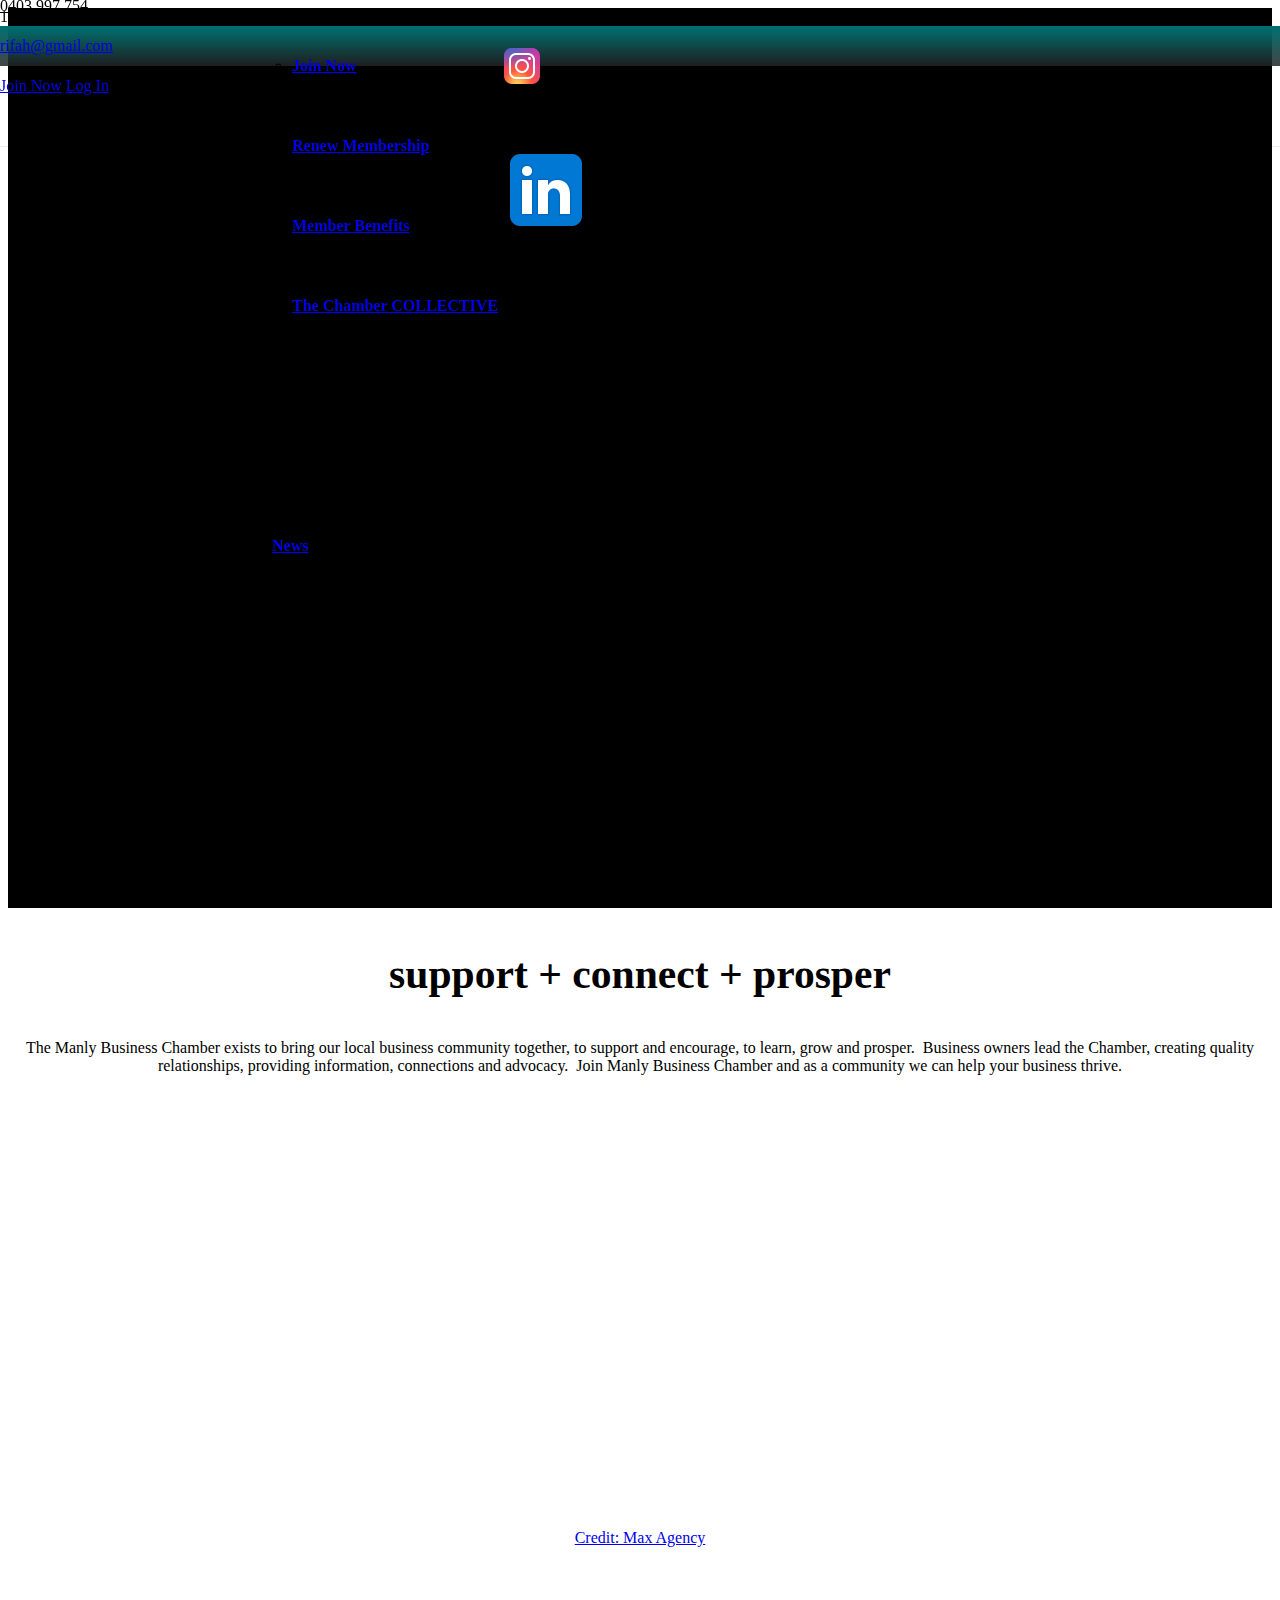
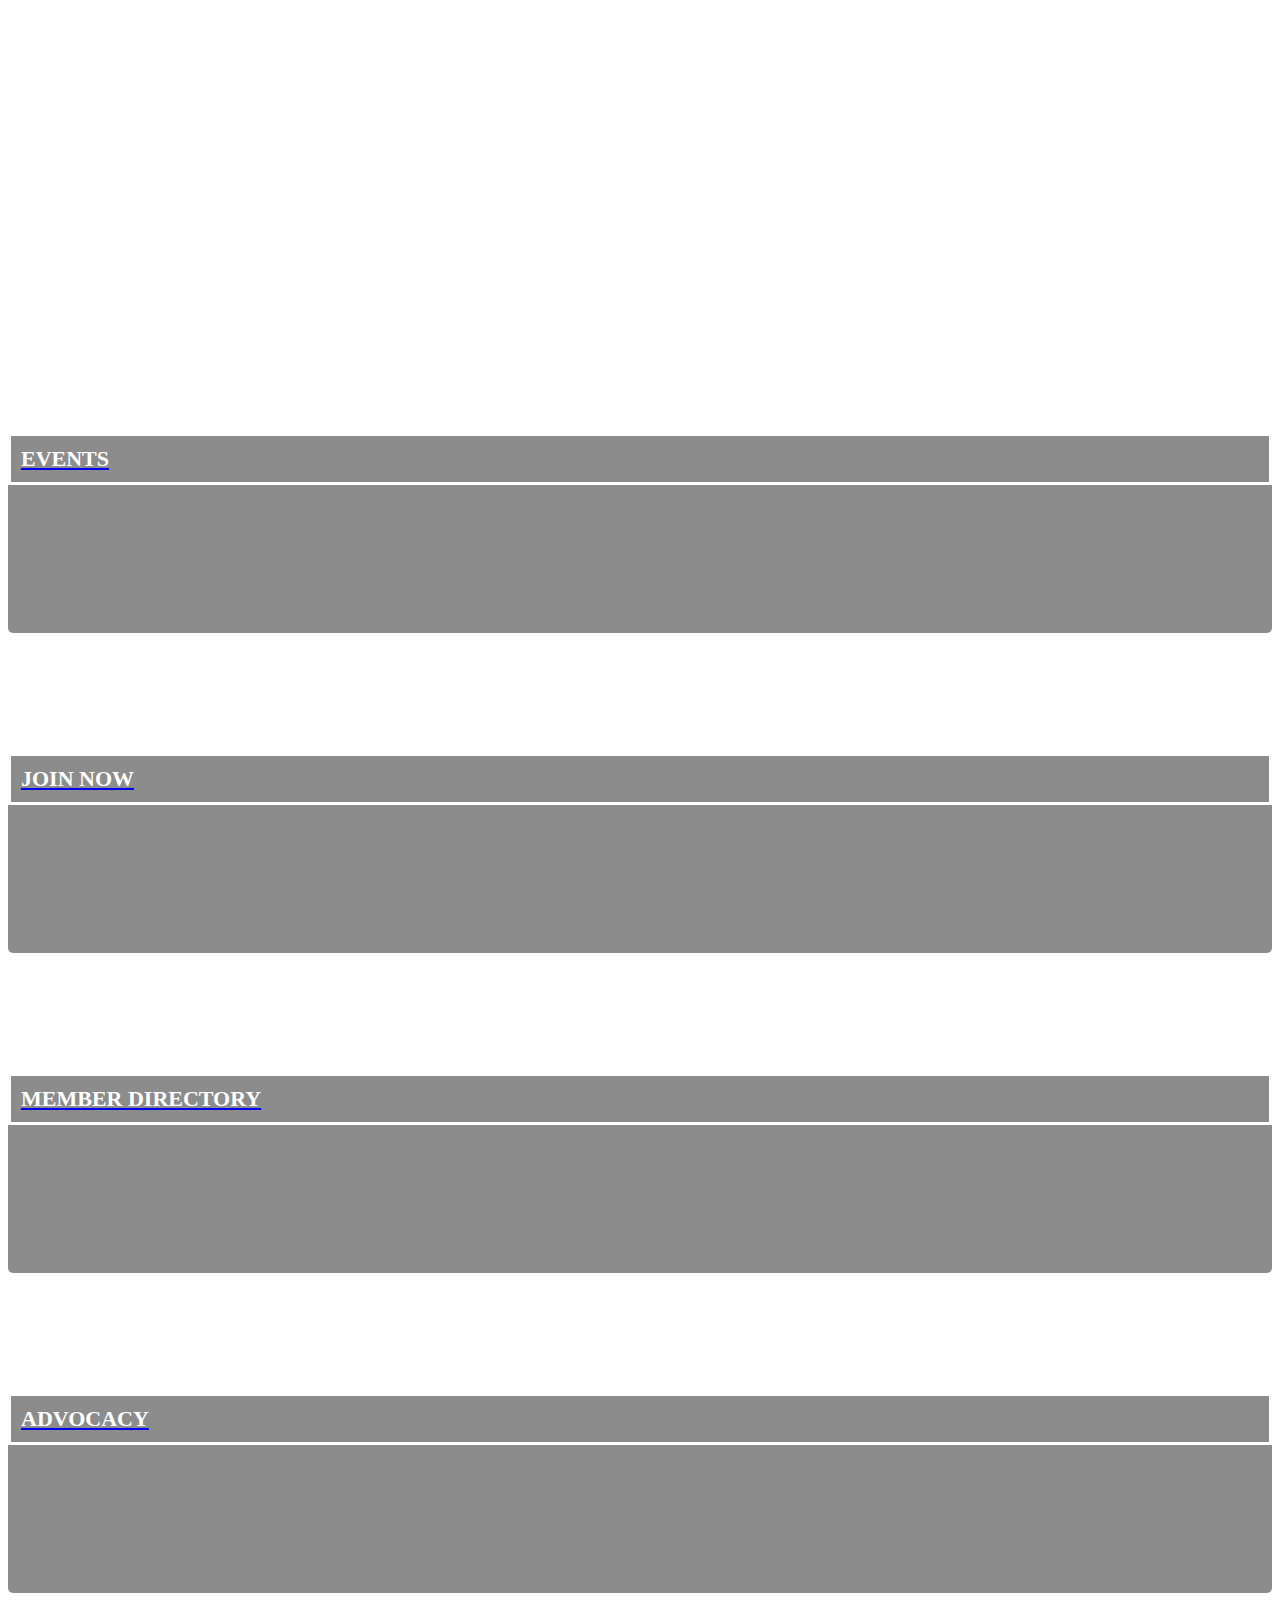
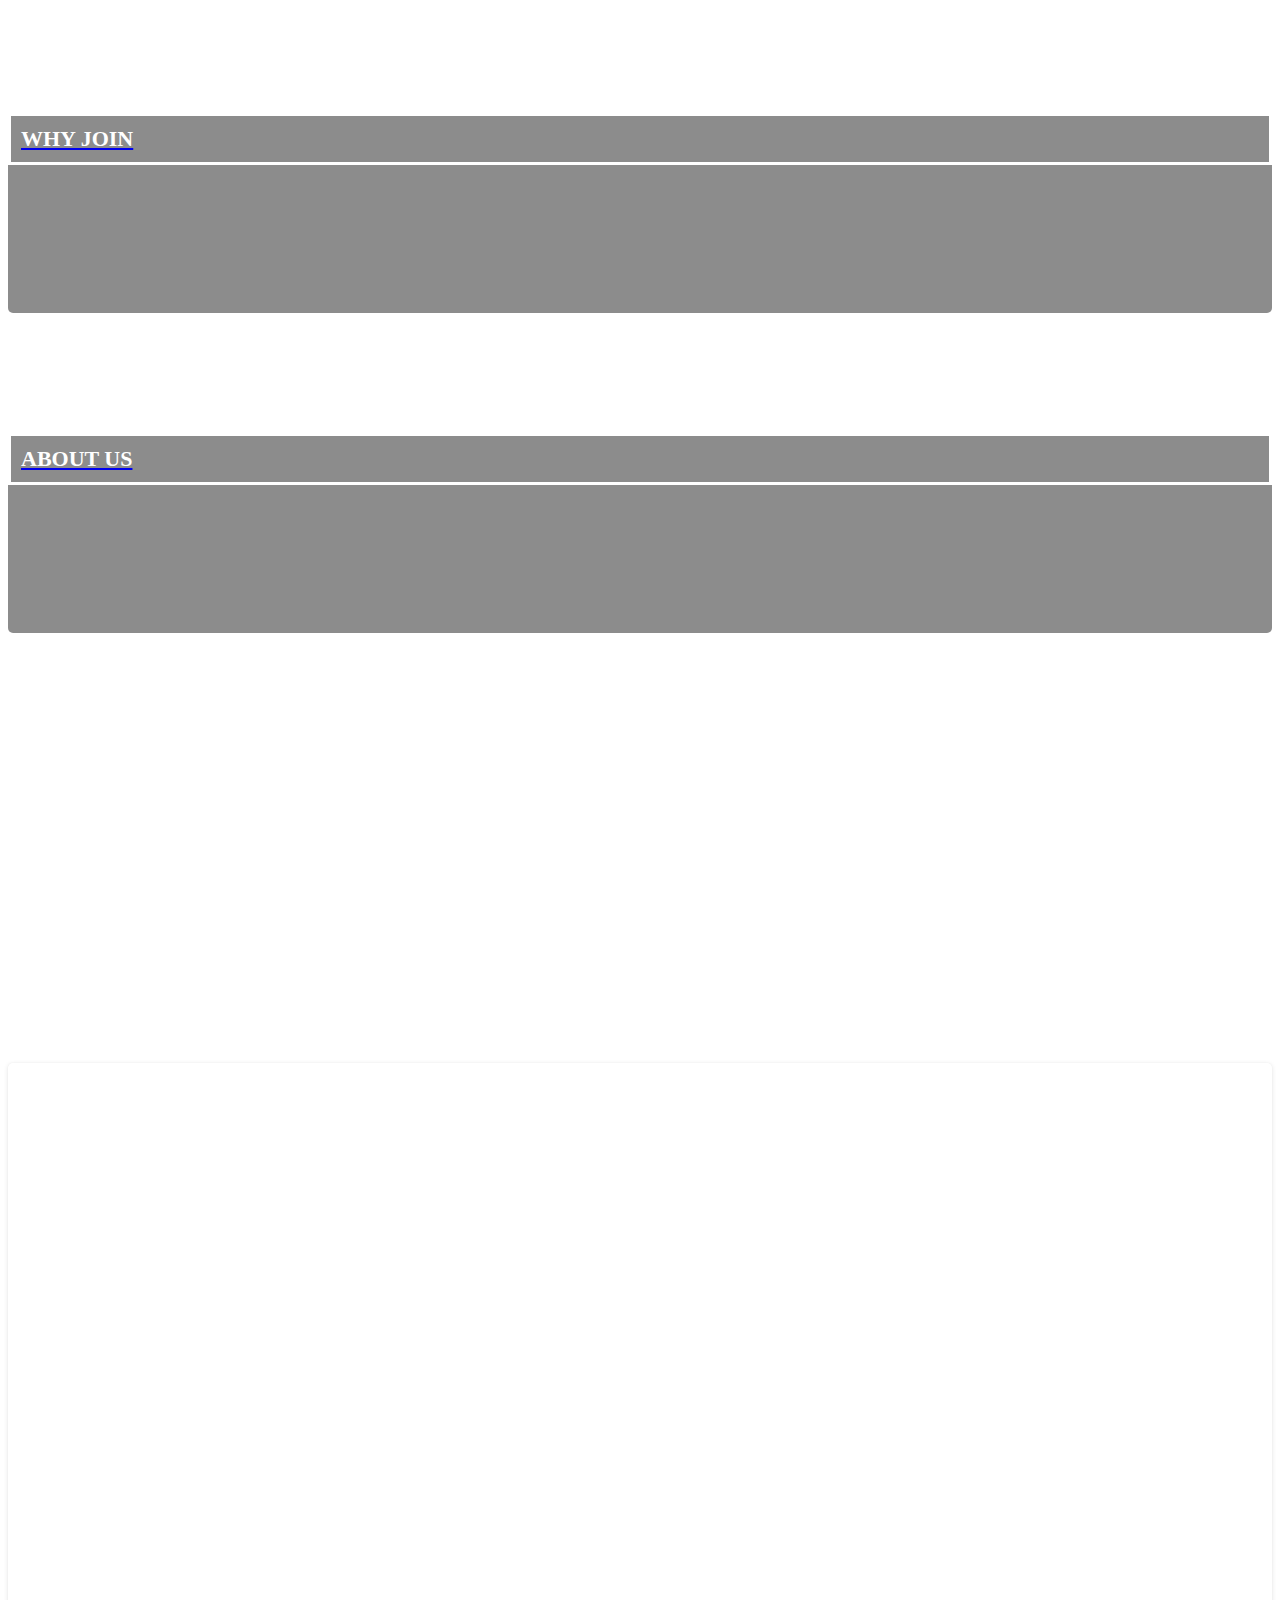
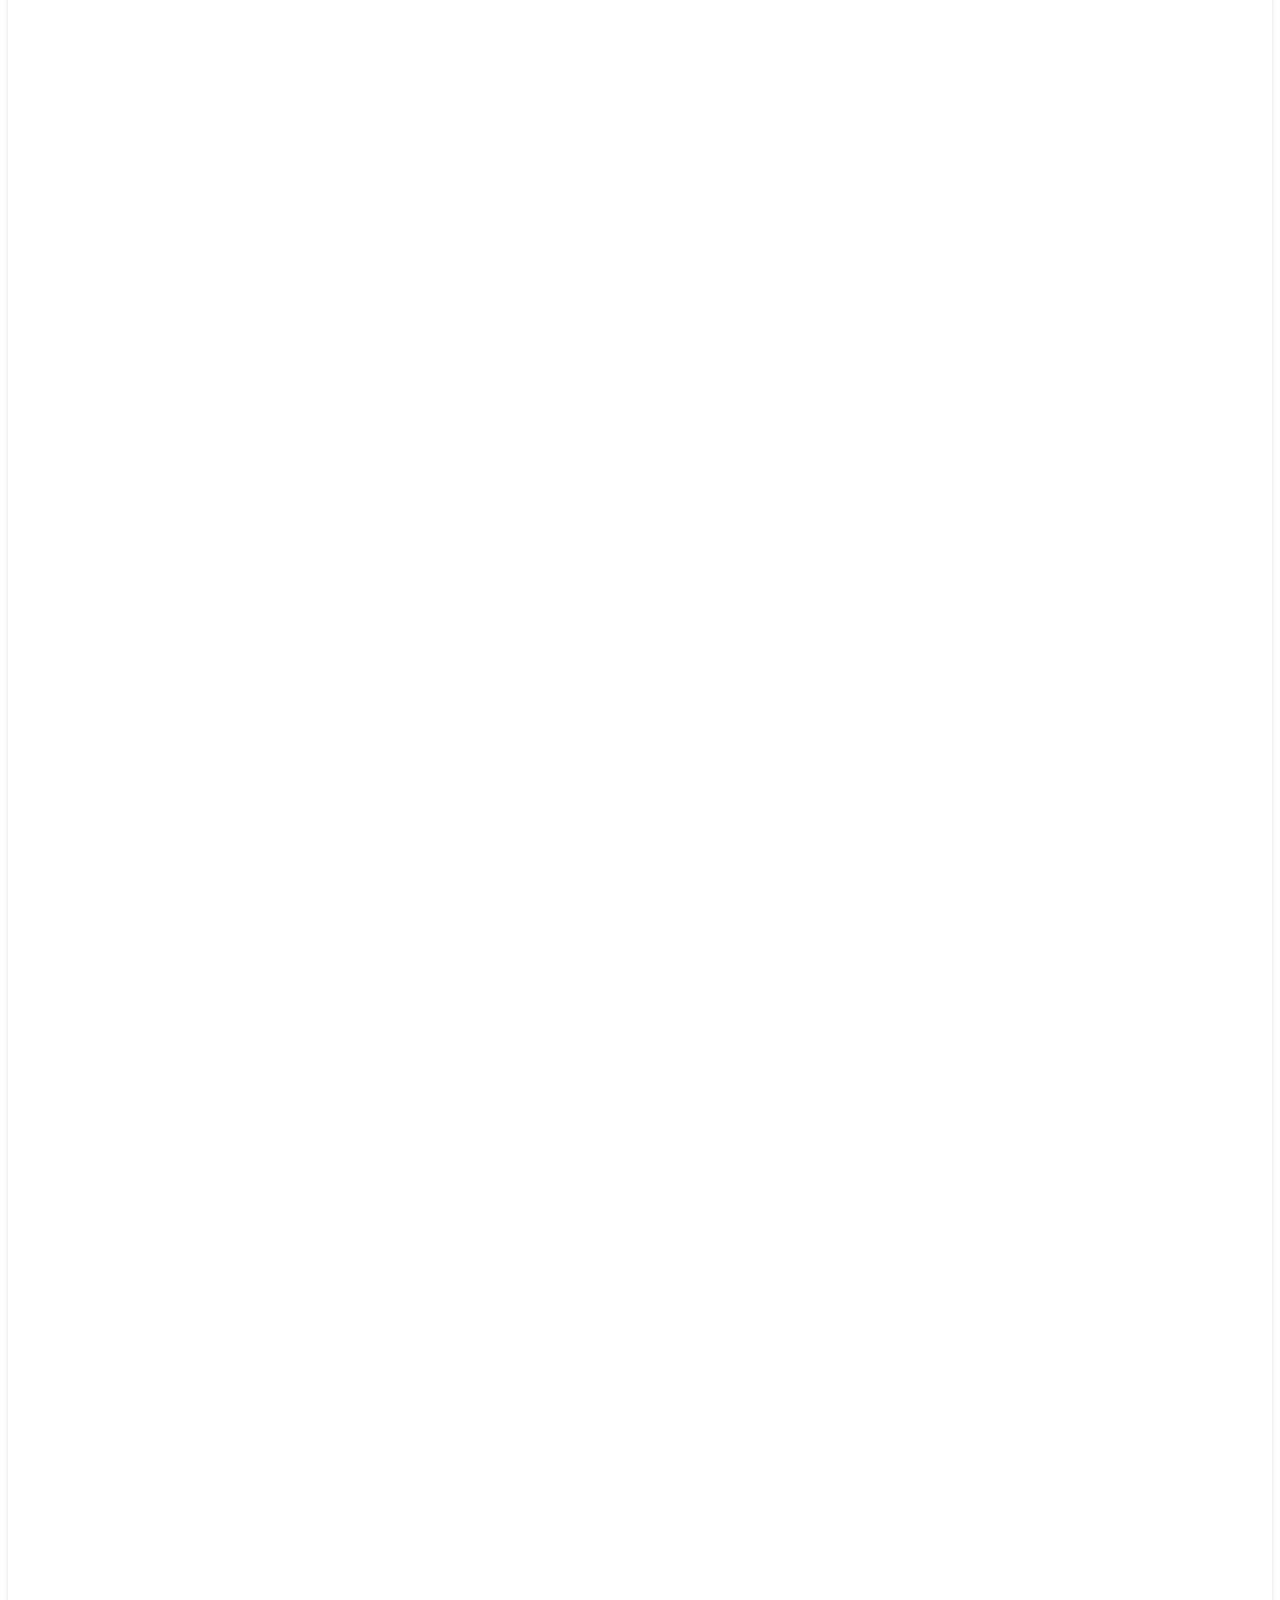
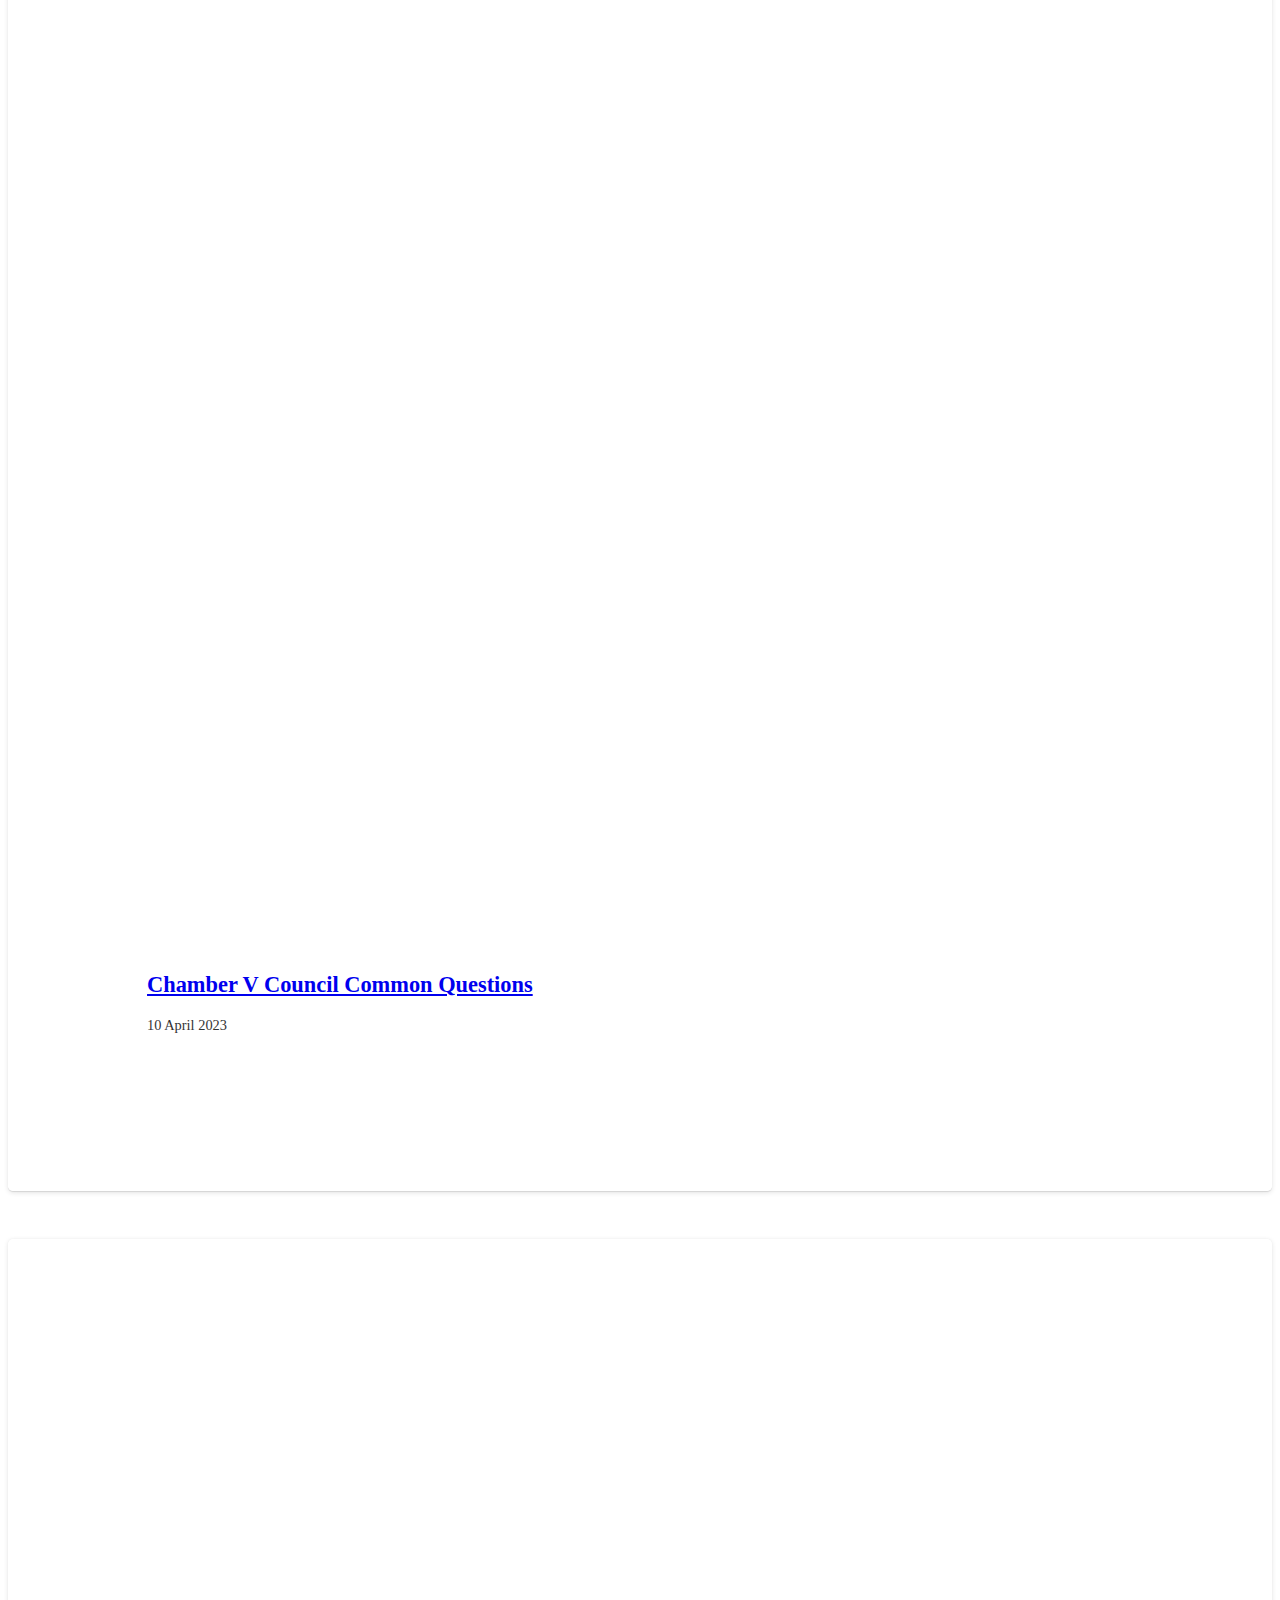
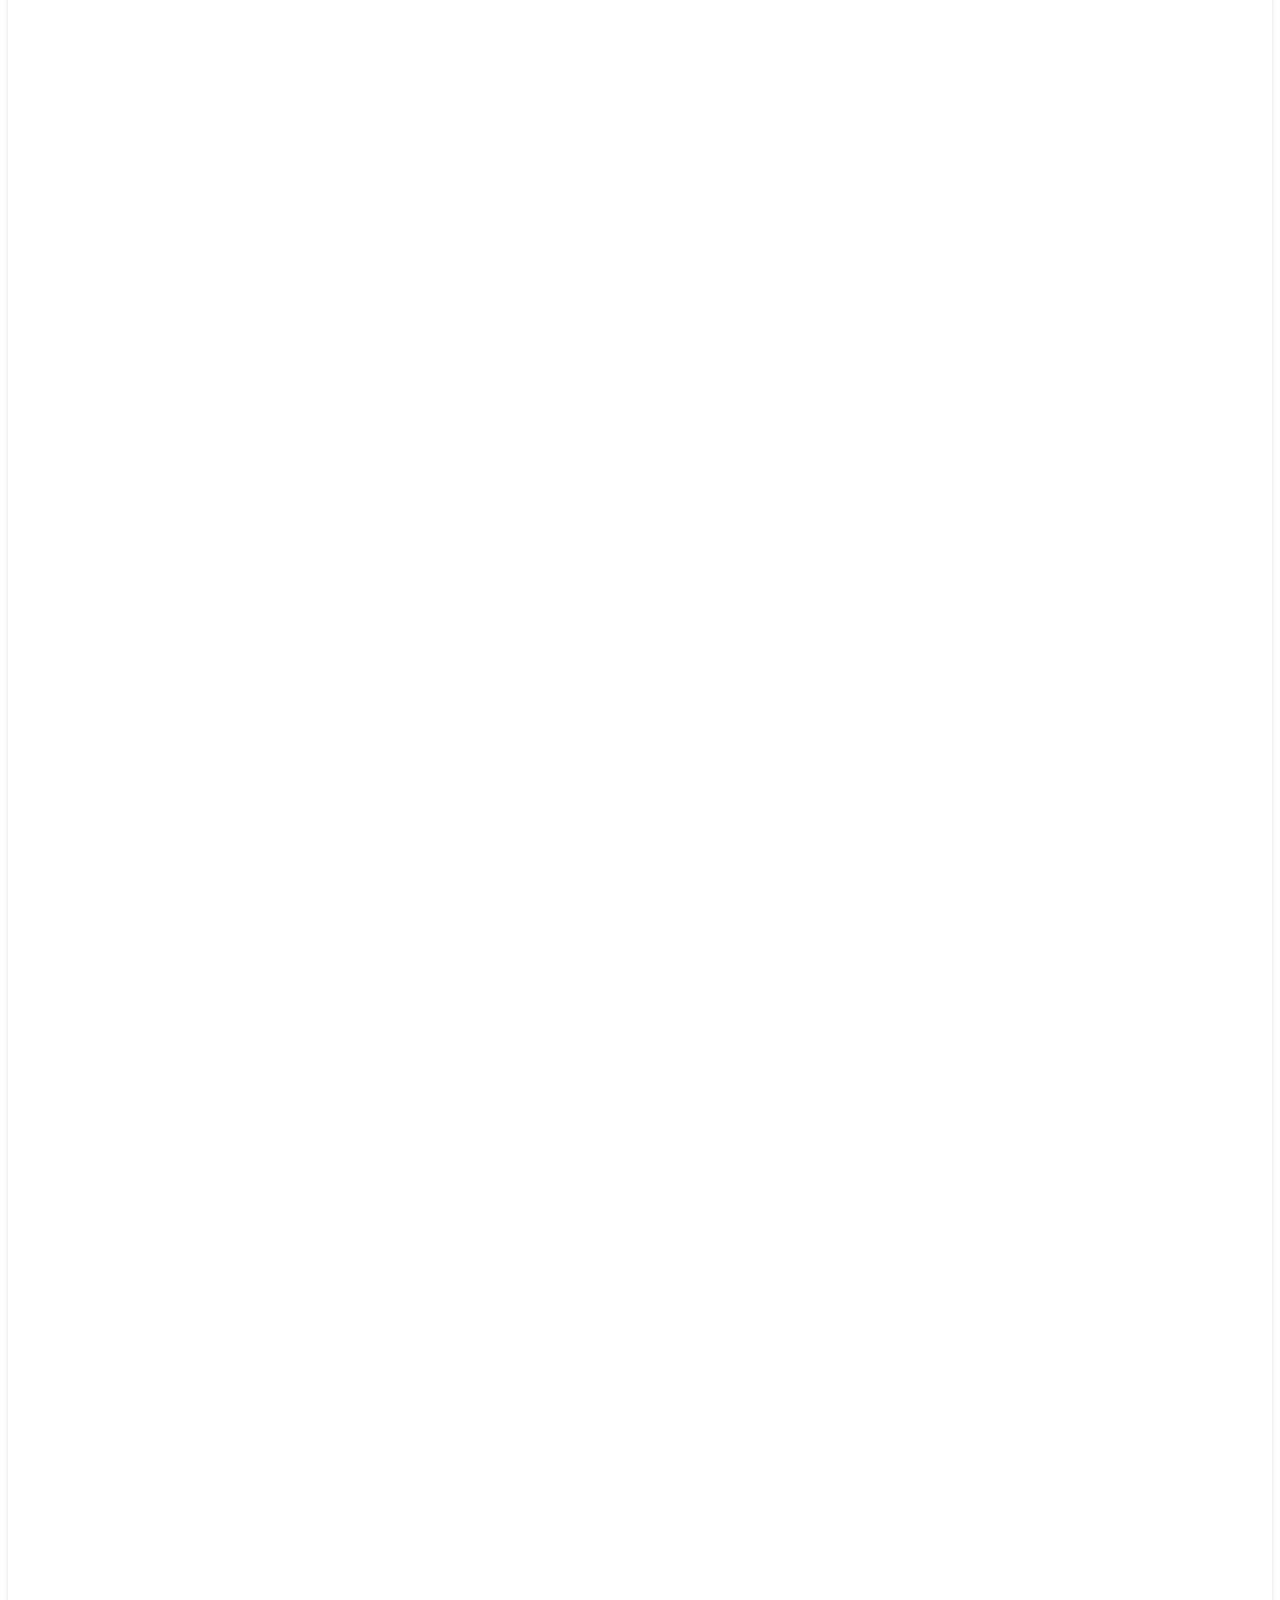
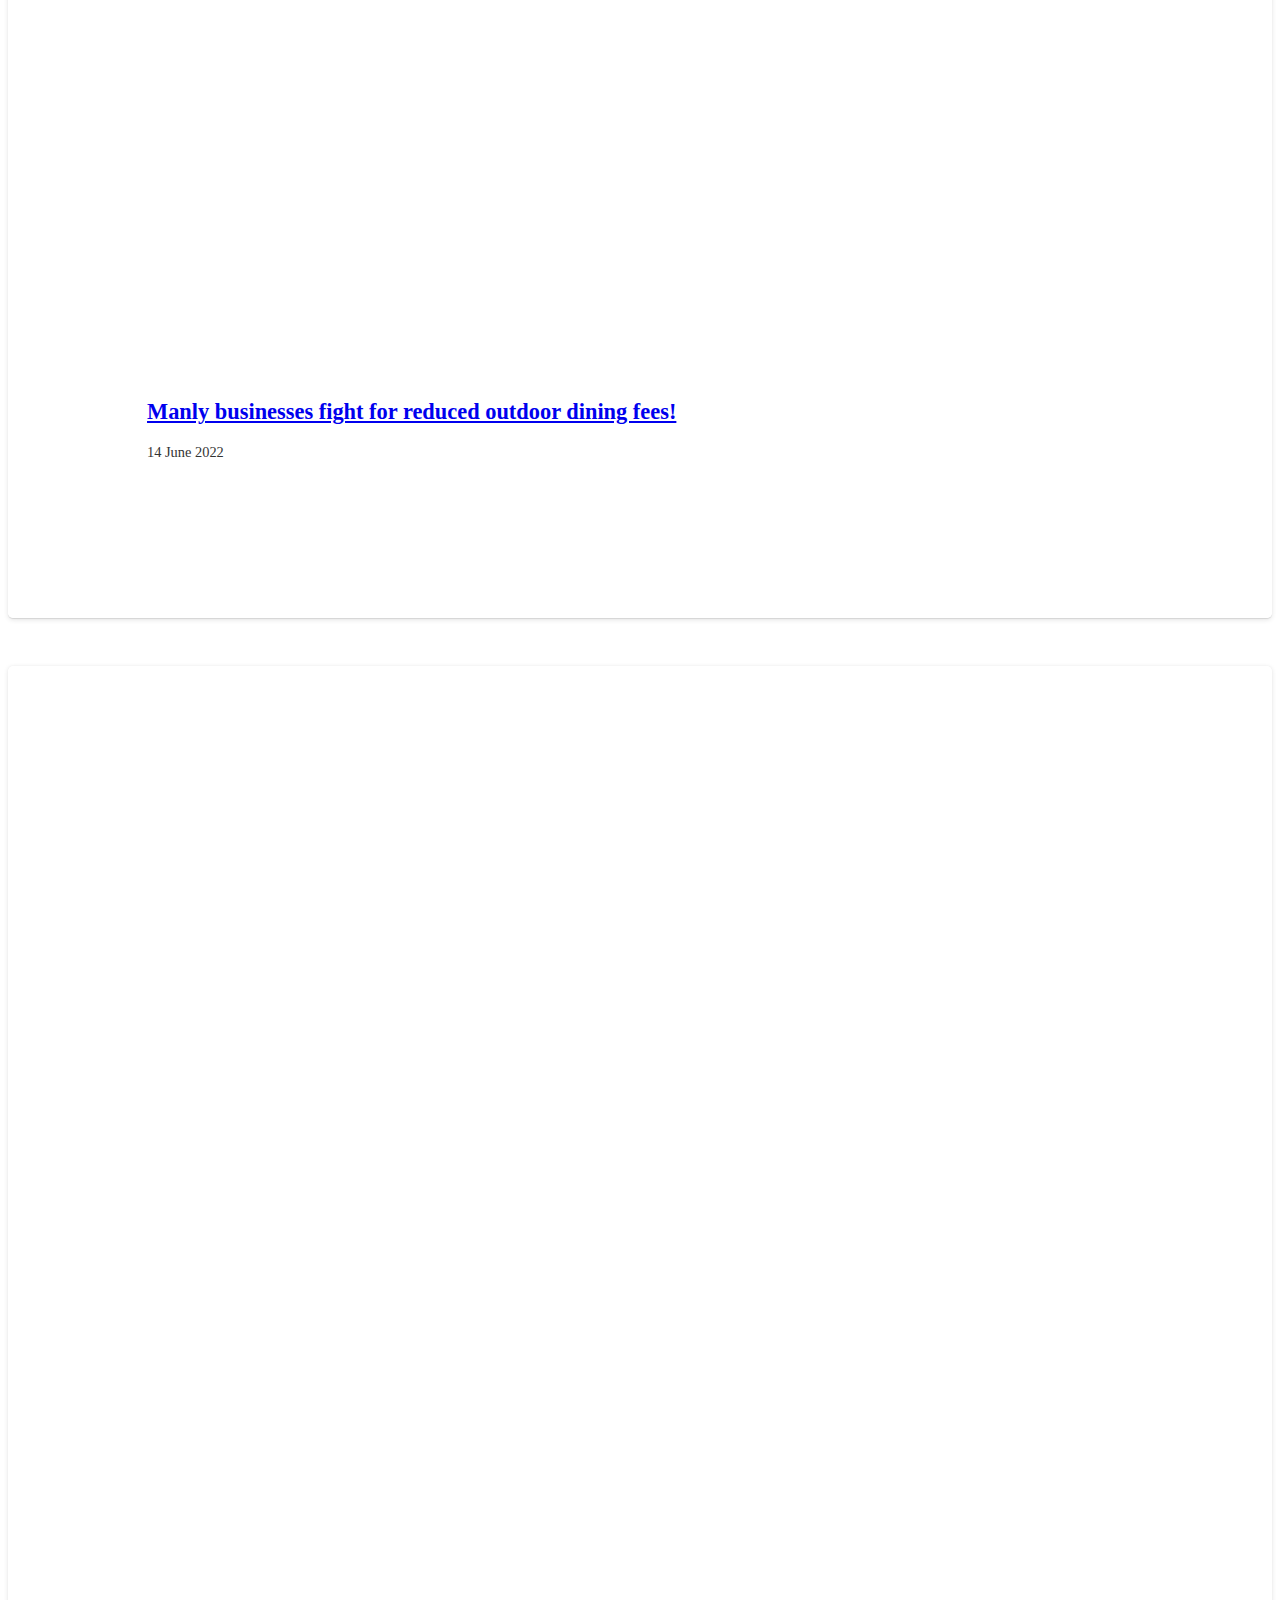
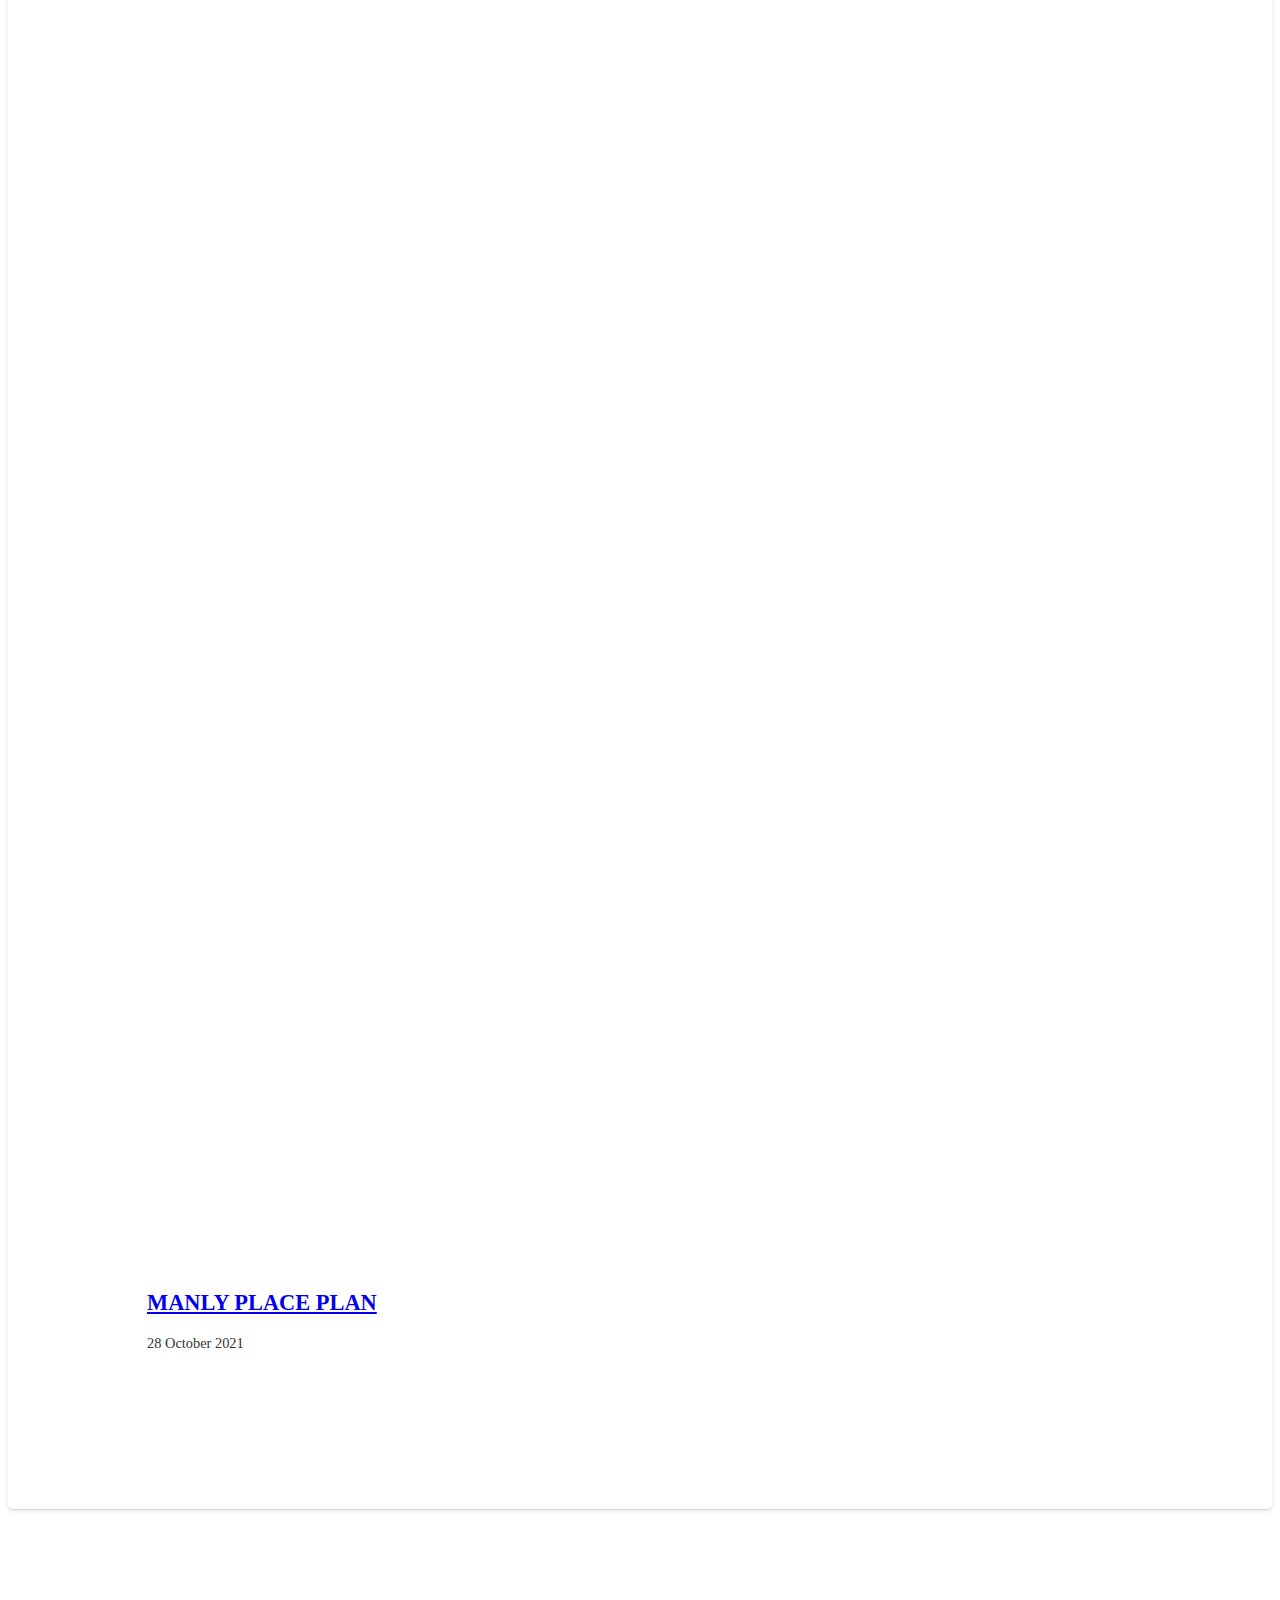
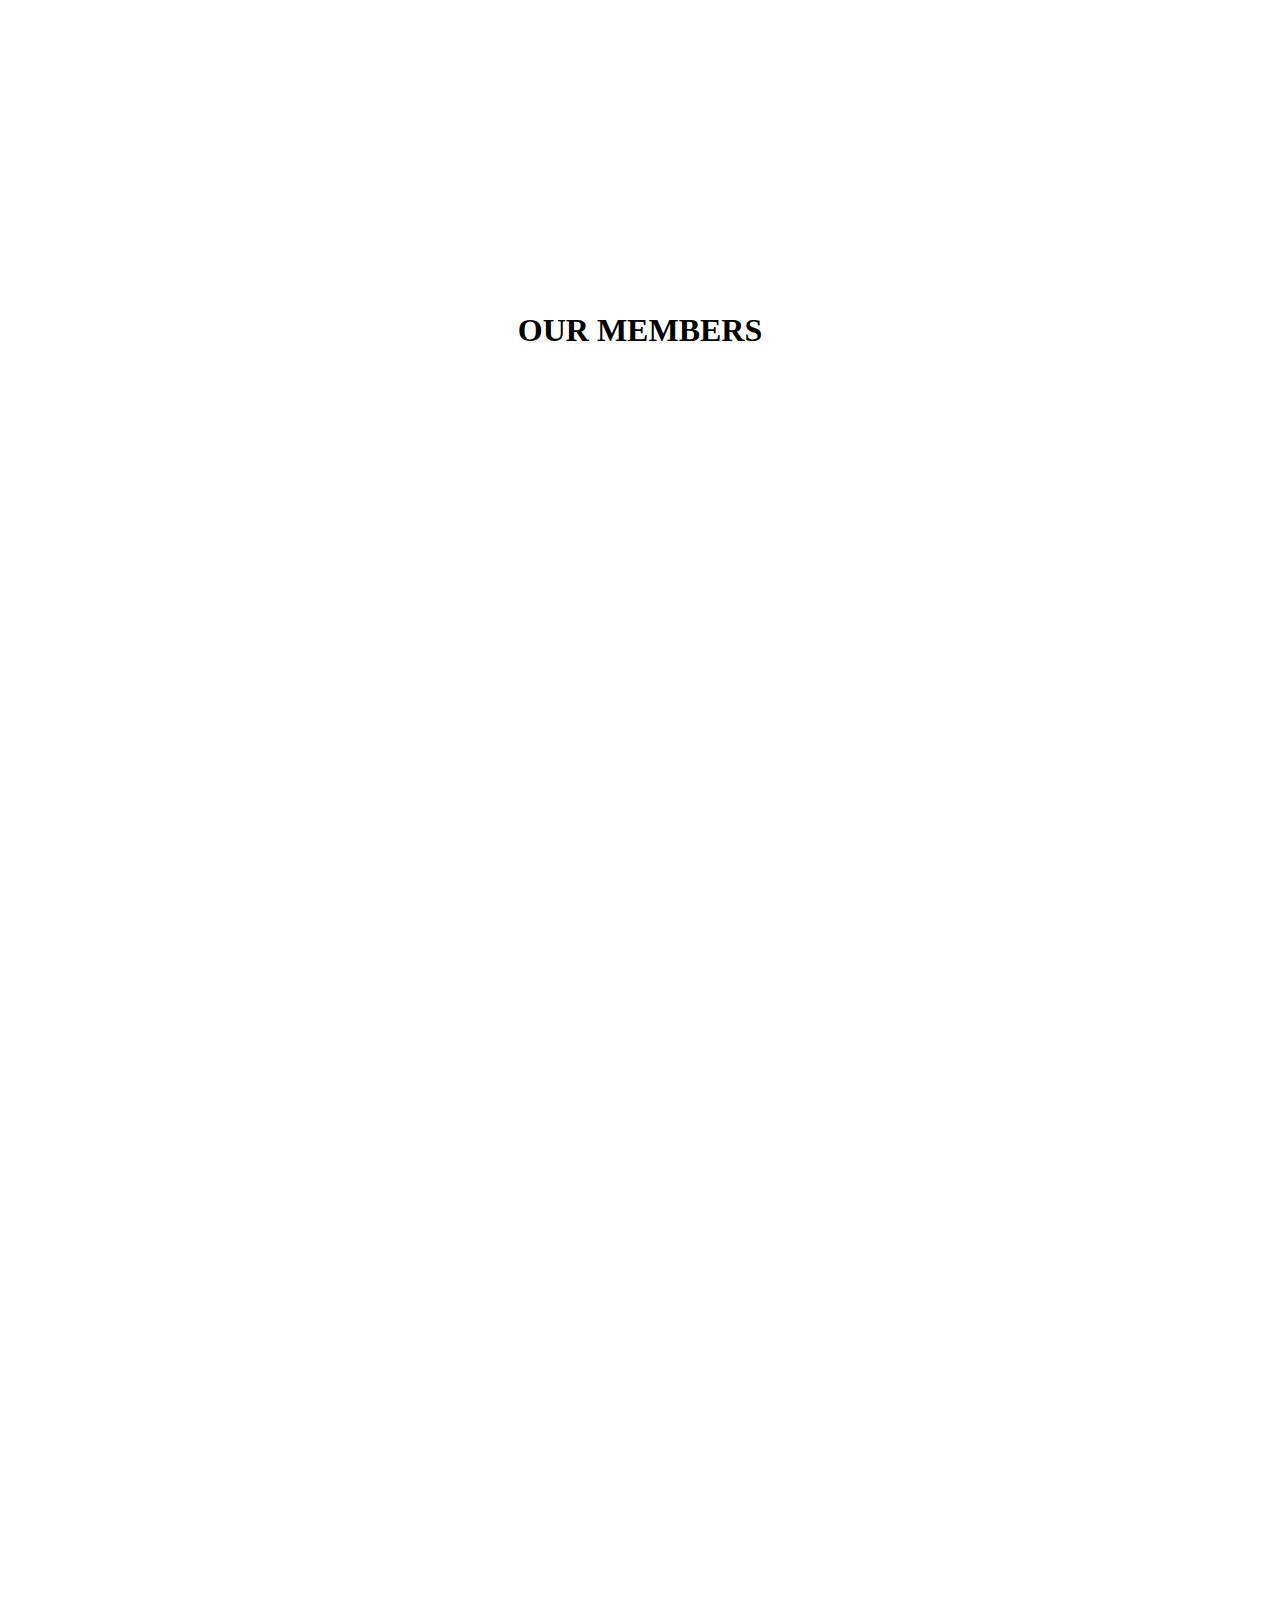
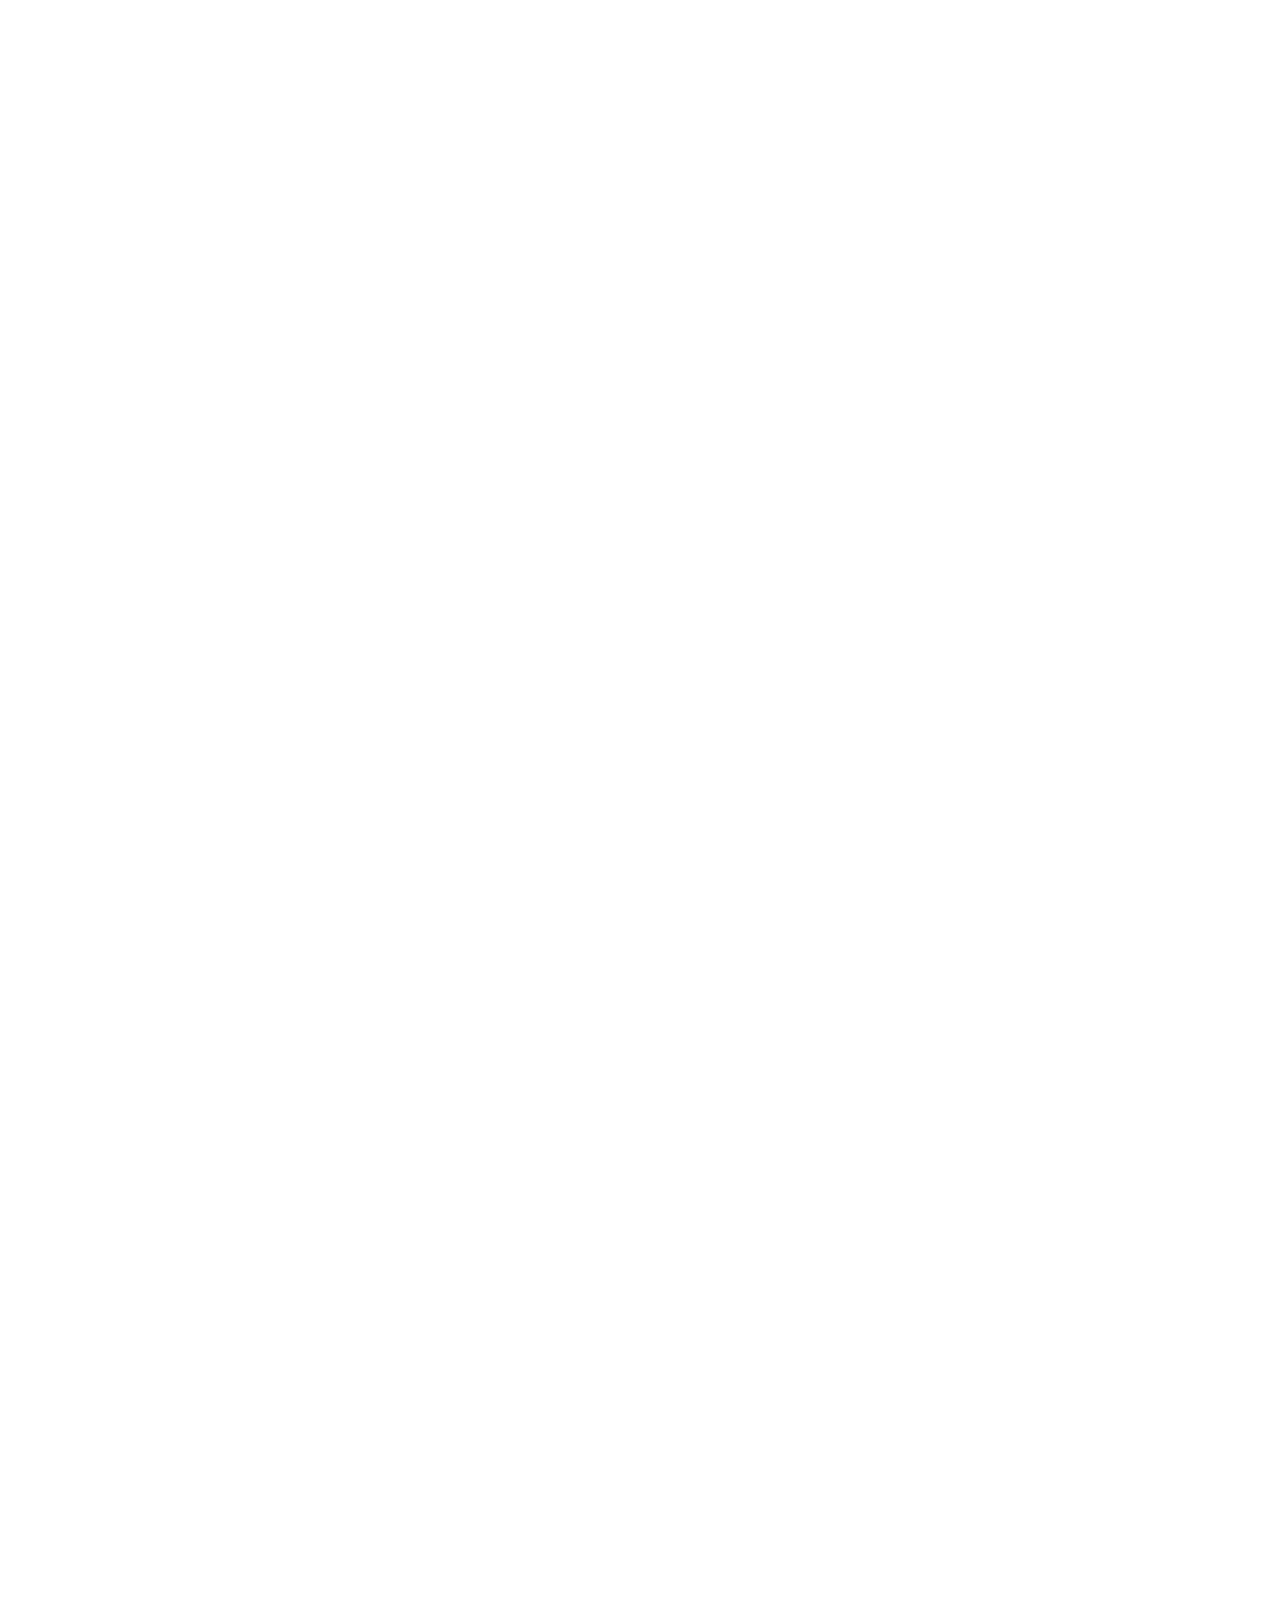
<file: manly.org.au/index.html>
<!DOCTYPE html>
<html lang="en-AU">
  <head>
    <meta charset="UTF-8" />
    <title>Rifah-Home</title>
    <meta name="robots" content="max-image-preview:large" />
    <!-- <link rel="dns-prefetch" href="//cdn.membershipworks.com" /> -->
    <link
      rel="alternate"
      type="application/rss+xml"
      title="Manly Business Chamber &raquo; Feed"
      href="https://manly.org.au/feed/"
    />
    <link
      rel="alternate"
      type="application/rss+xml"
      title="Manly Business Chamber &raquo; Comments Feed"
      href="https://manly.org.au/comments/feed/"
    />
    <meta name="viewport" content="width=device-width, initial-scale=1" />
    <meta name="SKYPE_TOOLBAR" content="SKYPE_TOOLBAR_PARSER_COMPATIBLE" />
    <meta name="theme-color" content="#00897b" />
    <meta
      property="og:title"
      content="Manly Business Chamber | Manly NSW Australia"
    />
    <meta
      name="description"
      content="The Manly Business Chamber exists to bring our local business community together, to support and encourage, to learn, grow and prosper. "
    />
    <meta property="og:url" content="https://rifah.org/wp-content/uploads/2023/11/rifah-logo.jpg" />
    <meta property="og:locale" content="en_AU" />
    <meta property="og:site_name" content="Manly Business Chamber" />
    <meta property="og:type" content="website" />
    <meta
      property="og:image"
      content="https://rifah.org/wp-content/uploads/2023/11/rifah-logo.jpg"
      itemprop="image"
    />
    <script>
      window._wpemojiSettings = {
        baseUrl: "https:\/\/s.w.org\/images\/core\/emoji\/15.0.3\/72x72\/",
        ext: ".png",
        svgUrl: "https:\/\/s.w.org\/images\/core\/emoji\/15.0.3\/svg\/",
        svgExt: ".svg",
        source: {
          concatemoji:
            "https:\/\/manly.org.au\/wp-includes\/js\/wp-emoji-release.min.js?ver=6.5.4",
        },
      };
      /*! This file is auto-generated */
      !(function (i, n) {
        var o, s, e;

        function c(e) {
          try {
            var t = {
              supportTests: e,
              timestamp: new Date().valueOf(),
            };
            sessionStorage.setItem(o, JSON.stringify(t));
          } catch (e) {}
        }

        function p(e, t, n) {
          e.clearRect(0, 0, e.canvas.width, e.canvas.height),
            e.fillText(t, 0, 0);
          var t = new Uint32Array(
              e.getImageData(0, 0, e.canvas.width, e.canvas.height).data
            ),
            r =
              (e.clearRect(0, 0, e.canvas.width, e.canvas.height),
              e.fillText(n, 0, 0),
              new Uint32Array(
                e.getImageData(0, 0, e.canvas.width, e.canvas.height).data
              ));
          return t.every(function (e, t) {
            return e === r[t];
          });
        }

        function u(e, t, n) {
          switch (t) {
            case "flag":
              return n(
                e,
                "\ud83c\udff3\ufe0f\u200d\u26a7\ufe0f",
                "\ud83c\udff3\ufe0f\u200b\u26a7\ufe0f"
              )
                ? !1
                : !n(
                    e,
                    "\ud83c\uddfa\ud83c\uddf3",
                    "\ud83c\uddfa\u200b\ud83c\uddf3"
                  ) &&
                    !n(
                      e,
                      "\ud83c\udff4\udb40\udc67\udb40\udc62\udb40\udc65\udb40\udc6e\udb40\udc67\udb40\udc7f",
                      "\ud83c\udff4\u200b\udb40\udc67\u200b\udb40\udc62\u200b\udb40\udc65\u200b\udb40\udc6e\u200b\udb40\udc67\u200b\udb40\udc7f"
                    );
            case "emoji":
              return !n(
                e,
                "\ud83d\udc26\u200d\u2b1b",
                "\ud83d\udc26\u200b\u2b1b"
              );
          }
          return !1;
        }

        function f(e, t, n) {
          var r =
              "undefined" != typeof WorkerGlobalScope &&
              self instanceof WorkerGlobalScope
                ? new OffscreenCanvas(300, 150)
                : i.createElement("canvas"),
            a = r.getContext("2d", {
              willReadFrequently: !0,
            }),
            o = ((a.textBaseline = "top"), (a.font = "600 32px Arial"), {});
          return (
            e.forEach(function (e) {
              o[e] = t(a, e, n);
            }),
            o
          );
        }

        function t(e) {
          var t = i.createElement("script");
          (t.src = e), (t.defer = !0), i.head.appendChild(t);
        }
        "undefined" != typeof Promise &&
          ((o = "wpEmojiSettingsSupports"),
          (s = ["flag", "emoji"]),
          (n.supports = {
            everything: !0,
            everythingExceptFlag: !0,
          }),
          (e = new Promise(function (e) {
            i.addEventListener("DOMContentLoaded", e, {
              once: !0,
            });
          })),
          new Promise(function (t) {
            var n = (function () {
              try {
                var e = JSON.parse(sessionStorage.getItem(o));
                if (
                  "object" == typeof e &&
                  "number" == typeof e.timestamp &&
                  new Date().valueOf() < e.timestamp + 604800 &&
                  "object" == typeof e.supportTests
                )
                  return e.supportTests;
              } catch (e) {}
              return null;
            })();
            if (!n) {
              if (
                "undefined" != typeof Worker &&
                "undefined" != typeof OffscreenCanvas &&
                "undefined" != typeof URL &&
                URL.createObjectURL &&
                "undefined" != typeof Blob
              )
                try {
                  var e =
                      "postMessage(" +
                      f.toString() +
                      "(" +
                      [JSON.stringify(s), u.toString(), p.toString()].join(
                        ","
                      ) +
                      "));",
                    r = new Blob([e], {
                      type: "text/javascript",
                    }),
                    a = new Worker(URL.createObjectURL(r), {
                      name: "wpTestEmojiSupports",
                    });
                  return void (a.onmessage = function (e) {
                    c((n = e.data)), a.terminate(), t(n);
                  });
                } catch (e) {}
              c((n = f(s, u, p)));
            }
            t(n);
          })
            .then(function (e) {
              for (var t in e)
                (n.supports[t] = e[t]),
                  (n.supports.everything =
                    n.supports.everything && n.supports[t]),
                  "flag" !== t &&
                    (n.supports.everythingExceptFlag =
                      n.supports.everythingExceptFlag && n.supports[t]);
              (n.supports.everythingExceptFlag =
                n.supports.everythingExceptFlag && !n.supports.flag),
                (n.DOMReady = !1),
                (n.readyCallback = function () {
                  n.DOMReady = !0;
                });
            })
            .then(function () {
              return e;
            })
            .then(function () {
              var e;
              n.supports.everything ||
                (n.readyCallback(),
                (e = n.source || {}).concatemoji
                  ? t(e.concatemoji)
                  : e.wpemoji && e.twemoji && (t(e.twemoji), t(e.wpemoji)));
            }));
      })((window, document), window._wpemojiSettings);
    </script>
    <style id="wp-emoji-styles-inline-css">
      img.wp-smiley,
      img.emoji {
        display: inline !important;
        border: none !important;
        box-shadow: none !important;
        height: 1em !important;
        width: 1em !important;
        margin: 0 0.07em !important;
        vertical-align: -0.1em !important;
        background: none !important;
        padding: 0 !important;
      }
    </style>
    <link
      rel="stylesheet"
      id="wp-block-library-css"
      href="https://manly.org.au/wp-includes/css/dist/block-library/style.min.css?ver=6.5.4"
      media="all"
    />
    <style id="classic-theme-styles-inline-css">
      /*! This file is auto-generated */

      .wp-block-button__link {
        color: #fff;
        background-color: #32373c;
        border-radius: 9999px;
        box-shadow: none;
        text-decoration: none;
        padding: calc(0.667em + 2px) calc(1.333em + 2px);
        font-size: 1.125em;
      }

      .wp-block-file__button {
        background: #32373c;
        color: #fff;
        text-decoration: none;
      }
    </style>
    <style id="global-styles-inline-css">
      body {
        --wp--preset--color--black: #000000;
        --wp--preset--color--cyan-bluish-gray: #abb8c3;
        --wp--preset--color--white: #ffffff;
        --wp--preset--color--pale-pink: #f78da7;
        --wp--preset--color--vivid-red: #cf2e2e;
        --wp--preset--color--luminous-vivid-orange: #ff6900;
        --wp--preset--color--luminous-vivid-amber: #fcb900;
        --wp--preset--color--light-green-cyan: #7bdcb5;
        --wp--preset--color--vivid-green-cyan: #00d084;
        --wp--preset--color--pale-cyan-blue: #8ed1fc;
        --wp--preset--color--vivid-cyan-blue: #0693e3;
        --wp--preset--color--vivid-purple: #9b51e0;
        --wp--preset--gradient--vivid-cyan-blue-to-vivid-purple: linear-gradient(
          135deg,
          rgba(6, 147, 227, 1) 0%,
          rgb(155, 81, 224) 100%
        );
        --wp--preset--gradient--light-green-cyan-to-vivid-green-cyan: linear-gradient(
          135deg,
          rgb(122, 220, 180) 0%,
          rgb(0, 208, 130) 100%
        );
        --wp--preset--gradient--luminous-vivid-amber-to-luminous-vivid-orange: linear-gradient(
          135deg,
          rgba(252, 185, 0, 1) 0%,
          rgba(255, 105, 0, 1) 100%
        );
        --wp--preset--gradient--luminous-vivid-orange-to-vivid-red: linear-gradient(
          135deg,
          rgba(255, 105, 0, 1) 0%,
          rgb(207, 46, 46) 100%
        );
        --wp--preset--gradient--very-light-gray-to-cyan-bluish-gray: linear-gradient(
          135deg,
          rgb(238, 238, 238) 0%,
          rgb(169, 184, 195) 100%
        );
        --wp--preset--gradient--cool-to-warm-spectrum: linear-gradient(
          135deg,
          rgb(74, 234, 220) 0%,
          rgb(151, 120, 209) 20%,
          rgb(207, 42, 186) 40%,
          rgb(238, 44, 130) 60%,
          rgb(251, 105, 98) 80%,
          rgb(254, 248, 76) 100%
        );
        --wp--preset--gradient--blush-light-purple: linear-gradient(
          135deg,
          rgb(255, 206, 236) 0%,
          rgb(152, 150, 240) 100%
        );
        --wp--preset--gradient--blush-bordeaux: linear-gradient(
          135deg,
          rgb(254, 205, 165) 0%,
          rgb(254, 45, 45) 50%,
          rgb(107, 0, 62) 100%
        );
        --wp--preset--gradient--luminous-dusk: linear-gradient(
          135deg,
          rgb(255, 203, 112) 0%,
          rgb(199, 81, 192) 50%,
          rgb(65, 88, 208) 100%
        );
        --wp--preset--gradient--pale-ocean: linear-gradient(
          135deg,
          rgb(255, 245, 203) 0%,
          rgb(182, 227, 212) 50%,
          rgb(51, 167, 181) 100%
        );
        --wp--preset--gradient--electric-grass: linear-gradient(
          135deg,
          rgb(202, 248, 128) 0%,
          rgb(113, 206, 126) 100%
        );
        --wp--preset--gradient--midnight: linear-gradient(
          135deg,
          rgb(2, 3, 129) 0%,
          rgb(40, 116, 252) 100%
        );
        --wp--preset--font-size--small: 13px;
        --wp--preset--font-size--medium: 20px;
        --wp--preset--font-size--large: 36px;
        --wp--preset--font-size--x-large: 42px;
        --wp--preset--spacing--20: 0.44rem;
        --wp--preset--spacing--30: 0.67rem;
        --wp--preset--spacing--40: 1rem;
        --wp--preset--spacing--50: 1.5rem;
        --wp--preset--spacing--60: 2.25rem;
        --wp--preset--spacing--70: 3.38rem;
        --wp--preset--spacing--80: 5.06rem;
        --wp--preset--shadow--natural: 6px 6px 9px rgba(0, 0, 0, 0.2);
        --wp--preset--shadow--deep: 12px 12px 50px rgba(0, 0, 0, 0.4);
        --wp--preset--shadow--sharp: 6px 6px 0px rgba(0, 0, 0, 0.2);
        --wp--preset--shadow--outlined: 6px 6px 0px -3px rgba(255, 255, 255, 1),
          6px 6px rgba(0, 0, 0, 1);
        --wp--preset--shadow--crisp: 6px 6px 0px rgba(0, 0, 0, 1);
      }

      :where(.is-layout-flex) {
        gap: 0.5em;
      }

      :where(.is-layout-grid) {
        gap: 0.5em;
      }

      body .is-layout-flex {
        display: flex;
      }

      body .is-layout-flex {
        flex-wrap: wrap;
        align-items: center;
      }

      body .is-layout-flex > * {
        margin: 0;
      }

      body .is-layout-grid {
        display: grid;
      }

      body .is-layout-grid > * {
        margin: 0;
      }

      :where(.wp-block-columns.is-layout-flex) {
        gap: 2em;
      }

      :where(.wp-block-columns.is-layout-grid) {
        gap: 2em;
      }

      :where(.wp-block-post-template.is-layout-flex) {
        gap: 1.25em;
      }

      :where(.wp-block-post-template.is-layout-grid) {
        gap: 1.25em;
      }

      .has-black-color {
        color: var(--wp--preset--color--black) !important;
      }

      .has-cyan-bluish-gray-color {
        color: var(--wp--preset--color--cyan-bluish-gray) !important;
      }

      .has-white-color {
        color: var(--wp--preset--color--white) !important;
      }

      .has-pale-pink-color {
        color: var(--wp--preset--color--pale-pink) !important;
      }

      .has-vivid-red-color {
        color: var(--wp--preset--color--vivid-red) !important;
      }

      .has-luminous-vivid-orange-color {
        color: var(--wp--preset--color--luminous-vivid-orange) !important;
      }

      .has-luminous-vivid-amber-color {
        color: var(--wp--preset--color--luminous-vivid-amber) !important;
      }

      .has-light-green-cyan-color {
        color: var(--wp--preset--color--light-green-cyan) !important;
      }

      .has-vivid-green-cyan-color {
        color: var(--wp--preset--color--vivid-green-cyan) !important;
      }

      .has-pale-cyan-blue-color {
        color: var(--wp--preset--color--pale-cyan-blue) !important;
      }

      .has-vivid-cyan-blue-color {
        color: var(--wp--preset--color--vivid-cyan-blue) !important;
      }

      .has-vivid-purple-color {
        color: var(--wp--preset--color--vivid-purple) !important;
      }

      .has-black-background-color {
        background-color: var(--wp--preset--color--black) !important;
      }

      .has-cyan-bluish-gray-background-color {
        background-color: var(--wp--preset--color--cyan-bluish-gray) !important;
      }

      .has-white-background-color {
        background-color: var(--wp--preset--color--white) !important;
      }

      .has-pale-pink-background-color {
        background-color: var(--wp--preset--color--pale-pink) !important;
      }

      .has-vivid-red-background-color {
        background-color: var(--wp--preset--color--vivid-red) !important;
      }

      .has-luminous-vivid-orange-background-color {
        background-color: var(
          --wp--preset--color--luminous-vivid-orange
        ) !important;
      }

      .has-luminous-vivid-amber-background-color {
        background-color: var(
          --wp--preset--color--luminous-vivid-amber
        ) !important;
      }

      .has-light-green-cyan-background-color {
        background-color: var(--wp--preset--color--light-green-cyan) !important;
      }

      .has-vivid-green-cyan-background-color {
        background-color: var(--wp--preset--color--vivid-green-cyan) !important;
      }

      .has-pale-cyan-blue-background-color {
        background-color: var(--wp--preset--color--pale-cyan-blue) !important;
      }

      .has-vivid-cyan-blue-background-color {
        background-color: var(--wp--preset--color--vivid-cyan-blue) !important;
      }

      .has-vivid-purple-background-color {
        background-color: var(--wp--preset--color--vivid-purple) !important;
      }

      .has-black-border-color {
        border-color: var(--wp--preset--color--black) !important;
      }

      .has-cyan-bluish-gray-border-color {
        border-color: var(--wp--preset--color--cyan-bluish-gray) !important;
      }

      .has-white-border-color {
        border-color: var(--wp--preset--color--white) !important;
      }

      .has-pale-pink-border-color {
        border-color: var(--wp--preset--color--pale-pink) !important;
      }

      .has-vivid-red-border-color {
        border-color: var(--wp--preset--color--vivid-red) !important;
      }

      .has-luminous-vivid-orange-border-color {
        border-color: var(
          --wp--preset--color--luminous-vivid-orange
        ) !important;
      }

      .has-luminous-vivid-amber-border-color {
        border-color: var(--wp--preset--color--luminous-vivid-amber) !important;
      }

      .has-light-green-cyan-border-color {
        border-color: var(--wp--preset--color--light-green-cyan) !important;
      }

      .has-vivid-green-cyan-border-color {
        border-color: var(--wp--preset--color--vivid-green-cyan) !important;
      }

      .has-pale-cyan-blue-border-color {
        border-color: var(--wp--preset--color--pale-cyan-blue) !important;
      }

      .has-vivid-cyan-blue-border-color {
        border-color: var(--wp--preset--color--vivid-cyan-blue) !important;
      }

      .has-vivid-purple-border-color {
        border-color: var(--wp--preset--color--vivid-purple) !important;
      }

      .has-vivid-cyan-blue-to-vivid-purple-gradient-background {
        background: var(
          --wp--preset--gradient--vivid-cyan-blue-to-vivid-purple
        ) !important;
      }

      .has-light-green-cyan-to-vivid-green-cyan-gradient-background {
        background: var(
          --wp--preset--gradient--light-green-cyan-to-vivid-green-cyan
        ) !important;
      }

      .has-luminous-vivid-amber-to-luminous-vivid-orange-gradient-background {
        background: var(
          --wp--preset--gradient--luminous-vivid-amber-to-luminous-vivid-orange
        ) !important;
      }

      .has-luminous-vivid-orange-to-vivid-red-gradient-background {
        background: var(
          --wp--preset--gradient--luminous-vivid-orange-to-vivid-red
        ) !important;
      }

      .has-very-light-gray-to-cyan-bluish-gray-gradient-background {
        background: var(
          --wp--preset--gradient--very-light-gray-to-cyan-bluish-gray
        ) !important;
      }

      .has-cool-to-warm-spectrum-gradient-background {
        background: var(
          --wp--preset--gradient--cool-to-warm-spectrum
        ) !important;
      }

      .has-blush-light-purple-gradient-background {
        background: var(--wp--preset--gradient--blush-light-purple) !important;
      }

      .has-blush-bordeaux-gradient-background {
        background: var(--wp--preset--gradient--blush-bordeaux) !important;
      }

      .has-luminous-dusk-gradient-background {
        background: var(--wp--preset--gradient--luminous-dusk) !important;
      }

      .has-pale-ocean-gradient-background {
        background: var(--wp--preset--gradient--pale-ocean) !important;
      }

      .has-electric-grass-gradient-background {
        background: var(--wp--preset--gradient--electric-grass) !important;
      }

      .has-midnight-gradient-background {
        background: var(--wp--preset--gradient--midnight) !important;
      }

      .has-small-font-size {
        font-size: var(--wp--preset--font-size--small) !important;
      }

      .has-medium-font-size {
        font-size: var(--wp--preset--font-size--medium) !important;
      }

      .has-large-font-size {
        font-size: var(--wp--preset--font-size--large) !important;
      }

      .has-x-large-font-size {
        font-size: var(--wp--preset--font-size--x-large) !important;
      }

      .wp-block-navigation a:where(:not(.wp-element-button)) {
        color: inherit;
      }

      :where(.wp-block-post-template.is-layout-flex) {
        gap: 1.25em;
      }

      :where(.wp-block-post-template.is-layout-grid) {
        gap: 1.25em;
      }

      :where(.wp-block-columns.is-layout-flex) {
        gap: 2em;
      }

      :where(.wp-block-columns.is-layout-grid) {
        gap: 2em;
      }

      .wp-block-pullquote {
        font-size: 1.5em;
        line-height: 1.6;
      }
    </style>
    <link
      rel="stylesheet"
      id="sf-css-css"
      href="https://cdn.membershipworks.com/all.css"
      media="all"
    />
    <link
      rel="stylesheet"
      id="us-theme-css"
      href="https://manly.org.au/wp-content/uploads/us-assets/manly.org.au.css?ver=8b07b397"
      media="all"
    />
    <link rel="https://api.w.org/" href="https://manly.org.au/wp-json/" />
    <link
      rel="alternate"
      type="application/json"
      href="https://manly.org.au/wp-json/wp/v2/pages/24"
    />
    <link
      rel="EditURI"
      type="application/rsd+xml"
      title="RSD"
      href="https://manly.org.au/xmlrpc.php?rsd"
    />
    <meta name="generator" content="WordPress 6.5.4" />
    <link rel="canonical" href="https://manly.org.au/" />
    <link rel="shortlink" href="https://manly.org.au/" />
    <link
      rel="alternate"
      type="application/json+oembed"
      href="https://manly.org.au/wp-json/oembed/1.0/embed?url=https%3A%2F%2Fmanly.org.au%2F"
    />
    <link
      rel="alternate"
      type="text/xml+oembed"
      href="https://manly.org.au/wp-json/oembed/1.0/embed?url=https%3A%2F%2Fmanly.org.au%2F&#038;format=xml"
    />
    <script>
      document.documentElement.className = document.documentElement.className.replace(
        "no-js",
        "js"
      );
    </script>
    <style>
      .no-js img.lazyload {
        display: none;
      }

      figure.wp-block-image img.lazyloading {
        min-width: 150px;
      }

      .lazyload,
      .lazyloading {
        opacity: 0;
      }

      .lazyloaded {
        opacity: 1;
        transition: opacity 400ms;
        transition-delay: 0ms;
      }
    </style>
    <script>
      if (
        !/Android|webOS|iPhone|iPad|iPod|BlackBerry|IEMobile|Opera Mini/i.test(
          navigator.userAgent
        )
      ) {
        var root = document.getElementsByTagName("html")[0];
        root.className += " no-touch";
      }
    </script>
    <meta
      name="generator"
      content="Powered by WPBakery Page Builder - drag and drop page builder for WordPress."
    />
    <link
      rel="icon"
      href="https://manly.org.au/wp-content/uploads/2021/08/cropped-icon-1-32x32.png"
      sizes="32x32"
    />
    <link
      rel="icon"
      href="https://manly.org.au/wp-content/uploads/2021/08/cropped-icon-1-192x192.png"
      sizes="192x192"
    />
    <link
      rel="apple-touch-icon"
      href="https://manly.org.au/wp-content/uploads/2021/08/cropped-icon-1-180x180.png"
    />
    <meta
      name="msapplication-TileImage"
      content="https://manly.org.au/wp-content/uploads/2021/08/cropped-icon-1-270x270.png"
    />
    <style type="text/css" data-type="vc_custom-css">
      .w-flipbox-front[style*="color"] .w-flipbox-front-title,
      .w-flipbox-back[style*="color"] .w-flipbox-back-title {
        color: inherit;
        margin-top: 100px;
      }

      .w-flipbox-front[style*="color"] .w-flipbox-front-title,
      .w-flipbox-back[style*="color"] .w-flipbox-back-title {
        color: inherit;
        margin-top: 120px;
        padding: 10px;
        border: solid white;
      }
    </style>
    <noscript
      ><style>
        .wpb_animate_when_almost_visible {
          opacity: 1;
        }
      </style></noscript
    >
    <style id="us-icon-fonts">
      @font-face {
        font-display: block;
        font-style: normal;
        font-family: "fontawesome";
        font-weight: 900;
        src: url("https://manly.org.au/wp-content/themes/Impreza/fonts/fa-solid-900.woff2?ver=8.3.2")
            format("woff2"),
          url("https://manly.org.au/wp-content/themes/Impreza/fonts/fa-solid-900.woff?ver=8.3.2")
            format("woff");
      }

      .fas {
        font-family: "fontawesome";
        font-weight: 900;
      }

      @font-face {
        font-display: block;
        font-style: normal;
        font-family: "fontawesome";
        font-weight: 400;
        src: url("https://manly.org.au/wp-content/themes/Impreza/fonts/fa-regular-400.woff2?ver=8.3.2")
            format("woff2"),
          url("https://manly.org.au/wp-content/themes/Impreza/fonts/fa-regular-400.woff?ver=8.3.2")
            format("woff");
      }

      .far {
        font-family: "fontawesome";
        font-weight: 400;
      }

      @font-face {
        font-display: block;
        font-style: normal;
        font-family: "fontawesome";
        font-weight: 300;
        src: url("https://manly.org.au/wp-content/themes/Impreza/fonts/fa-light-300.woff2?ver=8.3.2")
            format("woff2"),
          url("https://manly.org.au/wp-content/themes/Impreza/fonts/fa-light-300.woff?ver=8.3.2")
            format("woff");
      }

      .fal {
        font-family: "fontawesome";
        font-weight: 300;
      }

      @font-face {
        font-display: block;
        font-style: normal;
        font-family: "Font Awesome 5 Duotone";
        font-weight: 900;
        src: url("https://manly.org.au/wp-content/themes/Impreza/fonts/fa-duotone-900.woff2?ver=8.3.2")
            format("woff2"),
          url("https://manly.org.au/wp-content/themes/Impreza/fonts/fa-duotone-900.woff?ver=8.3.2")
            format("woff");
      }

      .fad {
        font-family: "Font Awesome 5 Duotone";
        font-weight: 900;
      }

      .fad {
        position: relative;
      }

      .fad:before {
        position: absolute;
      }

      .fad:after {
        opacity: 0.4;
      }

      @font-face {
        font-display: block;
        font-style: normal;
        font-family: "Font Awesome 5 Brands";
        font-weight: 400;
        src: url("https://manly.org.au/wp-content/themes/Impreza/fonts/fa-brands-400.woff2?ver=8.3.2")
            format("woff2"),
          url("https://manly.org.au/wp-content/themes/Impreza/fonts/fa-brands-400.woff?ver=8.3.2")
            format("woff");
      }

      .fab {
        font-family: "Font Awesome 5 Brands";
        font-weight: 400;
      }

      @font-face {
        font-display: block;
        font-style: normal;
        font-family: "Material Icons";
        font-weight: 400;
        src: url("https://manly.org.au/wp-content/themes/Impreza/fonts/material-icons.woff2?ver=8.3.2")
            format("woff2"),
          url("https://manly.org.au/wp-content/themes/Impreza/fonts/material-icons.woff?ver=8.3.2")
            format("woff");
      }

      .material-icons {
        font-family: "Material Icons";
        font-weight: 400;
      }
    </style>
    <style id="us-header-css">
      .l-subheader.at_top,
      .l-subheader.at_top .w-dropdown-list,
      .l-subheader.at_top .type_mobile .w-nav-list.level_1 {
        background: linear-gradient(180deg, #007173, rgba(36, 35, 36, 0.85));
        color: var(--color-header-top-text);
      }

      .no-touch .l-subheader.at_top a:hover,
      .no-touch
        .l-header.bg_transparent
        .l-subheader.at_top
        .w-dropdown.opened
        a:hover {
        color: var(--color-header-top-text-hover);
      }

      .l-header.bg_transparent:not(.sticky) .l-subheader.at_top {
        background: var(--color-header-top-transparent-bg);
        color: var(--color-header-top-transparent-text);
      }

      .no-touch
        .l-header.bg_transparent:not(.sticky)
        .at_top
        .w-cart-link:hover,
      .no-touch .l-header.bg_transparent:not(.sticky) .at_top .w-text a:hover,
      .no-touch .l-header.bg_transparent:not(.sticky) .at_top .w-html a:hover,
      .no-touch .l-header.bg_transparent:not(.sticky) .at_top .w-nav > a:hover,
      .no-touch .l-header.bg_transparent:not(.sticky) .at_top .w-menu a:hover,
      .no-touch
        .l-header.bg_transparent:not(.sticky)
        .at_top
        .w-search
        > a:hover,
      .no-touch
        .l-header.bg_transparent:not(.sticky)
        .at_top
        .w-dropdown
        a:hover,
      .no-touch
        .l-header.bg_transparent:not(.sticky)
        .at_top
        .type_desktop
        .menu-item.level_1:hover
        > a {
        color: var(--color-header-top-transparent-text-hover);
      }

      .l-subheader.at_middle,
      .l-subheader.at_middle .w-dropdown-list,
      .l-subheader.at_middle .type_mobile .w-nav-list.level_1 {
        background: var(--color-header-middle-bg);
        color: var(--color-header-middle-text);
      }

      .no-touch .l-subheader.at_middle a:hover,
      .no-touch
        .l-header.bg_transparent
        .l-subheader.at_middle
        .w-dropdown.opened
        a:hover {
        color: var(--color-header-middle-text-hover);
      }

      .l-header.bg_transparent:not(.sticky) .l-subheader.at_middle {
        background: var(--color-header-transparent-bg);
        color: var(--color-header-transparent-text);
      }

      .no-touch
        .l-header.bg_transparent:not(.sticky)
        .at_middle
        .w-cart-link:hover,
      .no-touch
        .l-header.bg_transparent:not(.sticky)
        .at_middle
        .w-text
        a:hover,
      .no-touch
        .l-header.bg_transparent:not(.sticky)
        .at_middle
        .w-html
        a:hover,
      .no-touch
        .l-header.bg_transparent:not(.sticky)
        .at_middle
        .w-nav
        > a:hover,
      .no-touch
        .l-header.bg_transparent:not(.sticky)
        .at_middle
        .w-menu
        a:hover,
      .no-touch
        .l-header.bg_transparent:not(.sticky)
        .at_middle
        .w-search
        > a:hover,
      .no-touch
        .l-header.bg_transparent:not(.sticky)
        .at_middle
        .w-dropdown
        a:hover,
      .no-touch
        .l-header.bg_transparent:not(.sticky)
        .at_middle
        .type_desktop
        .menu-item.level_1:hover
        > a {
        color: var(--color-header-transparent-text-hover);
      }

      .l-subheader.at_bottom,
      .l-subheader.at_bottom .w-dropdown-list,
      .l-subheader.at_bottom .type_mobile .w-nav-list.level_1 {
        background: var(--color-header-middle-bg);
        color: var(--color-header-middle-text);
      }

      .no-touch .l-subheader.at_bottom a:hover,
      .no-touch
        .l-header.bg_transparent
        .l-subheader.at_bottom
        .w-dropdown.opened
        a:hover {
        color: var(--color-header-middle-text-hover);
      }

      .l-header.bg_transparent:not(.sticky) .l-subheader.at_bottom {
        background: var(--color-header-transparent-bg);
        color: var(--color-header-transparent-text);
      }

      .no-touch
        .l-header.bg_transparent:not(.sticky)
        .at_bottom
        .w-cart-link:hover,
      .no-touch
        .l-header.bg_transparent:not(.sticky)
        .at_bottom
        .w-text
        a:hover,
      .no-touch
        .l-header.bg_transparent:not(.sticky)
        .at_bottom
        .w-html
        a:hover,
      .no-touch
        .l-header.bg_transparent:not(.sticky)
        .at_bottom
        .w-nav
        > a:hover,
      .no-touch
        .l-header.bg_transparent:not(.sticky)
        .at_bottom
        .w-menu
        a:hover,
      .no-touch
        .l-header.bg_transparent:not(.sticky)
        .at_bottom
        .w-search
        > a:hover,
      .no-touch
        .l-header.bg_transparent:not(.sticky)
        .at_bottom
        .w-dropdown
        a:hover,
      .no-touch
        .l-header.bg_transparent:not(.sticky)
        .at_bottom
        .type_desktop
        .menu-item.level_1:hover
        > a {
        color: var(--color-header-transparent-text-hover);
      }

      .header_ver .l-header {
        background: var(--color-header-middle-bg);
        color: var(--color-header-middle-text);
      }

      @media (min-width: 1281px) {
        .hidden_for_default {
          display: none !important;
        }
        .l-subheader.at_bottom {
          display: none;
        }
        .l-header {
          position: relative;
          z-index: 111;
          width: 100%;
        }
        .l-subheader {
          margin: 0 auto;
        }
        .l-subheader.width_full {
          padding-left: 1.5rem;
          padding-right: 1.5rem;
        }
        .l-subheader-h {
          display: flex;
          align-items: center;
          position: relative;
          margin: 0 auto;
          height: inherit;
        }
        .w-header-show {
          display: none;
        }
        .l-header.pos_fixed {
          position: fixed;
          left: 0;
        }
        .l-header.pos_fixed:not(.notransition) .l-subheader {
          transition-property: transform, background, box-shadow, line-height,
            height;
          transition-duration: 0.3s;
          transition-timing-function: cubic-bezier(0.78, 0.13, 0.15, 0.86);
        }
        .header_hor .l-header.sticky_auto_hide {
          transition: transform 0.3s cubic-bezier(0.78, 0.13, 0.15, 0.86) 0.1s;
        }
        .header_hor .l-header.sticky_auto_hide.down {
          transform: translateY(-110%);
        }
        .l-header.bg_transparent:not(.sticky) .l-subheader {
          box-shadow: none !important;
          background: none;
        }
        .l-header.bg_transparent
          ~ .l-main
          .l-section.width_full.height_auto:first-of-type
          > .l-section-h {
          padding-top: 0 !important;
          padding-bottom: 0 !important;
        }
        .l-header.pos_static.bg_transparent {
          position: absolute;
          left: 0;
        }
        .l-subheader.width_full .l-subheader-h {
          max-width: none !important;
        }
        .l-header.shadow_thin .l-subheader.at_middle,
        .l-header.shadow_thin .l-subheader.at_bottom {
          box-shadow: 0 1px 0 rgba(0, 0, 0, 0.08);
        }
        .l-header.shadow_wide .l-subheader.at_middle,
        .l-header.shadow_wide .l-subheader.at_bottom {
          box-shadow: 0 3px 5px -1px rgba(0, 0, 0, 0.1),
            0 2px 1px -1px rgba(0, 0, 0, 0.05);
        }
        .header_hor .l-subheader-cell > .w-cart {
          margin-left: 0;
          margin-right: 0;
        }
        :root {
          --header-height: 150px;
          --header-sticky-height: 110px;
        }
        .l-header:before {
          content: "150";
        }
        .l-header.sticky:before {
          content: "110";
        }
        .l-subheader.at_top {
          line-height: 50px;
          height: 50px;
        }
        .l-header.sticky .l-subheader.at_top {
          line-height: 50px;
          height: 50px;
        }
        .l-subheader.at_middle {
          line-height: 100px;
          height: 100px;
        }
        .l-header.sticky .l-subheader.at_middle {
          line-height: 60px;
          height: 60px;
        }
        .l-subheader.at_bottom {
          line-height: 50px;
          height: 50px;
        }
        .l-header.sticky .l-subheader.at_bottom {
          line-height: 50px;
          height: 50px;
        }
        .headerinpos_above .l-header.pos_fixed {
          overflow: hidden;
          transition: transform 0.3s;
          transform: translate3d(0, -100%, 0);
        }
        .headerinpos_above .l-header.pos_fixed.sticky {
          overflow: visible;
          transform: none;
        }
        .headerinpos_above .l-header.pos_fixed ~ .l-section > .l-section-h,
        .headerinpos_above
          .l-header.pos_fixed
          ~ .l-main
          .l-section:first-of-type
          > .l-section-h {
          padding-top: 0 !important;
        }
        .headerinpos_below .l-header.pos_fixed:not(.sticky) {
          position: absolute;
          top: 100%;
        }
        .headerinpos_below
          .l-header.pos_fixed
          ~ .l-main
          > .l-section:first-of-type
          > .l-section-h {
          padding-top: 0 !important;
        }
        .headerinpos_below
          .l-header.pos_fixed
          ~ .l-main
          .l-section.full_height:nth-of-type(2) {
          min-height: 100vh;
        }
        .headerinpos_below
          .l-header.pos_fixed
          ~ .l-main
          > .l-section:nth-of-type(2)
          > .l-section-h {
          padding-top: var(--header-height);
        }
        .headerinpos_bottom .l-header.pos_fixed:not(.sticky) {
          position: absolute;
          top: 100vh;
        }
        .headerinpos_bottom
          .l-header.pos_fixed
          ~ .l-main
          > .l-section:first-of-type
          > .l-section-h {
          padding-top: 0 !important;
        }
        .headerinpos_bottom
          .l-header.pos_fixed
          ~ .l-main
          > .l-section:first-of-type
          > .l-section-h {
          padding-bottom: var(--header-height);
        }
        .headerinpos_bottom
          .l-header.pos_fixed.bg_transparent
          ~ .l-main
          .l-section.valign_center:not(.height_auto):first-of-type
          > .l-section-h {
          top: calc(var(--header-height) / 2);
        }
        .headerinpos_bottom .l-header.pos_fixed:not(.sticky) .w-cart-dropdown,
        .headerinpos_bottom
          .l-header.pos_fixed:not(.sticky)
          .w-nav.type_desktop
          .w-nav-list.level_2 {
          bottom: 100%;
          transform-origin: 0 100%;
        }
        .headerinpos_bottom
          .l-header.pos_fixed:not(.sticky)
          .w-nav.type_mobile.m_layout_dropdown
          .w-nav-list.level_1 {
          top: auto;
          bottom: 100%;
          box-shadow: var(--box-shadow-up);
        }
        .headerinpos_bottom
          .l-header.pos_fixed:not(.sticky)
          .w-nav.type_desktop
          .w-nav-list.level_3,
        .headerinpos_bottom
          .l-header.pos_fixed:not(.sticky)
          .w-nav.type_desktop
          .w-nav-list.level_4 {
          top: auto;
          bottom: 0;
          transform-origin: 0 100%;
        }
        .headerinpos_bottom .l-header.pos_fixed:not(.sticky) .w-dropdown-list {
          top: auto;
          bottom: -0.4em;
          padding-top: 0.4em;
          padding-bottom: 2.4em;
        }
        .admin-bar
          .l-header.pos_static.bg_solid
          ~ .l-main
          .l-section.full_height:first-of-type {
          min-height: calc(100vh - var(--header-height) - 32px);
        }
        .admin-bar
          .l-header.pos_fixed:not(.sticky_auto_hide)
          ~ .l-main
          .l-section.full_height:not(:first-of-type) {
          min-height: calc(100vh - var(--header-sticky-height) - 32px);
        }
        .admin-bar.headerinpos_below
          .l-header.pos_fixed
          ~ .l-main
          .l-section.full_height:nth-of-type(2) {
          min-height: calc(100vh - 32px);
        }
      }

      @media (min-width: 1025px) and (max-width: 1280px) {
        .hidden_for_default {
          display: none !important;
        }
        .l-header {
          position: relative;
          z-index: 111;
          width: 100%;
        }
        .l-subheader {
          margin: 0 auto;
        }
        .l-subheader.width_full {
          padding-left: 1.5rem;
          padding-right: 1.5rem;
        }
        .l-subheader-h {
          display: flex;
          align-items: center;
          position: relative;
          margin: 0 auto;
          height: inherit;
        }
        .w-header-show {
          display: none;
        }
        .l-header.pos_fixed {
          position: fixed;
          left: 0;
        }
        .l-header.pos_fixed:not(.notransition) .l-subheader {
          transition-property: transform, background, box-shadow, line-height,
            height;
          transition-duration: 0.3s;
          transition-timing-function: cubic-bezier(0.78, 0.13, 0.15, 0.86);
        }
        .header_hor .l-header.sticky_auto_hide {
          transition: transform 0.3s cubic-bezier(0.78, 0.13, 0.15, 0.86) 0.1s;
        }
        .header_hor .l-header.sticky_auto_hide.down {
          transform: translateY(-110%);
        }
        .l-header.bg_transparent:not(.sticky) .l-subheader {
          box-shadow: none !important;
          background: none;
        }
        .l-header.bg_transparent
          ~ .l-main
          .l-section.width_full.height_auto:first-of-type
          > .l-section-h {
          padding-top: 0 !important;
          padding-bottom: 0 !important;
        }
        .l-header.pos_static.bg_transparent {
          position: absolute;
          left: 0;
        }
        .l-subheader.width_full .l-subheader-h {
          max-width: none !important;
        }
        .l-header.shadow_thin .l-subheader.at_middle,
        .l-header.shadow_thin .l-subheader.at_bottom {
          box-shadow: 0 1px 0 rgba(0, 0, 0, 0.08);
        }
        .l-header.shadow_wide .l-subheader.at_middle,
        .l-header.shadow_wide .l-subheader.at_bottom {
          box-shadow: 0 3px 5px -1px rgba(0, 0, 0, 0.1),
            0 2px 1px -1px rgba(0, 0, 0, 0.05);
        }
        .header_hor .l-subheader-cell > .w-cart {
          margin-left: 0;
          margin-right: 0;
        }
        :root {
          --header-height: 170px;
          --header-sticky-height: 150px;
        }
        .l-header:before {
          content: "170";
        }
        .l-header.sticky:before {
          content: "150";
        }
        .l-subheader.at_top {
          line-height: 40px;
          height: 40px;
        }
        .l-header.sticky .l-subheader.at_top {
          line-height: 40px;
          height: 40px;
        }
        .l-subheader.at_middle {
          line-height: 80px;
          height: 80px;
        }
        .l-header.sticky .l-subheader.at_middle {
          line-height: 60px;
          height: 60px;
        }
        .l-subheader.at_bottom {
          line-height: 50px;
          height: 50px;
        }
        .l-header.sticky .l-subheader.at_bottom {
          line-height: 50px;
          height: 50px;
        }
        .headerinpos_above .l-header.pos_fixed {
          overflow: hidden;
          transition: transform 0.3s;
          transform: translate3d(0, -100%, 0);
        }
        .headerinpos_above .l-header.pos_fixed.sticky {
          overflow: visible;
          transform: none;
        }
        .headerinpos_above .l-header.pos_fixed ~ .l-section > .l-section-h,
        .headerinpos_above
          .l-header.pos_fixed
          ~ .l-main
          .l-section:first-of-type
          > .l-section-h {
          padding-top: 0 !important;
        }
        .headerinpos_below .l-header.pos_fixed:not(.sticky) {
          position: absolute;
          top: 100%;
        }
        .headerinpos_below
          .l-header.pos_fixed
          ~ .l-main
          > .l-section:first-of-type
          > .l-section-h {
          padding-top: 0 !important;
        }
        .headerinpos_below
          .l-header.pos_fixed
          ~ .l-main
          .l-section.full_height:nth-of-type(2) {
          min-height: 100vh;
        }
        .headerinpos_below
          .l-header.pos_fixed
          ~ .l-main
          > .l-section:nth-of-type(2)
          > .l-section-h {
          padding-top: var(--header-height);
        }
        .headerinpos_bottom .l-header.pos_fixed:not(.sticky) {
          position: absolute;
          top: 100vh;
        }
        .headerinpos_bottom
          .l-header.pos_fixed
          ~ .l-main
          > .l-section:first-of-type
          > .l-section-h {
          padding-top: 0 !important;
        }
        .headerinpos_bottom
          .l-header.pos_fixed
          ~ .l-main
          > .l-section:first-of-type
          > .l-section-h {
          padding-bottom: var(--header-height);
        }
        .headerinpos_bottom
          .l-header.pos_fixed.bg_transparent
          ~ .l-main
          .l-section.valign_center:not(.height_auto):first-of-type
          > .l-section-h {
          top: calc(var(--header-height) / 2);
        }
        .headerinpos_bottom .l-header.pos_fixed:not(.sticky) .w-cart-dropdown,
        .headerinpos_bottom
          .l-header.pos_fixed:not(.sticky)
          .w-nav.type_desktop
          .w-nav-list.level_2 {
          bottom: 100%;
          transform-origin: 0 100%;
        }
        .headerinpos_bottom
          .l-header.pos_fixed:not(.sticky)
          .w-nav.type_mobile.m_layout_dropdown
          .w-nav-list.level_1 {
          top: auto;
          bottom: 100%;
          box-shadow: var(--box-shadow-up);
        }
        .headerinpos_bottom
          .l-header.pos_fixed:not(.sticky)
          .w-nav.type_desktop
          .w-nav-list.level_3,
        .headerinpos_bottom
          .l-header.pos_fixed:not(.sticky)
          .w-nav.type_desktop
          .w-nav-list.level_4 {
          top: auto;
          bottom: 0;
          transform-origin: 0 100%;
        }
        .headerinpos_bottom .l-header.pos_fixed:not(.sticky) .w-dropdown-list {
          top: auto;
          bottom: -0.4em;
          padding-top: 0.4em;
          padding-bottom: 2.4em;
        }
        .admin-bar
          .l-header.pos_static.bg_solid
          ~ .l-main
          .l-section.full_height:first-of-type {
          min-height: calc(100vh - var(--header-height) - 32px);
        }
        .admin-bar
          .l-header.pos_fixed:not(.sticky_auto_hide)
          ~ .l-main
          .l-section.full_height:not(:first-of-type) {
          min-height: calc(100vh - var(--header-sticky-height) - 32px);
        }
        .admin-bar.headerinpos_below
          .l-header.pos_fixed
          ~ .l-main
          .l-section.full_height:nth-of-type(2) {
          min-height: calc(100vh - 32px);
        }
      }

      @media (min-width: 601px) and (max-width: 1024px) {
        .hidden_for_default {
          display: none !important;
        }
        .l-header {
          position: relative;
          z-index: 111;
          width: 100%;
        }
        .l-subheader {
          margin: 0 auto;
        }
        .l-subheader.width_full {
          padding-left: 1.5rem;
          padding-right: 1.5rem;
        }
        .l-subheader-h {
          display: flex;
          align-items: center;
          position: relative;
          margin: 0 auto;
          height: inherit;
        }
        .w-header-show {
          display: none;
        }
        .l-header.pos_fixed {
          position: fixed;
          left: 0;
        }
        .l-header.pos_fixed:not(.notransition) .l-subheader {
          transition-property: transform, background, box-shadow, line-height,
            height;
          transition-duration: 0.3s;
          transition-timing-function: cubic-bezier(0.78, 0.13, 0.15, 0.86);
        }
        .header_hor .l-header.sticky_auto_hide {
          transition: transform 0.3s cubic-bezier(0.78, 0.13, 0.15, 0.86) 0.1s;
        }
        .header_hor .l-header.sticky_auto_hide.down {
          transform: translateY(-110%);
        }
        .l-header.bg_transparent:not(.sticky) .l-subheader {
          box-shadow: none !important;
          background: none;
        }
        .l-header.bg_transparent
          ~ .l-main
          .l-section.width_full.height_auto:first-of-type
          > .l-section-h {
          padding-top: 0 !important;
          padding-bottom: 0 !important;
        }
        .l-header.pos_static.bg_transparent {
          position: absolute;
          left: 0;
        }
        .l-subheader.width_full .l-subheader-h {
          max-width: none !important;
        }
        .l-header.shadow_thin .l-subheader.at_middle,
        .l-header.shadow_thin .l-subheader.at_bottom {
          box-shadow: 0 1px 0 rgba(0, 0, 0, 0.08);
        }
        .l-header.shadow_wide .l-subheader.at_middle,
        .l-header.shadow_wide .l-subheader.at_bottom {
          box-shadow: 0 3px 5px -1px rgba(0, 0, 0, 0.1),
            0 2px 1px -1px rgba(0, 0, 0, 0.05);
        }
        .header_hor .l-subheader-cell > .w-cart {
          margin-left: 0;
          margin-right: 0;
        }
        :root {
          --header-height: 170px;
          --header-sticky-height: 150px;
        }
        .l-header:before {
          content: "170";
        }
        .l-header.sticky:before {
          content: "150";
        }
        .l-subheader.at_top {
          line-height: 40px;
          height: 40px;
        }
        .l-header.sticky .l-subheader.at_top {
          line-height: 40px;
          height: 40px;
        }
        .l-subheader.at_middle {
          line-height: 80px;
          height: 80px;
        }
        .l-header.sticky .l-subheader.at_middle {
          line-height: 60px;
          height: 60px;
        }
        .l-subheader.at_bottom {
          line-height: 50px;
          height: 50px;
        }
        .l-header.sticky .l-subheader.at_bottom {
          line-height: 50px;
          height: 50px;
        }
      }

      @media (max-width: 600px) {
        .hidden_for_default {
          display: none !important;
        }
        .l-header {
          position: relative;
          z-index: 111;
          width: 100%;
        }
        .l-subheader {
          margin: 0 auto;
        }
        .l-subheader.width_full {
          padding-left: 1.5rem;
          padding-right: 1.5rem;
        }
        .l-subheader-h {
          display: flex;
          align-items: center;
          position: relative;
          margin: 0 auto;
          height: inherit;
        }
        .w-header-show {
          display: none;
        }
        .l-header.pos_fixed {
          position: fixed;
          left: 0;
        }
        .l-header.pos_fixed:not(.notransition) .l-subheader {
          transition-property: transform, background, box-shadow, line-height,
            height;
          transition-duration: 0.3s;
          transition-timing-function: cubic-bezier(0.78, 0.13, 0.15, 0.86);
        }
        .header_hor .l-header.sticky_auto_hide {
          transition: transform 0.3s cubic-bezier(0.78, 0.13, 0.15, 0.86) 0.1s;
        }
        .header_hor .l-header.sticky_auto_hide.down {
          transform: translateY(-110%);
        }
        .l-header.bg_transparent:not(.sticky) .l-subheader {
          box-shadow: none !important;
          background: none;
        }
        .l-header.bg_transparent
          ~ .l-main
          .l-section.width_full.height_auto:first-of-type
          > .l-section-h {
          padding-top: 0 !important;
          padding-bottom: 0 !important;
        }
        .l-header.pos_static.bg_transparent {
          position: absolute;
          left: 0;
        }
        .l-subheader.width_full .l-subheader-h {
          max-width: none !important;
        }
        .l-header.shadow_thin .l-subheader.at_middle,
        .l-header.shadow_thin .l-subheader.at_bottom {
          box-shadow: 0 1px 0 rgba(0, 0, 0, 0.08);
        }
        .l-header.shadow_wide .l-subheader.at_middle,
        .l-header.shadow_wide .l-subheader.at_bottom {
          box-shadow: 0 3px 5px -1px rgba(0, 0, 0, 0.1),
            0 2px 1px -1px rgba(0, 0, 0, 0.05);
        }
        .header_hor .l-subheader-cell > .w-cart {
          margin-left: 0;
          margin-right: 0;
        }
        :root {
          --header-height: 170px;
          --header-sticky-height: 150px;
        }
        .l-header:before {
          content: "170";
        }
        .l-header.sticky:before {
          content: "150";
        }
        .l-subheader.at_top {
          line-height: 40px;
          height: 40px;
        }
        .l-header.sticky .l-subheader.at_top {
          line-height: 40px;
          height: 40px;
        }
        .l-subheader.at_middle {
          line-height: 80px;
          height: 80px;
        }
        .l-header.sticky .l-subheader.at_middle {
          line-height: 60px;
          height: 60px;
        }
        .l-subheader.at_bottom {
          line-height: 50px;
          height: 50px;
        }
        .l-header.sticky .l-subheader.at_bottom {
          line-height: 50px;
          height: 50px;
        }
      }

      @media (min-width: 1281px) {
        .ush_image_1 {
          height: 90px !important;
        }
        .l-header.sticky .ush_image_1 {
          height: 50px !important;
        }
      }

      @media (min-width: 1025px) and (max-width: 1280px) {
        .ush_image_1 {
          height: 75px !important;
        }
        .l-header.sticky .ush_image_1 {
          height: 45px !important;
        }
      }

      @media (min-width: 601px) and (max-width: 1024px) {
        .ush_image_1 {
          height: 60px !important;
        }
        .l-header.sticky .ush_image_1 {
          height: 30px !important;
        }
      }

      @media (max-width: 600px) {
        .ush_image_1 {
          height: 40px !important;
        }
        .l-header.sticky .ush_image_1 {
          height: 20px !important;
        }
      }

      .header_hor .ush_menu_1.type_desktop .menu-item.level_1 > a:not(.w-btn) {
        padding-left: 20px;
        padding-right: 20px;
      }

      .header_hor .ush_menu_1.type_desktop .menu-item.level_1 > a.w-btn {
        margin-left: 20px;
        margin-right: 20px;
      }

      .header_ver .ush_menu_1.type_desktop .menu-item.level_1 > a:not(.w-btn) {
        padding-top: 20px;
        padding-bottom: 20px;
      }

      .header_ver .ush_menu_1.type_desktop .menu-item.level_1 > a.w-btn {
        margin-top: 20px;
        margin-bottom: 20px;
      }

      .ush_menu_1.type_desktop .menu-item:not(.level_1) {
        font-size: 1rem;
      }

      .ush_menu_1.type_mobile .w-nav-anchor.level_1,
      .ush_menu_1.type_mobile .w-nav-anchor.level_1 + .w-nav-arrow {
        font-size: 1.1rem;
      }

      .ush_menu_1.type_mobile .w-nav-anchor:not(.level_1),
      .ush_menu_1.type_mobile .w-nav-anchor:not(.level_1) + .w-nav-arrow {
        font-size: 0.9rem;
      }

      @media (min-width: 1281px) {
        .ush_menu_1 .w-nav-icon {
          font-size: 36px;
        }
      }

      @media (min-width: 1025px) and (max-width: 1280px) {
        .ush_menu_1 .w-nav-icon {
          font-size: 32px;
        }
      }

      @media (min-width: 601px) and (max-width: 1024px) {
        .ush_menu_1 .w-nav-icon {
          font-size: 28px;
        }
      }

      @media (max-width: 600px) {
        .ush_menu_1 .w-nav-icon {
          font-size: 24px;
        }
      }

      .ush_menu_1 .w-nav-icon > div {
        border-width: 3px;
      }

      @media screen and (max-width: 899px) {
        .w-nav.ush_menu_1 > .w-nav-list.level_1 {
          display: none;
        }
        .ush_menu_1 .w-nav-control {
          display: block;
        }
      }

      .ush_menu_1 .menu-item.level_1 > a:not(.w-btn):focus,
      .no-touch .ush_menu_1 .menu-item.level_1.opened > a:not(.w-btn),
      .no-touch .ush_menu_1 .menu-item.level_1:hover > a:not(.w-btn) {
        background: transparent;
        color: var(--color-header-middle-text-hover);
      }

      .ush_menu_1 .menu-item.level_1.current-menu-item > a:not(.w-btn),
      .ush_menu_1 .menu-item.level_1.current-menu-ancestor > a:not(.w-btn),
      .ush_menu_1 .menu-item.level_1.current-page-ancestor > a:not(.w-btn) {
        background: transparent;
        color: var(--color-header-middle-text-hover);
      }

      .l-header.bg_transparent:not(.sticky)
        .ush_menu_1.type_desktop
        .menu-item.level_1.current-menu-item
        > a:not(.w-btn),
      .l-header.bg_transparent:not(.sticky)
        .ush_menu_1.type_desktop
        .menu-item.level_1.current-menu-ancestor
        > a:not(.w-btn),
      .l-header.bg_transparent:not(.sticky)
        .ush_menu_1.type_desktop
        .menu-item.level_1.current-page-ancestor
        > a:not(.w-btn) {
        background: transparent;
        color: var(--color-header-transparent-text-hover);
      }

      .ush_menu_1 .w-nav-list:not(.level_1) {
        background: var(--color-header-middle-bg);
        color: var(--color-header-middle-text);
      }

      .no-touch .ush_menu_1 .menu-item:not(.level_1) > a:focus,
      .no-touch .ush_menu_1 .menu-item:not(.level_1):hover > a {
        background: transparent;
        color: var(--color-header-middle-text-hover);
      }

      .ush_menu_1 .menu-item:not(.level_1).current-menu-item > a,
      .ush_menu_1 .menu-item:not(.level_1).current-menu-ancestor > a,
      .ush_menu_1 .menu-item:not(.level_1).current-page-ancestor > a {
        background: transparent;
        color: var(--color-header-middle-text-hover);
      }

      .ush_socials_1 .w-socials-list {
        margin: -10px;
      }

      .ush_socials_1 .w-socials-item {
        padding: 10px;
      }

      .ush_menu_1 {
        font-weight: 700 !important;
      }

      .ush_socials_1 {
        font-size: 24px !important;
      }
    </style>
    <script
      async
      src="https://www.googletagmanager.com/gtag/js?id=G-S0D6FCKNTJ"
    ></script>
    <script>
      window.dataLayer = window.dataLayer || [];

      function gtag() {
        dataLayer.push(arguments);
      }
      gtag("js", new Date());
      gtag("config", "G-S0D6FCKNTJ");
    </script>
    <style type="text/css" data-type="usb_post_custom_css">
      .w-flipbox-front[style*="color"] .w-flipbox-front-title,
      .w-flipbox-back[style*="color"] .w-flipbox-back-title {
        color: inherit;
        margin-top: 100px;
      }

      .w-flipbox-front[style*="color"] .w-flipbox-front-title,
      .w-flipbox-back[style*="color"] .w-flipbox-back-title {
        color: inherit;
        margin-top: 120px;
        padding: 10px;
        border: solid white;
      }
    </style>
    <style id="us-design-options-css">
      .us_custom_0a5fb0ef {
        color: #ffffff !important;
        text-transform: lowercase !important;
        height: 600px !important;
      }

      .us_custom_b3ab6f8c {
        text-transform: lowercase !important;
      }

      .us_custom_24e6c511 {
        font-weight: 900 !important;
        text-transform: lowercase !important;
        font-size: 2.6rem !important;
      }

      .us_custom_8aa9760d {
        height: 200px !important;
        border-radius: 5px !important;
      }

      .us_custom_6df4bc3a {
        color: #ffffff !important;
      }

      .us_custom_d2199d32 {
        margin-top: 30px !important;
      }
    </style>
  </head>

  <body
    class="home page-template-default page page-id-24 wp-embed-responsive l-body Impreza_8.3.2 us-core_8.3.4 header_hor headerinpos_top state_default wpb-js-composer js-comp-ver-6.7.0 vc_responsive"
    itemscope
    itemtype="https://schema.org/WebPage"
  >
    <div class="l-canvas type_wide">
      <header
        id="page-header"
        class="l-header pos_fixed shadow_thin bg_solid id_5"
        itemscope
        itemtype="https://schema.org/WPHeader"
      >
        <div class="l-subheader at_top">
          <div class="l-subheader-h">
            <div class="l-subheader-cell at_left"></div>
            <div class="l-subheader-cell at_center"></div>
            <div class="l-subheader-cell at_right">
              <div class="w-text ush_text_1">
                <a href="tel:+61403997754 " class="w-text-h"
                  >
                  <!-- <i class="fas fa-phone-alt"></i
                  > -->
                  <span class="w-text-value">0403 997 754 </span></a
                >
              </div>
              <div class="w-text ush_text_2">
                <a href="mailto:rifah@gmail.com" class="w-text-h"
                  >
                  <!-- <i class="fas fa-envelope"></i
                  > -->
                  <span class="w-text-value">rifah@gmail.com</span></a
                >
              </div>
              <a
                class="w-btn us-btn-style_3 ush_btn_1"
                href="##"
                ><span class="w-btn-label">Join Now</span></a
              >
              <a
                class="w-btn us-btn-style_3 ush_btn_2"
                href="##"
                ><span class="w-btn-label">Log In</span></a
              >
            </div>
          </div>
        </div>
        <div class="l-subheader at_middle">
          <div class="l-subheader-h">
            <div class="l-subheader-cell at_left">
              <div class="w-image ush_image_1">
                <div class="w-image-h">
                  <img
                    width="212"
                    height="102"
                    alt=""
                    decoding="async"
                    data-src="https://rifah.org/wp-content/uploads/2023/11/rifah-logo.jpg"
                    class="attachment-large size-large lazyload"
                    src="[data-uri]"
                  /><noscript
                    ><img
                      width="212"
                      height="102"
                      src="https://rifah.org/wp-content/uploads/2023/11/rifah-logo.jpg"
                      class="attachment-large size-large"
                      alt=""
                      decoding="async"
                  /></noscript>
                </div>
              </div>
            </div>
            <div class="l-subheader-cell at_center">
              <nav
                class="w-nav type_desktop ush_menu_1 height_full dropdown_height m_align_none m_layout_dropdown"
                itemscope
                itemtype="https://schema.org/SiteNavigationElement"
              >
                <a
                  class="w-nav-control"
                  aria-label="Menu"
                  href="javascript:void(0);"
                >
                  <div class="w-nav-icon">
                    <div></div>
                  </div>
                </a>
                <ul class="w-nav-list level_1 hide_for_mobiles hover_simple">
                  <li
                    id="menu-item-40"
                    class="menu-item menu-item-type-post_type menu-item-object-page menu-item-home current-menu-item page_item page-item-24 current_page_item w-nav-item level_1 menu-item-40"
                  >
                    <a class="w-nav-anchor level_1" href="##"
                      ><span class="w-nav-title">Home</span
                      ><span class="w-nav-arrow"></span
                    ></a>
                  </li>
                  <li
                    id="menu-item-37"
                    class="menu-item menu-item-type-post_type menu-item-object-page menu-item-has-children w-nav-item level_1 menu-item-37"
                  >
                    <a class="w-nav-anchor level_1" href="##"
                      ><span class="w-nav-title">About</span
                      ><span class="w-nav-arrow"></span
                    ></a>
                    <!-- <ul class="w-nav-list level_2">
                      <li
                        id="menu-item-401"
                        class="menu-item menu-item-type-post_type menu-item-object-page w-nav-item level_2 menu-item-401"
                      >
                        <a
                          class="w-nav-anchor level_2"
                          href="##"
                          ><span class="w-nav-title">Advocacy</span
                          ><span class="w-nav-arrow"></span
                        ></a>
                      </li>
                      <li
                        id="menu-item-155"
                        class="menu-item menu-item-type-post_type menu-item-object-page w-nav-item level_2 menu-item-155"
                      >
                        <a
                          class="w-nav-anchor level_2"
                          href="##executive-committee/"
                          ><span class="w-nav-title">Executive Committee</span
                          ><span class="w-nav-arrow"></span
                        ></a>
                      </li>
                      <li
                        id="menu-item-154"
                        class="menu-item menu-item-type-post_type menu-item-object-page w-nav-item level_2 menu-item-154"
                      >
                        <a
                          class="w-nav-anchor level_2"
                          href="##our-team/"
                          ><span class="w-nav-title">Our Team</span
                          ><span class="w-nav-arrow"></span
                        ></a>
                      </li>
                      <li
                        id="menu-item-744"
                        class="menu-item menu-item-type-post_type menu-item-object-page w-nav-item level_2 menu-item-744"
                      >
                        <a
                          class="w-nav-anchor level_2"
                          href="##testimonials/"
                          ><span class="w-nav-title">Testimonials</span
                          ><span class="w-nav-arrow"></span
                        ></a>
                      </li>
                    </ul> -->
                  </li>
                  <li
                    id="menu-item-37"
                    class="menu-item menu-item-type-post_type menu-item-object-page menu-item-has-children w-nav-item level_1 menu-item-37"
                  >
                    <a class="w-nav-anchor level_1" href="##"
                      ><span class="w-nav-title">Events</span
                      ><span class="w-nav-arrow"></span
                    ></a>
                    <ul class="w-nav-list level_2">
                      <li
                        id="menu-item-401"
                        class="menu-item menu-item-type-post_type menu-item-object-page w-nav-item level_2 menu-item-401"
                      >
                        <a class="w-nav-anchor level_2" href="##"
                          ><span class="w-nav-title">Current Events</span
                          ><span class="w-nav-arrow"></span
                        ></a>
                      </li>
                      <li
                        id="menu-item-155"
                        class="menu-item menu-item-type-post_type menu-item-object-page w-nav-item level_2 menu-item-155"
                      >
                        <a class="w-nav-anchor level_2" href="##"
                          ><span class="w-nav-title">Upcoming Events</span
                          ><span class="w-nav-arrow"></span
                        ></a>
                      </li>
                    </ul>
                  </li>
                  <li
                    id="menu-item-41"
                    class="menu-item menu-item-type-post_type menu-item-object-page menu-item-has-children w-nav-item level_1 menu-item-41"
                  >
                    <a
                      class="w-nav-anchor level_1"
                      href="##"
                      ><span class="w-nav-title">Membership</span
                      ><span class="w-nav-arrow"></span
                    ></a>
                    <ul class="w-nav-list level_2">
                        <li
                        id="menu-item-180"
                        class="menu-item menu-item-type-post_type menu-item-object-page w-nav-item level_2 menu-item-180"
                      >
                        <a class="w-nav-anchor level_2" href="##"
                          ><span class="w-nav-title">Join Now</span
                          ><span class="w-nav-arrow"></span
                        ></a>
                      </li>
                      
                      
                      <li
                        id="menu-item-156"
                        class="menu-item menu-item-type-post_type menu-item-object-page w-nav-item level_2 menu-item-156"
                      >
                        <a class="w-nav-anchor level_2" href="##"
                          ><span class="w-nav-title">Renew Membership</span
                          ><span class="w-nav-arrow"></span
                        ></a>
                      </li>
                      <!-- <li
                        id="menu-item-203"
                        class="menu-item menu-item-type-post_type menu-item-object-page w-nav-item level_2 menu-item-203"
                      >
                        <a class="w-nav-anchor level_2" href="##"
                          ><span class="w-nav-title">Manage Account</span
                          ><span class="w-nav-arrow"></span
                        ></a>
                      </li> -->
                      <li
                        id="menu-item-157"
                        class="menu-item menu-item-type-post_type menu-item-object-page w-nav-item level_2 menu-item-157"
                      >
                        <a class="w-nav-anchor level_2" href="##"
                          ><span class="w-nav-title">Member Benefits</span
                          ><span class="w-nav-arrow"></span
                        ></a>
                      </li>
                      <li
                        id="menu-item-1419"
                        class="menu-item menu-item-type-post_type menu-item-object-post w-nav-item level_2 menu-item-1419"
                      >
                        <a class="w-nav-anchor level_2" href="##"
                          ><span class="w-nav-title"
                            >The Chamber COLLECTIVE</span
                          ><span class="w-nav-arrow"></span
                        ></a>
                      </li>
                      <li
                        id="menu-item-160"
                        class="menu-item menu-item-type-post_type menu-item-object-page w-nav-item level_2 menu-item-160"
                      ></li>
                      <li
                        id="menu-item-158"
                        class="menu-item menu-item-type-post_type menu-item-object-page w-nav-item level_2 menu-item-158"
                      >
                        <!-- <a
                          class="w-nav-anchor level_2"
                          href="##"
                          >
                          <span class="w-nav-title">Member Offers</span
                          >
                          <span class="w-nav-arrow"></span
                        ></a> -->
                      </li>
                      <!-- <li
                        id="menu-item-159"
                        class="menu-item menu-item-type-post_type menu-item-object-page w-nav-item level_2 menu-item-159"
                      >
                        <a
                          class="w-nav-anchor level_2"
                          href="https://manly.org.au/membership/business-nsw-alliance-program/"
                          ><span class="w-nav-title"
                            >Business NSW Alliance Program</span
                          ><span class="w-nav-arrow"></span
                        ></a>
                      </li> -->
                    </ul>
                  </li>
                  <!-- <li
                    id="menu-item-38"
                    class="menu-item menu-item-type-post_type menu-item-object-page w-nav-item level_1 menu-item-38"
                  >
                    <a
                      class="w-nav-anchor level_1"
                      href="##"
                      ><span class="w-nav-title">Events</span
                      ><span class="w-nav-arrow"></span
                    ></a>
                  </li> -->
                  <li
                    id="menu-item-42"
                    class="menu-item menu-item-type-post_type menu-item-object-page menu-item-has-children w-nav-item level_1 menu-item-42"
                  >
                    <a class="w-nav-anchor level_1" href="##"
                      ><span class="w-nav-title">News</span
                      ><span class="w-nav-arrow"></span
                    ></a>
                    <!-- <ul class="w-nav-list level_2">
                      <li
                        id="menu-item-248"
                        class="menu-item menu-item-type-post_type menu-item-object-page w-nav-item level_2 menu-item-248"
                      >
                        <a
                          class="w-nav-anchor level_2"
                          href="##"
                          ><span class="w-nav-title">Newsletters</span
                          ><span class="w-nav-arrow"></span
                        ></a>
                      </li>
                    </ul> -->
                  </li>
                  <li class="w-nav-close"></li>
                </ul>
                <div
                  class="w-nav-options hidden"
                  onclick='return {"mobileWidth":900,"mobileBehavior":1}'
                ></div>
              </nav>
            </div>
            <div class="l-subheader-cell at_right">
              <div
                class="w-socials ush_socials_1 color_link shape_circle style_default hover_fade"
              >
                <div class="w-socials-list">
                  <div class="w-socials-item facebook">
                    <a
                      class="w-socials-item-link"
                      href="##"
                      target="_blank"
                      rel="noopener nofollow"
                      title="Facebook"
                      aria-label="Facebook"
                      >
                      <img src="./icons/fb-icon.png" alt="" />
                    </a>
                  </div>
                  <div class="w-socials-item instagram">
                    <a
                      class="w-socials-item-link"
                      href="##"
                      target="_blank"
                      rel="noopener nofollow"
                      title="Instagram"
                      aria-label="Instagram"
                      >
                      <img src="./icons/instagram-icon.png" alt="" />
                    </a>
                  </div>
                  <div class="w-socials-item linkedin">
                    <a
                      class="w-socials-item-link"
                      href="##"
                      target="_blank"
                      rel="noopener nofollow"
                      title="LinkedIn"
                      aria-label="LinkedIn"
                      >
                      
                      <img src="./icons/linkedin-icon.png" alt="" />
                    </a>
                  </div>
                </div>
              </div>
            </div>
          </div>
        </div>
        <!-- <div class="l-subheader at_bottom">
          <div class="l-subheader-h">
            <div class="l-subheader-cell at_left"></div>
            <div class="l-subheader-cell at_center"></div>
            <div class="l-subheader-cell at_right"></div>
          </div>
        </div> -->
        <div class="l-subheader for_hidden hidden"></div>
      </header>
      <main id="page-content" class="l-main" itemprop="mainContentOfPage">
        <!-- <section
          class="l-section wpb_row us_custom_0a5fb0ef height_auto has_text_color with_img"
        >
          <div
            class="l-section-img"
           
            data-img-width="1800"
            data-img-height="747"
          >
            <video
              controls
              id="js-template-video_html5_api"
              tabindex="-1"
              role="application"
              class="vjs-tech"
              preload="none"
              autoplay="true"
              poster="https://d150hyw1dtprld.cloudfront.net/Image/agHKKsQ4s3BGlx31yr0q0A  /cover-b653cbc47c.jpg"
              src="https://d150hyw1dtprld.cloudfront.net/Footage/agHKKsQ4s3BGlx31yr0q0A  /full-preview-837ee97beb.mp4"
              muted="muted"
            >
              <div class="TemplateDetails-module_placeholder__Q5L45"></div>
            </video>
          </div>
          <div class="l-section-h i-cf">
            <div class="g-cols via_flex valign_top type_default">
              <div class="vc_col-sm-12 wpb_column vc_column_container">
                <div class="vc_column-inner">
                  <div class="wpb_wrapper">
                    <div class="w-separator size_huge"></div>
                    <div class="wpb_text_column us_custom_b3ab6f8c">
                      <div class="wpb_wrapper">
                        <h1 style="text-align: center;">connecting business</h1>
                      </div>
                    </div>
                    <div class="w-separator size_small"></div>
                    <div class="w-btn-wrapper align_center">
                      <a
                        class="w-btn us-btn-style_4"
                        href="##"
                        ><span class="w-btn-label">Join Today</span></a
                      >
                    </div>
                    <div class="w-separator size_huge"></div>
                  </div>
                </div>
              </div>
            </div>
          </div>
        </section> -->
        <section style="height: 100vh; width: 100%; background-color: black;">
          <iframe
            id="vp1HRVWn"
            title="Video Player"
            width="100%"
            height="100%"
            frameborder="0"
            src="https://s3.amazonaws.com/embed.animoto.com/play.html?w=swf/production/vp1&e=1718186695&f=HRVWnuzxcJYs8f4vYjI0mQ&d=0&m=p&r=360p+720p&volume=100&start_res=720p&i=m&asset_domain=s3-p.animoto.com&animoto_domain=animoto.com&options=autostart/loop"
            allowfullscreen
          ></iframe>
        </section>
        <section class="l-section wpb_row height_medium">
          <div class="l-section-overlay" style="background: #b0e2df;"></div>
          <div class="l-section-h i-cf">
            <div class="g-cols via_flex valign_top type_default">
              <div class="vc_col-sm-12 wpb_column vc_column_container">
                <div class="vc_column-inner">
                  <div class="wpb_wrapper">
                    <div class="wpb_text_column us_custom_24e6c511">
                      <div class="wpb_wrapper">
                        <div class="module-content">
                          <div class="second-line">
                            <p style="text-align: center;">
                              support + connect + prosper
                            </p>
                          </div>
                        </div>
                      </div>
                    </div>
                    <div
                      class="w-separator size_small with_line width_50 thick_3 style_dotted color_text align_center"
                    >
                      <div class="w-separator-h"></div>
                    </div>
                    <div class="wpb_text_column">
                      <div class="wpb_wrapper">
                        <div class="module-content">
                          <div class="second-line">
                            <p style="text-align: center;">
                              The Manly Business Chamber exists to bring our
                              local business community together, to support and
                              encourage, to learn, grow and prosper.  Business
                              owners lead the Chamber, creating quality
                              relationships, providing information, connections
                              and advocacy.  Join Manly Business Chamber and as
                              a community we can help your business thrive.
                            </p>
                          </div>
                        </div>
                      </div>
                    </div>
                    <div class="w-separator size_small"></div>
                    <div
                      class="g-cols wpb_row via_flex valign_top type_default"
                    >
                      <div class="vc_col-sm-2 wpb_column vc_column_container">
                        <div class="vc_column-inner">
                          <div class="wpb_wrapper"></div>
                        </div>
                      </div>
                      <div class="vc_col-sm-8 wpb_column vc_column_container">
                        <div class="vc_column-inner">
                          <div class="wpb_wrapper">
                            <div class="w-image align_center">
                              <a
                                href="##"
                                aria-label="Link"
                                class="w-image-h"
                                ><img
                                  fetchpriority="high"
                                  decoding="async"
                                  width="743"
                                  height="418"
                                  alt=""
                                  data-srcset="https://manly.org.au/wp-content/uploads/2023/11/Screenshot-2023-11-21-at-12-41-40-Manly-Business-Chamber-Manly-NSW-Australia.png 743w, https://manly.org.au/wp-content/uploads/2023/11/Screenshot-2023-11-21-at-12-41-40-Manly-Business-Chamber-Manly-NSW-Australia-300x169.png 300w"
                                  data-src="https://manly.org.au/wp-content/uploads/2023/11/Screenshot-2023-11-21-at-12-41-40-Manly-Business-Chamber-Manly-NSW-Australia.png"
                                  data-sizes="(max-width: 743px) 100vw, 743px"
                                  class="attachment-large size-large lazyload"
                                  src="[data-uri]" /><noscript
                                  ><img
                                    fetchpriority="high"
                                    decoding="async"
                                    width="743"
                                    height="418"
                                    src="https://manly.org.au/wp-content/uploads/2023/11/Screenshot-2023-11-21-at-12-41-40-Manly-Business-Chamber-Manly-NSW-Australia.png"
                                    class="attachment-large size-large"
                                    alt=""
                                    srcset="
                                      https://manly.org.au/wp-content/uploads/2023/11/Screenshot-2023-11-21-at-12-41-40-Manly-Business-Chamber-Manly-NSW-Australia.png         743w,
                                      https://manly.org.au/wp-content/uploads/2023/11/Screenshot-2023-11-21-at-12-41-40-Manly-Business-Chamber-Manly-NSW-Australia-300x169.png 300w
                                    "
                                    sizes="(max-width: 743px) 100vw, 743px" /></noscript
                              ></a>
                            </div>
                          </div>
                        </div>
                      </div>
                      <div class="vc_col-sm-2 wpb_column vc_column_container">
                        <div class="vc_column-inner">
                          <div class="wpb_wrapper"></div>
                        </div>
                      </div>
                    </div>
                    <div class="w-separator size_small"></div>
                    <div class="wpb_text_column">
                      <div class="wpb_wrapper">
                        <p style="text-align: center;">
                          <a
                            href="##"
                            >Credit: Max Agency</a
                          >
                        </p>
                      </div>
                    </div>
                  </div>
                </div>
              </div>
            </div>
          </div>
        </section>
        <section class="l-section wpb_row height_auto width_full">
          <div class="l-section-h i-cf">
            <div class="g-cols via_flex valign_top type_default">
              <div class="vc_col-sm-12 wpb_column vc_column_container">
                <div class="vc_column-inner">
                  <div class="wpb_wrapper">
                    <div class="w-image align_center">
                      <div class="w-image-h">
                        <img
                          decoding="async"
                          width="2400"
                          height="346"
                          alt=""
                          data-srcset="https://manly.org.au/wp-content/uploads/2021/08/bg5.png 2400w, https://manly.org.au/wp-content/uploads/2021/08/bg5-300x43.png 300w, https://manly.org.au/wp-content/uploads/2021/08/bg5-1024x148.png 1024w"
                          data-src="https://manly.org.au/wp-content/uploads/2021/08/bg5.png"
                          data-sizes="(max-width: 2400px) 100vw, 2400px"
                          class="attachment-full size-full lazyload"
                          src="[data-uri]"
                        /><noscript
                          ><img
                            decoding="async"
                            width="2400"
                            height="346"
                            src="https://manly.org.au/wp-content/uploads/2021/08/bg5.png"
                            class="attachment-full size-full"
                            alt=""
                            srcset="
                              https://manly.org.au/wp-content/uploads/2021/08/bg5.png          2400w,
                              https://manly.org.au/wp-content/uploads/2021/08/bg5-300x43.png    300w,
                              https://manly.org.au/wp-content/uploads/2021/08/bg5-1024x148.png 1024w
                            "
                            sizes="(max-width: 2400px) 100vw, 2400px"
                        /></noscript>
                      </div>
                    </div>
                  </div>
                </div>
              </div>
            </div>
          </div>
        </section>
        <section class="l-section wpb_row height_small">
          <div class="l-section-h i-cf">
            <div class="g-cols via_flex valign_top type_default">
              <div class="vc_col-sm-4 wpb_column vc_column_container">
                <div class="vc_column-inner">
                  <div class="wpb_wrapper">
                    <a
                      class="w-flipbox animation_cardflip direction_w"
                      title="Events"
                      href="##"
                    >
                      <div
                        class="w-flipbox-h easing_ease"
                        style="transition-duration: 0.5s;"
                      >
                        <div class="w-flipbox-hh">
                          <div
                            class="w-flipbox-front us_custom_8aa9760d"
                            style="
                              background: rgba(26, 26, 26, 0.5);
                              color: #ffffff;
                              background-image: url(https://manly.org.au/wp-content/uploads/2021/09/EVENTS.png);
                            "
                          >
                            <div class="w-flipbox-front-h">
                              <h3
                                class="w-flipbox-front-title"
                                style="font-size: 22px;"
                              >
                                EVENTS
                              </h3>
                            </div>
                          </div>
                          <div
                            class="w-flipbox-back us_custom_8aa9760d"
                            style="
                              display: none;
                              background: #007173;
                              color: #ffffff;
                            "
                          >
                            <div class="w-flipbox-back-h">
                              <h2
                                class="w-flipbox-back-title"
                                style="font-size: 22px;"
                              >
                                EVENTS
                              </h2>
                            </div>
                          </div>
                        </div>
                      </div>
                    </a>
                    <div class="w-separator size_small"></div>
                    <a
                      class="w-flipbox animation_cardflip direction_w"
                      title="Events"
                      href="##"
                    >
                      <div
                        class="w-flipbox-h easing_ease"
                        style="transition-duration: 0.5s;"
                      >
                        <div class="w-flipbox-hh">
                          <div
                            class="w-flipbox-front us_custom_8aa9760d"
                            style="
                              background: rgba(26, 26, 26, 0.5);
                              color: #ffffff;
                              background-image: url(https://manly.org.au/wp-content/uploads/2021/09/join-now.png);
                            "
                          >
                            <div class="w-flipbox-front-h">
                              <h3
                                class="w-flipbox-front-title"
                                style="font-size: 22px;"
                              >
                                JOIN NOW
                              </h3>
                            </div>
                          </div>
                          <div
                            class="w-flipbox-back us_custom_8aa9760d"
                            style="
                              display: none;
                              background: #007173;
                              color: #ffffff;
                            "
                          >
                            <div class="w-flipbox-back-h">
                              <h2
                                class="w-flipbox-back-title"
                                style="font-size: 22px;"
                              >
                                JOIN NOW
                              </h2>
                            </div>
                          </div>
                        </div>
                      </div>
                    </a>
                  </div>
                </div>
              </div>
              <div class="vc_col-sm-4 wpb_column vc_column_container">
                <div class="vc_column-inner">
                  <div class="wpb_wrapper">
                    <a
                      class="w-flipbox animation_cardflip direction_w"
                      title="Events"
                      href="##"
                    >
                      <div
                        class="w-flipbox-h easing_ease"
                        style="transition-duration: 0.5s;"
                      >
                        <div class="w-flipbox-hh">
                          <div
                            class="w-flipbox-front us_custom_8aa9760d"
                            style="
                              background: rgba(26, 26, 26, 0.5);
                              color: #ffffff;
                              background-image: url(https://manly.org.au/wp-content/uploads/2021/09/DIRECTORY.png);
                            "
                          >
                            <div class="w-flipbox-front-h">
                              <h3
                                class="w-flipbox-front-title"
                                style="font-size: 22px;"
                              >
                                MEMBER DIRECTORY
                              </h3>
                            </div>
                          </div>
                          <div
                            class="w-flipbox-back us_custom_8aa9760d"
                            style="
                              display: none;
                              background: #007173;
                              color: #ffffff;
                            "
                          >
                            <div class="w-flipbox-back-h">
                              <h2
                                class="w-flipbox-back-title"
                                style="font-size: 22px;"
                              >
                                MEMBER DIRECTORY
                              </h2>
                            </div>
                          </div>
                        </div>
                      </div>
                    </a>
                    <div class="w-separator size_small"></div>
                    <a
                      class="w-flipbox animation_cardflip direction_w"
                      title="Events"
                      href="##"
                    >
                      <div
                        class="w-flipbox-h easing_ease"
                        style="transition-duration: 0.5s;"
                      >
                        <div class="w-flipbox-hh">
                          <div
                            class="w-flipbox-front us_custom_8aa9760d"
                            style="
                              background: rgba(26, 26, 26, 0.5);
                              color: #ffffff;
                              background-image: url(https://manly.org.au/wp-content/uploads/2021/09/advocacy.png);
                            "
                          >
                            <div class="w-flipbox-front-h">
                              <h3
                                class="w-flipbox-front-title"
                                style="font-size: 22px;"
                              >
                                ADVOCACY
                              </h3>
                            </div>
                          </div>
                          <div
                            class="w-flipbox-back us_custom_8aa9760d"
                            style="
                              display: none;
                              background: #007173;
                              color: #ffffff;
                            "
                          >
                            <div class="w-flipbox-back-h">
                              <h2
                                class="w-flipbox-back-title"
                                style="font-size: 22px;"
                              >
                                ADVOCACY
                              </h2>
                            </div>
                          </div>
                        </div>
                      </div>
                    </a>
                  </div>
                </div>
              </div>
              <div class="vc_col-sm-4 wpb_column vc_column_container">
                <div class="vc_column-inner">
                  <div class="wpb_wrapper">
                    <a
                      class="w-flipbox animation_cardflip direction_w"
                      title="Events"
                      href="##"
                    >
                      <div
                        class="w-flipbox-h easing_ease"
                        style="transition-duration: 0.5s;"
                      >
                        <div class="w-flipbox-hh">
                          <div
                            class="w-flipbox-front us_custom_8aa9760d"
                            style="
                              background: rgba(26, 26, 26, 0.5);
                              color: #ffffff;
                              background-image: url(https://manly.org.au/wp-content/uploads/2021/09/BENEFITS.png);
                            "
                          >
                            <div class="w-flipbox-front-h">
                              <h3
                                class="w-flipbox-front-title"
                                style="font-size: 22px;"
                              >
                                WHY JOIN
                              </h3>
                            </div>
                          </div>
                          <div
                            class="w-flipbox-back us_custom_8aa9760d"
                            style="
                              display: none;
                              background: #007173;
                              color: #ffffff;
                            "
                          >
                            <div class="w-flipbox-back-h">
                              <h2
                                class="w-flipbox-back-title"
                                style="font-size: 22px;"
                              >
                                WHY JOIN
                              </h2>
                            </div>
                          </div>
                        </div>
                      </div>
                    </a>
                    <div class="w-separator size_small"></div>
                    <a
                      class="w-flipbox animation_cardflip direction_w"
                      title="Events"
                      href="##"
                    >
                      <div
                        class="w-flipbox-h easing_ease"
                        style="transition-duration: 0.5s;"
                      >
                        <div class="w-flipbox-hh">
                          <div
                            class="w-flipbox-front us_custom_8aa9760d"
                            style="
                              background: rgba(26, 26, 26, 0.5);
                              color: #ffffff;
                              background-image: url(https://manly.org.au/wp-content/uploads/2021/09/about.png);
                            "
                          >
                            <div class="w-flipbox-front-h">
                              <h3
                                class="w-flipbox-front-title"
                                style="font-size: 22px;"
                              >
                                ABOUT US
                              </h3>
                            </div>
                          </div>
                          <div
                            class="w-flipbox-back us_custom_8aa9760d"
                            style="
                              display: none;
                              background: #007173;
                              color: #ffffff;
                            "
                          >
                            <div class="w-flipbox-back-h">
                              <h2
                                class="w-flipbox-back-title"
                                style="font-size: 22px;"
                              >
                                ABOUT US
                              </h2>
                            </div>
                          </div>
                        </div>
                      </div>
                    </a>
                  </div>
                </div>
              </div>
            </div>
          </div>
        </section>
        <section class="l-section wpb_row height_auto width_full">
          <div class="l-section-h i-cf">
            <div class="g-cols via_flex valign_top type_default">
              <div class="vc_col-sm-12 wpb_column vc_column_container">
                <div class="vc_column-inner">
                  <div class="wpb_wrapper">
                    <div class="w-image align_center">
                      <div class="w-image-h">
                        <img
                          decoding="async"
                          width="2400"
                          height="346"
                          alt=""
                          data-srcset="https://manly.org.au/wp-content/uploads/2021/08/bg2.png 2400w, https://manly.org.au/wp-content/uploads/2021/08/bg2-300x43.png 300w, https://manly.org.au/wp-content/uploads/2021/08/bg2-1024x148.png 1024w"
                          data-src="https://manly.org.au/wp-content/uploads/2021/08/bg2.png"
                          data-sizes="(max-width: 2400px) 100vw, 2400px"
                          class="attachment-full size-full lazyload"
                          src="[data-uri]"
                        /><noscript
                          ><img
                            decoding="async"
                            width="2400"
                            height="346"
                            src="https://manly.org.au/wp-content/uploads/2021/08/bg2.png"
                            class="attachment-full size-full"
                            alt=""
                            srcset="
                              https://manly.org.au/wp-content/uploads/2021/08/bg2.png          2400w,
                              https://manly.org.au/wp-content/uploads/2021/08/bg2-300x43.png    300w,
                              https://manly.org.au/wp-content/uploads/2021/08/bg2-1024x148.png 1024w
                            "
                            sizes="(max-width: 2400px) 100vw, 2400px"
                        /></noscript>
                      </div>
                    </div>
                  </div>
                </div>
              </div>
            </div>
          </div>
        </section>
        <section
          style="margin-bottom: 2rem !important;"
          class="l-section wpb_row us_custom_6df4bc3a height_medium has_text_color"
        >
          <div class="l-section-overlay" style="background: #007173;"></div>
          <div class="l-section-h i-cf">
            <div class="g-cols via_flex valign_top type_default">
              <div class="vc_col-sm-12 wpb_column vc_column_container">
                <div class="vc_column-inner">
                  <div class="wpb_wrapper">
                    <div class="wpb_text_column">
                      <div class="wpb_wrapper">
                        <div class="module-content">
                          <div class="second-line">
                            <h1 style="text-align: center;">CHAMBER NEWS</h1>
                          </div>
                        </div>
                      </div>
                    </div>
                    <div
                      class="w-separator us_custom_6df4bc3a size_small has_text_color with_line width_50 thick_3 style_dotted color_text align_center"
                    >
                      <div class="w-separator-h"></div>
                    </div>
                    <div
                      class="w-grid type_grid layout_66 cols_3 overflow_hidden"
                      id="us_grid_1"
                      data-filterable="true"
                    >
                      <style>
                        #us_grid_1 .w-grid-item {
                          padding: 1.5rem;
                        }

                        #us_grid_1 .w-grid-list {
                          margin: -1.5rem;
                        }

                        .w-grid + #us_grid_1 .w-grid-list {
                          margin-top: 1.5rem;
                        }

                        @media (max-width: 899px) {
                          #us_grid_1 .w-grid-item {
                            width: 50%;
                          }
                        }

                        @media (max-width: 599px) {
                          #us_grid_1 .w-grid-list {
                            margin: 0;
                          }
                          #us_grid_1 .w-grid-item {
                            width: 100%;
                            padding: 0;
                            margin-bottom: 1.5rem;
                          }
                        }

                        .layout_66 .w-grid-item-h {
                          background: rgba(255, 255, 255, 0.6);
                          color: var(--color-content-text);
                          border-radius: 0.3rem;
                          box-shadow: 0 0.03rem 0.06rem rgba(0, 0, 0, 0.1),
                            0 0.1rem 0.3rem rgba(0, 0, 0, 0.1);
                          transition-duration: 0.3s;
                        }

                        .no-touch .layout_66 .w-grid-item-h:hover {
                          box-shadow: 0 0.1rem 0.2rem rgba(0, 0, 0, 0.1),
                            0 0.33rem 1rem rgba(0, 0, 0, 0.15);
                          z-index: 4;
                        }

                        .layout_66 .usg_post_title_1 {
                          font-size: 1.4rem !important;
                          font-weight: 700 !important;
                        }

                        .layout_66 .usg_vwrapper_1 {
                          padding: 9% 11% 11% 11% !important;
                        }

                        .layout_66 .usg_hwrapper_1 {
                          color: var(--color-content-faded) !important;
                          font-size: 0.9rem !important;
                        }

                        .layout_66 .usg_post_date_1 {
                          color: #333333 !important;
                        }

                        @media (max-width: 600px) {
                          .layout_66 .usg_post_title_1 {
                            font-size: 1.2rem !important;
                          }
                        }
                      </style>
                      <div class="w-grid-list">
                        <!-- <article
                          class="w-grid-item size_1x1 post-1394 post type-post status-publish format-standard has-post-thumbnail hentry category-news"
                          data-id="1394"
                        >
                          <div class="w-grid-item-h">
                            <div
                              class="w-post-elm post_image usg_post_image_1 has_ratio"
                            >
                              <div style="padding-bottom: 100%;"></div>
                              <a
                                href="https://manly.org.au/chambercollective/"
                                aria-label="The Chamber COLLECTIVE"
                                ><img
                                  decoding="async"
                                  width="600"
                                  height="418"
                                  alt=""
                                  data-srcset="https://manly.org.au/wp-content/uploads/2023/09/Screen-Shot-2023-09-20-at-10.27.57-am-1.png 600w, https://manly.org.au/wp-content/uploads/2023/09/Screen-Shot-2023-09-20-at-10.27.57-am-1-300x209.png 300w"
                                  data-src="https://manly.org.au/wp-content/uploads/2023/09/Screen-Shot-2023-09-20-at-10.27.57-am-1.png"
                                  data-sizes="(max-width: 600px) 100vw, 600px"
                                  class="attachment-full size-full wp-post-image lazyload"
                                  src="[data-uri]" /><noscript
                                  ><img
                                    decoding="async"
                                    width="600"
                                    height="418"
                                    src="https://manly.org.au/wp-content/uploads/2023/09/Screen-Shot-2023-09-20-at-10.27.57-am-1.png"
                                    class="attachment-full size-full wp-post-image"
                                    alt=""
                                    srcset="
                                      https://manly.org.au/wp-content/uploads/2023/09/Screen-Shot-2023-09-20-at-10.27.57-am-1.png         600w,
                                      https://manly.org.au/wp-content/uploads/2023/09/Screen-Shot-2023-09-20-at-10.27.57-am-1-300x209.png 300w
                                    "
                                    sizes="(max-width: 600px) 100vw, 600px" /></noscript
                              ></a>
                            </div>
                            <div
                              class="w-vwrapper usg_vwrapper_1 align_none valign_top"
                            >
                              <h2
                                class="w-post-elm post_title usg_post_title_1 entry-title color_link_inherit"
                              >
                                <a
                                  href="##"
                                  >The Chamber COLLECTIVE</a
                                >
                              </h2>
                              <div
                                class="w-hwrapper usg_hwrapper_1 align_none valign_top wrap"
                              >
                                <time
                                  class="w-post-elm post_date usg_post_date_1 entry-date published"
                                  datetime="2023-09-20T10:26:39+10:00"
                                  >20 September 2023</time
                                >
                              </div>
                              <div
                                class="w-post-elm post_content usg_post_content_1"
                              >
                                Creating a confidential safe space for you to
                                meet more regularly with other local like minded
                                businesses. Reasons to join:&hellip;
                              </div>
                            </div>
                          </div>
                        </article> -->
                        <!-- <article
                          class="w-grid-item size_1x1 post-1340 post type-post status-publish format-standard has-post-thumbnail hentry category-news"
                          data-id="1340"
                        >
                          <div class="w-grid-item-h">
                            <div
                              class="w-post-elm post_image usg_post_image_1 has_ratio"
                            >
                              <div style="padding-bottom: 100%;"></div>
                              <a
                                href="https://manly.org.au/marketing-guide-to-getting-positive-online-reviews/"
                                aria-label="MARKETING Guide to Getting Positive Online Reviews"
                                ><img
                                  decoding="async"
                                  width="1080"
                                  height="1080"
                                  alt=""
                                  data-srcset="https://manly.org.au/wp-content/uploads/2023/05/6.png 1080w, https://manly.org.au/wp-content/uploads/2023/05/6-300x300.png 300w, https://manly.org.au/wp-content/uploads/2023/05/6-1024x1024.png 1024w, https://manly.org.au/wp-content/uploads/2023/05/6-150x150.png 150w"
                                  data-src="https://manly.org.au/wp-content/uploads/2023/05/6.png"
                                  data-sizes="(max-width: 1080px) 100vw, 1080px"
                                  class="attachment-full size-full wp-post-image lazyload"
                                  src="[data-uri]" /><noscript
                                  ><img
                                    decoding="async"
                                    width="1080"
                                    height="1080"
                                    src="https://manly.org.au/wp-content/uploads/2023/05/6.png"
                                    class="attachment-full size-full wp-post-image"
                                    alt=""
                                    srcset="
                                      https://manly.org.au/wp-content/uploads/2023/05/6.png           1080w,
                                      https://manly.org.au/wp-content/uploads/2023/05/6-300x300.png    300w,
                                      https://manly.org.au/wp-content/uploads/2023/05/6-1024x1024.png 1024w,
                                      https://manly.org.au/wp-content/uploads/2023/05/6-150x150.png    150w
                                    "
                                    sizes="(max-width: 1080px) 100vw, 1080px" /></noscript
                              ></a>
                            </div>
                            <div
                              class="w-vwrapper usg_vwrapper_1 align_none valign_top"
                            >
                              <h2
                                class="w-post-elm post_title usg_post_title_1 entry-title color_link_inherit"
                              >
                                <a
                                  href="##"
                                  >MARKETING Guide to Getting Positive Online
                                  Reviews</a
                                >
                              </h2>
                              <div
                                class="w-hwrapper usg_hwrapper_1 align_none valign_top wrap"
                              >
                                <time
                                  class="w-post-elm post_date usg_post_date_1 entry-date published"
                                  datetime="2023-05-30T16:40:19+10:00"
                                  >30 May 2023</time
                                >
                              </div>
                              <div
                                class="w-post-elm post_content usg_post_content_1"
                              >
                                Guide to Getting Positive Online Reviews &#8211;
                                A Critical Business Tool Business reviews have a
                                huge influence on people’s purchasing&hellip;
                              </div>
                            </div>
                          </div>
                        </article> -->
                        <!-- <article
                          class="w-grid-item size_1x1 post-830 post type-post status-publish format-standard has-post-thumbnail hentry category-news"
                          data-id="830"
                        >
                          <div class="w-grid-item-h">
                            <div
                              class="w-post-elm post_image usg_post_image_1 has_ratio"
                            >
                              <div style="padding-bottom: 100%;"></div>
                              <a
                                href="https://manly.org.au/executive-committee-nominations-open-for-2022-2023/"
                                aria-label="Sub Committees"
                                ><img
                                  decoding="async"
                                  width="640"
                                  height="631"
                                  alt=""
                                  data-srcset="https://manly.org.au/wp-content/uploads/2022/06/BBC-announcment.jpg 640w, https://manly.org.au/wp-content/uploads/2022/06/BBC-announcment-300x296.jpg 300w"
                                  data-src="https://manly.org.au/wp-content/uploads/2022/06/BBC-announcment.jpg"
                                  data-sizes="(max-width: 640px) 100vw, 640px"
                                  class="attachment-full size-full wp-post-image lazyload"
                                  src="[data-uri]" /><noscript
                                  ><img
                                    decoding="async"
                                    width="640"
                                    height="631"
                                    src="https://manly.org.au/wp-content/uploads/2022/06/BBC-announcment.jpg"
                                    class="attachment-full size-full wp-post-image"
                                    alt=""
                                    srcset="
                                      https://manly.org.au/wp-content/uploads/2022/06/BBC-announcment.jpg         640w,
                                      https://manly.org.au/wp-content/uploads/2022/06/BBC-announcment-300x296.jpg 300w
                                    "
                                    sizes="(max-width: 640px) 100vw, 640px" /></noscript
                              ></a>
                            </div>
                            <div
                              class="w-vwrapper usg_vwrapper_1 align_none valign_top"
                            >
                              <h2
                                class="w-post-elm post_title usg_post_title_1 entry-title color_link_inherit"
                              >
                                <a
                                  href="##"
                                  >Sub Committees</a
                                >
                              </h2>
                              <div
                                class="w-hwrapper usg_hwrapper_1 align_none valign_top wrap"
                              >
                                <time
                                  class="w-post-elm post_date usg_post_date_1 entry-date published"
                                  datetime="2023-04-11T04:12:53+10:00"
                                  >11 April 2023</time
                                >
                              </div>
                              <div
                                class="w-post-elm post_content usg_post_content_1"
                              >
                                Property Owners Group | Charlotte Rimmer, Tracey
                                Mietzke and Meegan Clancy have been prioritising
                                the Manly CBD Special Levy and how it is spent. 
                                Huge steps have&hellip;
                              </div>
                            </div>
                          </div>
                        </article> -->
                        <article
                          class="w-grid-item size_1x1 post-597 post type-post status-publish format-standard has-post-thumbnail hentry category-news"
                          data-id="597"
                        >
                          <div class="w-grid-item-h">
                            <div
                              class="w-post-elm post_image usg_post_image_1 has_ratio"
                            >
                              <div style="padding-bottom: 100%;"></div>
                              <a
                                href="https://manly.org.au/president-blog-from-charlotte-rimmer/"
                                aria-label="Chamber V Council Common Questions"
                                ><img
                                  decoding="async"
                                  width="2560"
                                  height="1709"
                                  alt=""
                                  data-srcset="https://manly.org.au/wp-content/uploads/2023/04/pexels-leeloo-thefirst-5428830-scaled.jpg 2560w, https://manly.org.au/wp-content/uploads/2023/04/pexels-leeloo-thefirst-5428830-300x200.jpg 300w, https://manly.org.au/wp-content/uploads/2023/04/pexels-leeloo-thefirst-5428830-1024x684.jpg 1024w"
                                  data-src="https://manly.org.au/wp-content/uploads/2023/04/pexels-leeloo-thefirst-5428830-scaled.jpg"
                                  data-sizes="(max-width: 2560px) 100vw, 2560px"
                                  class="attachment-full size-full wp-post-image lazyload"
                                  src="[data-uri]" /><noscript
                                  ><img
                                    decoding="async"
                                    width="2560"
                                    height="1709"
                                    src="https://manly.org.au/wp-content/uploads/2023/04/pexels-leeloo-thefirst-5428830-scaled.jpg"
                                    class="attachment-full size-full wp-post-image"
                                    alt=""
                                    srcset="
                                      https://manly.org.au/wp-content/uploads/2023/04/pexels-leeloo-thefirst-5428830-scaled.jpg   2560w,
                                      https://manly.org.au/wp-content/uploads/2023/04/pexels-leeloo-thefirst-5428830-300x200.jpg   300w,
                                      https://manly.org.au/wp-content/uploads/2023/04/pexels-leeloo-thefirst-5428830-1024x684.jpg 1024w
                                    "
                                    sizes="(max-width: 2560px) 100vw, 2560px" /></noscript
                              ></a>
                            </div>
                            <div
                              class="w-vwrapper usg_vwrapper_1 align_none valign_top"
                            >
                              <h2
                                class="w-post-elm post_title usg_post_title_1 entry-title color_link_inherit"
                              >
                                <a
                                  href="##"
                                  >Chamber V Council Common Questions</a
                                >
                              </h2>
                              <div
                                class="w-hwrapper usg_hwrapper_1 align_none valign_top wrap"
                              >
                                <time
                                  class="w-post-elm post_date usg_post_date_1 entry-date published"
                                  datetime="2023-04-10T00:00:24+10:00"
                                  >10 April 2023</time
                                >
                              </div>
                              <div
                                class="w-post-elm post_content usg_post_content_1"
                              >
                                Here we address a few questions in regards to
                                Manly Business Chamber and Northern Beaches
                                Council. Are you the same&hellip;
                              </div>
                            </div>
                          </div>
                        </article>
                        <article
                          class="w-grid-item size_1x1 post-822 post type-post status-publish format-standard has-post-thumbnail hentry category-news"
                          data-id="822"
                        >
                          <div class="w-grid-item-h">
                            <div
                              class="w-post-elm post_image usg_post_image_1 has_ratio"
                            >
                              <div style="padding-bottom: 100%;"></div>
                              <a
                                href="https://manly.org.au/manly-businesses-fight-for-reduced-outdoor-dining-fees/"
                                aria-label="Manly businesses fight for reduced outdoor dining fees!"
                                ><img
                                  decoding="async"
                                  width="1440"
                                  height="960"
                                  alt=""
                                  data-srcset="https://manly.org.au/wp-content/uploads/2022/06/284595830_2897462860560436_3403846650621620572_n.jpeg 1440w, https://manly.org.au/wp-content/uploads/2022/06/284595830_2897462860560436_3403846650621620572_n-300x200.jpeg 300w, https://manly.org.au/wp-content/uploads/2022/06/284595830_2897462860560436_3403846650621620572_n-1024x683.jpeg 1024w"
                                  data-src="https://manly.org.au/wp-content/uploads/2022/06/284595830_2897462860560436_3403846650621620572_n.jpeg"
                                  data-sizes="(max-width: 1440px) 100vw, 1440px"
                                  class="attachment-full size-full wp-post-image lazyload"
                                  src="[data-uri]" /><noscript
                                  ><img
                                    decoding="async"
                                    width="1440"
                                    height="960"
                                    src="https://manly.org.au/wp-content/uploads/2022/06/284595830_2897462860560436_3403846650621620572_n.jpeg"
                                    class="attachment-full size-full wp-post-image"
                                    alt=""
                                    srcset="
                                      https://manly.org.au/wp-content/uploads/2022/06/284595830_2897462860560436_3403846650621620572_n.jpeg          1440w,
                                      https://manly.org.au/wp-content/uploads/2022/06/284595830_2897462860560436_3403846650621620572_n-300x200.jpeg   300w,
                                      https://manly.org.au/wp-content/uploads/2022/06/284595830_2897462860560436_3403846650621620572_n-1024x683.jpeg 1024w
                                    "
                                    sizes="(max-width: 1440px) 100vw, 1440px" /></noscript
                              ></a>
                            </div>
                            <div
                              class="w-vwrapper usg_vwrapper_1 align_none valign_top"
                            >
                              <h2
                                class="w-post-elm post_title usg_post_title_1 entry-title color_link_inherit"
                              >
                                <a
                                  href="##"
                                  >Manly businesses fight for reduced outdoor
                                  dining fees!</a
                                >
                              </h2>
                              <div
                                class="w-hwrapper usg_hwrapper_1 align_none valign_top wrap"
                              >
                                <time
                                  class="w-post-elm post_date usg_post_date_1 entry-date published"
                                  datetime="2022-06-14T00:35:12+10:00"
                                  >14 June 2022</time
                                >
                              </div>
                              <div
                                class="w-post-elm post_content usg_post_content_1"
                              >
                                Following two years of unparalleled challenges
                                faced by small business starting with a forced
                                Christmas lockdown in December 2020, the&hellip;
                              </div>
                            </div>
                          </div>
                        </article>
                        <article
                          class="w-grid-item size_1x1 post-458 post type-post status-publish format-standard has-post-thumbnail hentry category-news"
                          data-id="458"
                        >
                          <div class="w-grid-item-h">
                            <div
                              class="w-post-elm post_image usg_post_image_1 has_ratio"
                            >
                              <div style="padding-bottom: 100%;"></div>
                              <a
                                href="https://manly.org.au/manly-place-plan/"
                                aria-label="MANLY PLACE PLAN"
                                ><img
                                  decoding="async"
                                  width="828"
                                  height="824"
                                  alt=""
                                  data-srcset="https://manly.org.au/wp-content/uploads/2021/10/Manly-Place-Plan.png 828w, https://manly.org.au/wp-content/uploads/2021/10/Manly-Place-Plan-300x300.png 300w, https://manly.org.au/wp-content/uploads/2021/10/Manly-Place-Plan-150x150.png 150w"
                                  data-src="https://manly.org.au/wp-content/uploads/2021/10/Manly-Place-Plan.png"
                                  data-sizes="(max-width: 828px) 100vw, 828px"
                                  class="attachment-full size-full wp-post-image lazyload"
                                  src="[data-uri]" /><noscript
                                  ><img
                                    decoding="async"
                                    width="828"
                                    height="824"
                                    src="https://manly.org.au/wp-content/uploads/2021/10/Manly-Place-Plan.png"
                                    class="attachment-full size-full wp-post-image"
                                    alt=""
                                    srcset="
                                      https://manly.org.au/wp-content/uploads/2021/10/Manly-Place-Plan.png         828w,
                                      https://manly.org.au/wp-content/uploads/2021/10/Manly-Place-Plan-300x300.png 300w,
                                      https://manly.org.au/wp-content/uploads/2021/10/Manly-Place-Plan-150x150.png 150w
                                    "
                                    sizes="(max-width: 828px) 100vw, 828px" /></noscript
                              ></a>
                            </div>
                            <div
                              class="w-vwrapper usg_vwrapper_1 align_none valign_top"
                            >
                              <h2
                                class="w-post-elm post_title usg_post_title_1 entry-title color_link_inherit"
                              >
                                <a href="##"
                                  >MANLY PLACE PLAN</a
                                >
                              </h2>
                              <div
                                class="w-hwrapper usg_hwrapper_1 align_none valign_top wrap"
                              >
                                <time
                                  class="w-post-elm post_date usg_post_date_1 entry-date published"
                                  datetime="2021-10-28T03:42:25+11:00"
                                  >28 October 2021</time
                                >
                              </div>
                              <div
                                class="w-post-elm post_content usg_post_content_1"
                              >
                                &nbsp; In her role as Chamber Vice President,
                                Tracey Mietzke attended the recent Manly Place
                                Plan Project Working Group. The&hellip;
                              </div>
                            </div>
                          </div>
                        </article>
                      </div>
                      <div class="w-grid-preloader">
                        <div class="g-preloader type_1">
                          <div></div>
                        </div>
                      </div>
                      <div
                        class="w-grid-json hidden"
                        onclick='return {"action":"us_ajax_grid","ajax_url":"https:\/\/manly.org.au\/wp-admin\/admin-ajax.php","infinite_scroll":0,"max_num_pages":1,"pagination":"none","permalink_url":"https:\/\/manly.org.au","template_vars":{"columns":"3","exclude_items":"none","img_size":"default","ignore_items_size":false,"items_layout":"66","items_offset":"1","load_animation":"none","overriding_link":"none","post_id":24,"query_args":{"post_type":["post"],"tax_query":[{"taxonomy":"category","field":"slug","terms":["news"]}],"post_status":["publish","acf-disabled"],"post__not_in":[24],"posts_per_page":"10"},"orderby_query_args":{"orderby":{"date":"DESC"}},"type":"grid","us_grid_ajax_index":1,"us_grid_filter_params":null,"us_grid_index":1,"_us_grid_post_type":"post"}}'
                      ></div>
                    </div>
                  </div>
                </div>
              </div>
            </div>
          </div>
        </section>
        <section class="l-section wpb_row height_auto width_full">
          <div class="l-section-h i-cf">
            <div class="g-cols via_flex valign_top type_default">
              <div class="vc_col-sm-12 wpb_column vc_column_container">
                <div class="vc_column-inner">
                  <div class="wpb_wrapper">
                    <div class="w-image align_center">
                      <div class="w-image-h">
                        <img
                          decoding="async"
                          width="2400"
                          height="346"
                          alt=""
                          data-srcset="https://manly.org.au/wp-content/uploads/2021/08/bg1.png 2400w, https://manly.org.au/wp-content/uploads/2021/08/bg1-300x43.png 300w, https://manly.org.au/wp-content/uploads/2021/08/bg1-1024x148.png 1024w"
                          data-src="https://manly.org.au/wp-content/uploads/2021/08/bg1.png"
                          data-sizes="(max-width: 2400px) 100vw, 2400px"
                          class="attachment-full size-full lazyload"
                          src="[data-uri]"
                        /><noscript
                          ><img
                            decoding="async"
                            width="2400"
                            height="346"
                            src="https://manly.org.au/wp-content/uploads/2021/08/bg1.png"
                            class="attachment-full size-full"
                            alt=""
                            srcset="
                              https://manly.org.au/wp-content/uploads/2021/08/bg1.png          2400w,
                              https://manly.org.au/wp-content/uploads/2021/08/bg1-300x43.png    300w,
                              https://manly.org.au/wp-content/uploads/2021/08/bg1-1024x148.png 1024w
                            "
                            sizes="(max-width: 2400px) 100vw, 2400px"
                        /></noscript>
                      </div>
                    </div>
                  </div>
                </div>
              </div>
            </div>
          </div>
        </section>
        <!-- <section class="l-section wpb_row height_medium">
          <div class="l-section-h i-cf">
            <div class="g-cols via_flex valign_top type_default">
              <div class="vc_col-sm-12 wpb_column vc_column_container">
                <div class="vc_column-inner">
                  <div class="wpb_wrapper">
                    <div class="wpb_text_column">
                      <div class="wpb_wrapper">
                        <div class="module-content">
                          <div class="second-line">
                            <h1 style="text-align: center;">MEMBER OFFERS</h1>
                          </div>
                        </div>
                      </div>
                    </div>
                    <div
                      class="w-separator size_small with_line width_50 thick_3 style_dotted color_text align_center"
                    >
                      <div class="w-separator-h"></div>
                    </div>
                    <div class="wpb_text_column">
                      <div class="wpb_wrapper">
                        <div
                          id="SFctr"
                          class="SF"
                          data-org="27737"
                          data-ini="!deals"
                          data-wpl="/wp-admin/admin-ajax.php"
                          data-sfi="1"
                          style="position: relative; height: auto;"
                        >
                          <div id="SFpne" style="position: relative;">
                            <div class="SFpne">Loading&#8230;</div>
                          </div>
                          <div id="SFfin" style="clear: both;"></div>
                        </div>
                      </div>
                    </div>
                  </div>
                </div>
              </div>
            </div>
          </div>
        </section> -->
      </main>
    </div>
    <footer
      id="page-footer"
      class="l-footer"
      itemscope
      itemtype="https://schema.org/WPFooter"
    >
      <section class="l-section wpb_row height_small">
        <div class="l-section-h i-cf">
          <div class="g-cols via_flex valign_top type_default">
            <div class="vc_col-sm-12 wpb_column vc_column_container">
              <div class="vc_column-inner">
                <div class="wpb_wrapper">
                  <div class="wpb_text_column">
                    <div class="wpb_wrapper">
                      <h1 style="text-align: center;">OUR MEMBERS</h1>
                    </div>
                  </div>
                  <div
                    class="w-separator size_small with_line width_50 thick_3 style_dotted color_text align_center"
                  >
                    <div class="w-separator-h"></div>
                  </div>
                </div>
              </div>
            </div>
          </div>
        </div>
      </section>
      <!-- our members -->
      <section class="l-section wpb_row height_auto">
        <div class="l-section-h i-cf">
          <div class="g-cols via_flex valign_middle type_default">
            <div class="vc_col-sm-2 wpb_column vc_column_container">
              <div class="vc_column-inner">
                <div class="wpb_wrapper">
                  <div class="w-image align_center">
                    <a
                      target="_blank"
                      href="https://www.aidedemd.com/"
                      rel="noopener"
                      aria-label="Link"
                      class="w-image-h"
                      ><img
                        width="685"
                        height="695"
                        alt=""
                        decoding="async"
                        data-srcset="https://manly.org.au/wp-content/uploads/2021/08/AidedeMDlogo-LI.png 685w, https://manly.org.au/wp-content/uploads/2021/08/AidedeMDlogo-LI-296x300.png 296w"
                        data-src="https://manly.org.au/wp-content/uploads/2021/08/AidedeMDlogo-LI.png"
                        data-sizes="(max-width: 685px) 100vw, 685px"
                        class="attachment-full size-full lazyload"
                        src="[data-uri]" /><noscript
                        ><img
                          width="685"
                          height="695"
                          src="https://manly.org.au/wp-content/uploads/2021/08/AidedeMDlogo-LI.png"
                          class="attachment-full size-full"
                          alt=""
                          decoding="async"
                          srcset="
                            https://manly.org.au/wp-content/uploads/2021/08/AidedeMDlogo-LI.png         685w,
                            https://manly.org.au/wp-content/uploads/2021/08/AidedeMDlogo-LI-296x300.png 296w
                          "
                          sizes="(max-width: 685px) 100vw, 685px" /></noscript
                    ></a>
                  </div>
                </div>
              </div>
            </div>
            <div class="vc_col-sm-2 wpb_column vc_column_container">
              <div class="vc_column-inner">
                <div class="wpb_wrapper">
                  <div class="w-image align_center">
                    <a href="#" aria-label="Link" class="w-image-h"
                      ><img
                        width="1922"
                        height="834"
                        alt=""
                        decoding="async"
                        data-srcset="https://manly.org.au/wp-content/uploads/2021/08/Athas.jpg 1922w, https://manly.org.au/wp-content/uploads/2021/08/Athas-300x130.jpg 300w, https://manly.org.au/wp-content/uploads/2021/08/Athas-1024x444.jpg 1024w"
                        data-src="https://manly.org.au/wp-content/uploads/2021/08/Athas.jpg"
                        data-sizes="(max-width: 1922px) 100vw, 1922px"
                        class="attachment-full size-full lazyload"
                        src="[data-uri]" /><noscript
                        ><img
                          width="1922"
                          height="834"
                          src="https://manly.org.au/wp-content/uploads/2021/08/Athas.jpg"
                          class="attachment-full size-full"
                          alt=""
                          decoding="async"
                          srcset="
                            https://manly.org.au/wp-content/uploads/2021/08/Athas.jpg          1922w,
                            https://manly.org.au/wp-content/uploads/2021/08/Athas-300x130.jpg   300w,
                            https://manly.org.au/wp-content/uploads/2021/08/Athas-1024x444.jpg 1024w
                          "
                          sizes="(max-width: 1922px) 100vw, 1922px" /></noscript
                    ></a>
                  </div>
                </div>
              </div>
            </div>
            <div class="vc_col-sm-2 wpb_column vc_column_container">
              <div class="vc_column-inner">
                <div class="wpb_wrapper">
                  <div class="w-image align_center">
                    <a
                      target="_blank"
                      href="https://www.bellecommercial.com/northern-beaches/"
                      rel="noopener"
                      aria-label="Link"
                      class="w-image-h"
                      ><img
                        width="691"
                        height="530"
                        alt=""
                        decoding="async"
                        data-srcset="https://manly.org.au/wp-content/uploads/2021/08/Belle-Logo.jpg 691w, https://manly.org.au/wp-content/uploads/2021/08/Belle-Logo-300x230.jpg 300w"
                        data-src="https://manly.org.au/wp-content/uploads/2021/08/Belle-Logo.jpg"
                        data-sizes="(max-width: 691px) 100vw, 691px"
                        class="attachment-full size-full lazyload"
                        src="[data-uri]" /><noscript
                        ><img
                          width="691"
                          height="530"
                          src="https://manly.org.au/wp-content/uploads/2021/08/Belle-Logo.jpg"
                          class="attachment-full size-full"
                          alt=""
                          decoding="async"
                          srcset="
                            https://manly.org.au/wp-content/uploads/2021/08/Belle-Logo.jpg         691w,
                            https://manly.org.au/wp-content/uploads/2021/08/Belle-Logo-300x230.jpg 300w
                          "
                          sizes="(max-width: 691px) 100vw, 691px" /></noscript
                    ></a>
                  </div>
                </div>
              </div>
            </div>
            <div class="vc_col-sm-2 wpb_column vc_column_container">
              <div class="vc_column-inner">
                <div class="wpb_wrapper">
                  <div class="w-image align_center">
                    <a
                      target="_blank"
                      href="https://www.clarkeandhumel.com.au/"
                      rel="noopener"
                      aria-label="Link"
                      class="w-image-h"
                      ><img
                        width="2560"
                        height="684"
                        alt=""
                        decoding="async"
                        data-srcset="https://manly.org.au/wp-content/uploads/2021/08/Clark-and-Humel-scaled.jpg 2560w, https://manly.org.au/wp-content/uploads/2021/08/Clark-and-Humel-300x80.jpg 300w, https://manly.org.au/wp-content/uploads/2021/08/Clark-and-Humel-1024x274.jpg 1024w"
                        data-src="https://manly.org.au/wp-content/uploads/2021/08/Clark-and-Humel-scaled.jpg"
                        data-sizes="(max-width: 2560px) 100vw, 2560px"
                        class="attachment-full size-full lazyload"
                        src="[data-uri]" /><noscript
                        ><img
                          width="2560"
                          height="684"
                          src="https://manly.org.au/wp-content/uploads/2021/08/Clark-and-Humel-scaled.jpg"
                          class="attachment-full size-full"
                          alt=""
                          decoding="async"
                          srcset="
                            https://manly.org.au/wp-content/uploads/2021/08/Clark-and-Humel-scaled.jpg   2560w,
                            https://manly.org.au/wp-content/uploads/2021/08/Clark-and-Humel-300x80.jpg    300w,
                            https://manly.org.au/wp-content/uploads/2021/08/Clark-and-Humel-1024x274.jpg 1024w
                          "
                          sizes="(max-width: 2560px) 100vw, 2560px" /></noscript
                    ></a>
                  </div>
                </div>
              </div>
            </div>
            <div class="vc_col-sm-2 wpb_column vc_column_container">
              <div class="vc_column-inner">
                <div class="wpb_wrapper">
                  <div class="w-image align_center">
                    <a
                      target="_blank"
                      href="https://gelatissimo.com.au/"
                      rel="noopener"
                      aria-label="Link"
                      class="w-image-h"
                      ><img
                        width="2560"
                        height="636"
                        alt=""
                        decoding="async"
                        data-srcset="https://manly.org.au/wp-content/uploads/2021/08/Gelatissimo-Logo-RGB-Black-NEW-2020-scaled.jpg 2560w, https://manly.org.au/wp-content/uploads/2021/08/Gelatissimo-Logo-RGB-Black-NEW-2020-300x74.jpg 300w, https://manly.org.au/wp-content/uploads/2021/08/Gelatissimo-Logo-RGB-Black-NEW-2020-1024x254.jpg 1024w"
                        data-src="https://manly.org.au/wp-content/uploads/2021/08/Gelatissimo-Logo-RGB-Black-NEW-2020-scaled.jpg"
                        data-sizes="(max-width: 2560px) 100vw, 2560px"
                        class="attachment-full size-full lazyload"
                        src="[data-uri]" /><noscript
                        ><img
                          width="2560"
                          height="636"
                          src="https://manly.org.au/wp-content/uploads/2021/08/Gelatissimo-Logo-RGB-Black-NEW-2020-scaled.jpg"
                          class="attachment-full size-full"
                          alt=""
                          decoding="async"
                          srcset="
                            https://manly.org.au/wp-content/uploads/2021/08/Gelatissimo-Logo-RGB-Black-NEW-2020-scaled.jpg   2560w,
                            https://manly.org.au/wp-content/uploads/2021/08/Gelatissimo-Logo-RGB-Black-NEW-2020-300x74.jpg    300w,
                            https://manly.org.au/wp-content/uploads/2021/08/Gelatissimo-Logo-RGB-Black-NEW-2020-1024x254.jpg 1024w
                          "
                          sizes="(max-width: 2560px) 100vw, 2560px" /></noscript
                    ></a>
                  </div>
                </div>
              </div>
            </div>
            <div class="vc_col-sm-2 wpb_column vc_column_container">
              <div class="vc_column-inner">
                <div class="wpb_wrapper">
                  <div class="w-image align_center">
                    <a href="#" aria-label="Link" class="w-image-h"
                      ><img
                        width="200"
                        height="200"
                        alt=""
                        decoding="async"
                        data-srcset="https://manly.org.au/wp-content/uploads/2021/08/gwinwill.png 200w, https://manly.org.au/wp-content/uploads/2021/08/gwinwill-150x150.png 150w"
                        data-src="https://manly.org.au/wp-content/uploads/2021/08/gwinwill.png"
                        data-sizes="(max-width: 200px) 100vw, 200px"
                        class="attachment-full size-full lazyload"
                        src="[data-uri]" /><noscript
                        ><img
                          width="200"
                          height="200"
                          src="https://manly.org.au/wp-content/uploads/2021/08/gwinwill.png"
                          class="attachment-full size-full"
                          alt=""
                          decoding="async"
                          srcset="
                            https://manly.org.au/wp-content/uploads/2021/08/gwinwill.png         200w,
                            https://manly.org.au/wp-content/uploads/2021/08/gwinwill-150x150.png 150w
                          "
                          sizes="(max-width: 200px) 100vw, 200px" /></noscript
                    ></a>
                  </div>
                </div>
              </div>
            </div>
          </div>
        </div>
      </section>
      <section class="l-section wpb_row us_custom_d2199d32 height_auto">
        <div class="l-section-h i-cf">
          <div class="g-cols via_flex valign_middle type_default">
            <div class="vc_col-sm-2 wpb_column vc_column_container">
              <div class="vc_column-inner">
                <div class="wpb_wrapper">
                  <div class="w-image align_center">
                    <a
                      target="_blank"
                      href="https://hotelsteyne.com.au/"
                      rel="noopener"
                      aria-label="Link"
                      class="w-image-h"
                      ><img
                        width="2560"
                        height="1375"
                        alt=""
                        decoding="async"
                        data-srcset="https://manly.org.au/wp-content/uploads/2021/08/HotelSteyneManly_Logo_NavyBlue-scaled.jpg 2560w, https://manly.org.au/wp-content/uploads/2021/08/HotelSteyneManly_Logo_NavyBlue-300x161.jpg 300w, https://manly.org.au/wp-content/uploads/2021/08/HotelSteyneManly_Logo_NavyBlue-1024x550.jpg 1024w"
                        data-src="https://manly.org.au/wp-content/uploads/2021/08/HotelSteyneManly_Logo_NavyBlue-scaled.jpg"
                        data-sizes="(max-width: 2560px) 100vw, 2560px"
                        class="attachment-full size-full lazyload"
                        src="[data-uri]" /><noscript
                        ><img
                          width="2560"
                          height="1375"
                          src="https://manly.org.au/wp-content/uploads/2021/08/HotelSteyneManly_Logo_NavyBlue-scaled.jpg"
                          class="attachment-full size-full"
                          alt=""
                          decoding="async"
                          srcset="
                            https://manly.org.au/wp-content/uploads/2021/08/HotelSteyneManly_Logo_NavyBlue-scaled.jpg   2560w,
                            https://manly.org.au/wp-content/uploads/2021/08/HotelSteyneManly_Logo_NavyBlue-300x161.jpg   300w,
                            https://manly.org.au/wp-content/uploads/2021/08/HotelSteyneManly_Logo_NavyBlue-1024x550.jpg 1024w
                          "
                          sizes="(max-width: 2560px) 100vw, 2560px" /></noscript
                    ></a>
                  </div>
                </div>
              </div>
            </div>
            <div class="vc_col-sm-2 wpb_column vc_column_container">
              <div class="vc_column-inner">
                <div class="wpb_wrapper">
                  <div class="w-image align_center">
                    <a
                      target="_blank"
                      href="https://www.hugos.com.au/"
                      rel="noopener"
                      aria-label="Link"
                      class="w-image-h"
                      ><img
                        width="2397"
                        height="1822"
                        alt=""
                        decoding="async"
                        data-srcset="https://manly.org.au/wp-content/uploads/2021/08/HugosMANLY.jpg 2397w, https://manly.org.au/wp-content/uploads/2021/08/HugosMANLY-300x228.jpg 300w, https://manly.org.au/wp-content/uploads/2021/08/HugosMANLY-1024x778.jpg 1024w"
                        data-src="https://manly.org.au/wp-content/uploads/2021/08/HugosMANLY.jpg"
                        data-sizes="(max-width: 2397px) 100vw, 2397px"
                        class="attachment-full size-full lazyload"
                        src="[data-uri]" /><noscript
                        ><img
                          width="2397"
                          height="1822"
                          src="https://manly.org.au/wp-content/uploads/2021/08/HugosMANLY.jpg"
                          class="attachment-full size-full"
                          alt=""
                          decoding="async"
                          srcset="
                            https://manly.org.au/wp-content/uploads/2021/08/HugosMANLY.jpg          2397w,
                            https://manly.org.au/wp-content/uploads/2021/08/HugosMANLY-300x228.jpg   300w,
                            https://manly.org.au/wp-content/uploads/2021/08/HugosMANLY-1024x778.jpg 1024w
                          "
                          sizes="(max-width: 2397px) 100vw, 2397px" /></noscript
                    ></a>
                  </div>
                </div>
              </div>
            </div>
            <div class="vc_col-sm-2 wpb_column vc_column_container">
              <div class="vc_column-inner">
                <div class="wpb_wrapper">
                  <div class="w-image align_center">
                    <a
                      target="_blank"
                      href="https://www.icms.edu.au/"
                      rel="noopener"
                      aria-label="Link"
                      class="w-image-h"
                      ><img
                        width="200"
                        height="200"
                        alt=""
                        decoding="async"
                        data-srcset="https://manly.org.au/wp-content/uploads/2021/08/icms.png 200w, https://manly.org.au/wp-content/uploads/2021/08/icms-150x150.png 150w"
                        data-src="https://manly.org.au/wp-content/uploads/2021/08/icms.png"
                        data-sizes="(max-width: 200px) 100vw, 200px"
                        class="attachment-full size-full lazyload"
                        src="[data-uri]" /><noscript
                        ><img
                          width="200"
                          height="200"
                          src="https://manly.org.au/wp-content/uploads/2021/08/icms.png"
                          class="attachment-full size-full"
                          alt=""
                          decoding="async"
                          srcset="
                            https://manly.org.au/wp-content/uploads/2021/08/icms.png         200w,
                            https://manly.org.au/wp-content/uploads/2021/08/icms-150x150.png 150w
                          "
                          sizes="(max-width: 200px) 100vw, 200px" /></noscript
                    ></a>
                  </div>
                </div>
              </div>
            </div>
            <div class="vc_col-sm-2 wpb_column vc_column_container">
              <div class="vc_column-inner">
                <div class="wpb_wrapper">
                  <div class="w-image align_center">
                    <a
                      target="_blank"
                      href="https://propertyexpertisecompany.au/"
                      rel="noopener"
                      aria-label="Link"
                      class="w-image-h"
                      ><img
                        width="1080"
                        height="1080"
                        alt=""
                        decoding="async"
                        data-srcset="https://manly.org.au/wp-content/uploads/2021/08/The-Property-Expertise-Company.jpg 1080w, https://manly.org.au/wp-content/uploads/2021/08/The-Property-Expertise-Company-300x300.jpg 300w, https://manly.org.au/wp-content/uploads/2021/08/The-Property-Expertise-Company-1024x1024.jpg 1024w, https://manly.org.au/wp-content/uploads/2021/08/The-Property-Expertise-Company-150x150.jpg 150w"
                        data-src="https://manly.org.au/wp-content/uploads/2021/08/The-Property-Expertise-Company.jpg"
                        data-sizes="(max-width: 1080px) 100vw, 1080px"
                        class="attachment-full size-full lazyload"
                        src="[data-uri]" /><noscript
                        ><img
                          width="1080"
                          height="1080"
                          src="https://manly.org.au/wp-content/uploads/2021/08/The-Property-Expertise-Company.jpg"
                          class="attachment-full size-full"
                          alt=""
                          decoding="async"
                          srcset="
                            https://manly.org.au/wp-content/uploads/2021/08/The-Property-Expertise-Company.jpg           1080w,
                            https://manly.org.au/wp-content/uploads/2021/08/The-Property-Expertise-Company-300x300.jpg    300w,
                            https://manly.org.au/wp-content/uploads/2021/08/The-Property-Expertise-Company-1024x1024.jpg 1024w,
                            https://manly.org.au/wp-content/uploads/2021/08/The-Property-Expertise-Company-150x150.jpg    150w
                          "
                          sizes="(max-width: 1080px) 100vw, 1080px" /></noscript
                    ></a>
                  </div>
                </div>
              </div>
            </div>
            <div class="vc_col-sm-2 wpb_column vc_column_container">
              <div class="vc_column-inner">
                <div class="wpb_wrapper">
                  <div class="w-image align_center">
                    <a
                      target="_blank"
                      href="https://manlybowlingclub.com.au/"
                      rel="noopener"
                      aria-label="Link"
                      class="w-image-h"
                      ><img
                        width="357"
                        height="357"
                        alt=""
                        decoding="async"
                        data-srcset="https://manly.org.au/wp-content/uploads/2021/08/Manly-Bowling-Club.jpeg 357w, https://manly.org.au/wp-content/uploads/2021/08/Manly-Bowling-Club-300x300.jpeg 300w, https://manly.org.au/wp-content/uploads/2021/08/Manly-Bowling-Club-150x150.jpeg 150w"
                        data-src="https://manly.org.au/wp-content/uploads/2021/08/Manly-Bowling-Club.jpeg"
                        data-sizes="(max-width: 357px) 100vw, 357px"
                        class="attachment-full size-full lazyload"
                        src="[data-uri]" /><noscript
                        ><img
                          width="357"
                          height="357"
                          src="https://manly.org.au/wp-content/uploads/2021/08/Manly-Bowling-Club.jpeg"
                          class="attachment-full size-full"
                          alt=""
                          decoding="async"
                          srcset="
                            https://manly.org.au/wp-content/uploads/2021/08/Manly-Bowling-Club.jpeg         357w,
                            https://manly.org.au/wp-content/uploads/2021/08/Manly-Bowling-Club-300x300.jpeg 300w,
                            https://manly.org.au/wp-content/uploads/2021/08/Manly-Bowling-Club-150x150.jpeg 150w
                          "
                          sizes="(max-width: 357px) 100vw, 357px" /></noscript
                    ></a>
                  </div>
                </div>
              </div>
            </div>
            <div class="vc_col-sm-2 wpb_column vc_column_container">
              <div class="vc_column-inner">
                <div class="wpb_wrapper">
                  <div class="w-image align_center">
                    <a
                      target="_blank"
                      href="https://manlyparadise.com.au/"
                      rel="noopener"
                      aria-label="Link"
                      class="w-image-h"
                      ><img
                        width="509"
                        height="124"
                        alt=""
                        decoding="async"
                        data-srcset="https://manly.org.au/wp-content/uploads/2021/08/manlyparadise.png 509w, https://manly.org.au/wp-content/uploads/2021/08/manlyparadise-300x73.png 300w"
                        data-src="https://manly.org.au/wp-content/uploads/2021/08/manlyparadise.png"
                        data-sizes="(max-width: 509px) 100vw, 509px"
                        class="attachment-full size-full lazyload"
                        src="[data-uri]" /><noscript
                        ><img
                          width="509"
                          height="124"
                          src="https://manly.org.au/wp-content/uploads/2021/08/manlyparadise.png"
                          class="attachment-full size-full"
                          alt=""
                          decoding="async"
                          srcset="
                            https://manly.org.au/wp-content/uploads/2021/08/manlyparadise.png        509w,
                            https://manly.org.au/wp-content/uploads/2021/08/manlyparadise-300x73.png 300w
                          "
                          sizes="(max-width: 509px) 100vw, 509px" /></noscript
                    ></a>
                  </div>
                </div>
              </div>
            </div>
          </div>
        </div>
      </section>
      <!-- <section class="l-section wpb_row us_custom_d2199d32 height_auto">
        <div class="l-section-h i-cf">
          <div class="g-cols via_flex valign_middle type_default">
            <div class="vc_col-sm-2 wpb_column vc_column_container">
              <div class="vc_column-inner">
                <div class="wpb_wrapper">
                  <div class="w-image align_center">
                    <a
                      target="_blank"
                      href="https://www.novotelmanlypacific.com.au/"
                      rel="noopener"
                      aria-label="Link"
                      class="w-image-h"
                      ><img
                        width="1883"
                        height="400"
                        alt=""
                        decoding="async"
                        data-srcset="https://manly.org.au/wp-content/uploads/2021/08/ManlyPacific_Logo_Black.png 1883w, https://manly.org.au/wp-content/uploads/2021/08/ManlyPacific_Logo_Black-300x64.png 300w, https://manly.org.au/wp-content/uploads/2021/08/ManlyPacific_Logo_Black-1024x218.png 1024w"
                        data-src="https://manly.org.au/wp-content/uploads/2021/08/ManlyPacific_Logo_Black.png"
                        data-sizes="(max-width: 1883px) 100vw, 1883px"
                        class="attachment-full size-full lazyload"
                        src="[data-uri]" /><noscript
                        ><img
                          width="1883"
                          height="400"
                          src="https://manly.org.au/wp-content/uploads/2021/08/ManlyPacific_Logo_Black.png"
                          class="attachment-full size-full"
                          alt=""
                          decoding="async"
                          srcset="
                            https://manly.org.au/wp-content/uploads/2021/08/ManlyPacific_Logo_Black.png          1883w,
                            https://manly.org.au/wp-content/uploads/2021/08/ManlyPacific_Logo_Black-300x64.png    300w,
                            https://manly.org.au/wp-content/uploads/2021/08/ManlyPacific_Logo_Black-1024x218.png 1024w
                          "
                          sizes="(max-width: 1883px) 100vw, 1883px" /></noscript
                    ></a>
                  </div>
                </div>
              </div>
            </div>
            <div class="vc_col-sm-2 wpb_column vc_column_container">
              <div class="vc_column-inner">
                <div class="wpb_wrapper">
                  <div class="w-image align_center">
                    <a
                      target="_blank"
                      href="http://www.manlywharf.com.au/"
                      rel="noopener"
                      aria-label="Link"
                      class="w-image-h"
                      ><img
                        width="200"
                        height="200"
                        alt=""
                        decoding="async"
                        data-srcset="https://manly.org.au/wp-content/uploads/2021/08/manlywharf.png 200w, https://manly.org.au/wp-content/uploads/2021/08/manlywharf-150x150.png 150w"
                        data-src="https://manly.org.au/wp-content/uploads/2021/08/manlywharf.png"
                        data-sizes="(max-width: 200px) 100vw, 200px"
                        class="attachment-full size-full lazyload"
                        src="[data-uri]" /><noscript
                        ><img
                          width="200"
                          height="200"
                          src="https://manly.org.au/wp-content/uploads/2021/08/manlywharf.png"
                          class="attachment-full size-full"
                          alt=""
                          decoding="async"
                          srcset="
                            https://manly.org.au/wp-content/uploads/2021/08/manlywharf.png         200w,
                            https://manly.org.au/wp-content/uploads/2021/08/manlywharf-150x150.png 150w
                          "
                          sizes="(max-width: 200px) 100vw, 200px" /></noscript
                    ></a>
                  </div>
                </div>
              </div>
            </div>
            <div class="vc_col-sm-2 wpb_column vc_column_container">
              <div class="vc_column-inner">
                <div class="wpb_wrapper">
                  <div class="w-image align_center">
                    <a
                      target="_blank"
                      href="https://www.pallascapital.com.au/"
                      rel="noopener"
                      aria-label="Link"
                      class="w-image-h"
                      ><img
                        width="1097"
                        height="427"
                        alt=""
                        decoding="async"
                        data-srcset="https://manly.org.au/wp-content/uploads/2021/08/PG_Stacked-Logo_Gold_RGB.png 1097w, https://manly.org.au/wp-content/uploads/2021/08/PG_Stacked-Logo_Gold_RGB-300x117.png 300w, https://manly.org.au/wp-content/uploads/2021/08/PG_Stacked-Logo_Gold_RGB-1024x399.png 1024w"
                        data-src="https://manly.org.au/wp-content/uploads/2021/08/PG_Stacked-Logo_Gold_RGB.png"
                        data-sizes="(max-width: 1097px) 100vw, 1097px"
                        class="attachment-full size-full lazyload"
                        src="[data-uri]" /><noscript
                        ><img
                          width="1097"
                          height="427"
                          src="https://manly.org.au/wp-content/uploads/2021/08/PG_Stacked-Logo_Gold_RGB.png"
                          class="attachment-full size-full"
                          alt=""
                          decoding="async"
                          srcset="
                            https://manly.org.au/wp-content/uploads/2021/08/PG_Stacked-Logo_Gold_RGB.png          1097w,
                            https://manly.org.au/wp-content/uploads/2021/08/PG_Stacked-Logo_Gold_RGB-300x117.png   300w,
                            https://manly.org.au/wp-content/uploads/2021/08/PG_Stacked-Logo_Gold_RGB-1024x399.png 1024w
                          "
                          sizes="(max-width: 1097px) 100vw, 1097px" /></noscript
                    ></a>
                  </div>
                </div>
              </div>
            </div>
            <div class="vc_col-sm-2 wpb_column vc_column_container">
              <div class="vc_column-inner">
                <div class="wpb_wrapper">
                  <div class="w-image align_center">
                    <a
                      target="_blank"
                      href="https://www.mitronics.com.au/"
                      rel="noopener"
                      aria-label="Link"
                      class="w-image-h"
                      ><img
                        width="2560"
                        height="863"
                        alt=""
                        decoding="async"
                        data-srcset="https://manly.org.au/wp-content/uploads/2021/08/mitronics-corporation-business-card-logo-May-2016-scaled.jpg 2560w, https://manly.org.au/wp-content/uploads/2021/08/mitronics-corporation-business-card-logo-May-2016-300x101.jpg 300w, https://manly.org.au/wp-content/uploads/2021/08/mitronics-corporation-business-card-logo-May-2016-1024x345.jpg 1024w"
                        data-src="https://manly.org.au/wp-content/uploads/2021/08/mitronics-corporation-business-card-logo-May-2016-scaled.jpg"
                        data-sizes="(max-width: 2560px) 100vw, 2560px"
                        class="attachment-full size-full lazyload"
                        src="[data-uri]" /><noscript
                        ><img
                          width="2560"
                          height="863"
                          src="https://manly.org.au/wp-content/uploads/2021/08/mitronics-corporation-business-card-logo-May-2016-scaled.jpg"
                          class="attachment-full size-full"
                          alt=""
                          decoding="async"
                          srcset="
                            https://manly.org.au/wp-content/uploads/2021/08/mitronics-corporation-business-card-logo-May-2016-scaled.jpg   2560w,
                            https://manly.org.au/wp-content/uploads/2021/08/mitronics-corporation-business-card-logo-May-2016-300x101.jpg   300w,
                            https://manly.org.au/wp-content/uploads/2021/08/mitronics-corporation-business-card-logo-May-2016-1024x345.jpg 1024w
                          "
                          sizes="(max-width: 2560px) 100vw, 2560px" /></noscript
                    ></a>
                  </div>
                </div>
              </div>
            </div>
            <div class="vc_col-sm-2 wpb_column vc_column_container">
              <div class="vc_column-inner">
                <div class="wpb_wrapper">
                  <div class="w-image align_center">
                    <a
                      target="_blank"
                      href="https://www.myfastferry.com.au/"
                      rel="noopener"
                      aria-label="Link"
                      class="w-image-h"
                      ><img
                        width="2758"
                        height="906"
                        alt=""
                        decoding="async"
                        data-srcset="https://manly.org.au/wp-content/uploads/2021/08/My-Fast-Ferry.png 2758w, https://manly.org.au/wp-content/uploads/2021/08/My-Fast-Ferry-300x99.png 300w, https://manly.org.au/wp-content/uploads/2021/08/My-Fast-Ferry-1024x336.png 1024w"
                        data-src="https://manly.org.au/wp-content/uploads/2021/08/My-Fast-Ferry.png"
                        data-sizes="(max-width: 2758px) 100vw, 2758px"
                        class="attachment-full size-full lazyload"
                        src="[data-uri]" /><noscript
                        ><img
                          width="2758"
                          height="906"
                          src="https://manly.org.au/wp-content/uploads/2021/08/My-Fast-Ferry.png"
                          class="attachment-full size-full"
                          alt=""
                          decoding="async"
                          srcset="
                            https://manly.org.au/wp-content/uploads/2021/08/My-Fast-Ferry.png          2758w,
                            https://manly.org.au/wp-content/uploads/2021/08/My-Fast-Ferry-300x99.png    300w,
                            https://manly.org.au/wp-content/uploads/2021/08/My-Fast-Ferry-1024x336.png 1024w
                          "
                          sizes="(max-width: 2758px) 100vw, 2758px" /></noscript
                    ></a>
                  </div>
                </div>
              </div>
            </div>
            <div class="vc_col-sm-2 wpb_column vc_column_container">
              <div class="vc_column-inner">
                <div class="wpb_wrapper">
                  <div class="w-image align_center">
                    <a
                      target="_blank"
                      href="https://www.peerwealth.com.au/"
                      rel="noopener"
                      aria-label="Link"
                      class="w-image-h"
                      ><img
                        width="309"
                        height="220"
                        alt=""
                        decoding="async"
                        data-srcset="https://manly.org.au/wp-content/uploads/2021/08/Peer_Wealth.png 309w, https://manly.org.au/wp-content/uploads/2021/08/Peer_Wealth-300x214.png 300w"
                        data-src="https://manly.org.au/wp-content/uploads/2021/08/Peer_Wealth.png"
                        data-sizes="(max-width: 309px) 100vw, 309px"
                        class="attachment-full size-full lazyload"
                        src="[data-uri]" /><noscript
                        ><img
                          width="309"
                          height="220"
                          src="https://manly.org.au/wp-content/uploads/2021/08/Peer_Wealth.png"
                          class="attachment-full size-full"
                          alt=""
                          decoding="async"
                          srcset="
                            https://manly.org.au/wp-content/uploads/2021/08/Peer_Wealth.png         309w,
                            https://manly.org.au/wp-content/uploads/2021/08/Peer_Wealth-300x214.png 300w
                          "
                          sizes="(max-width: 309px) 100vw, 309px" /></noscript
                    ></a>
                  </div>
                </div>
              </div>
            </div>
          </div>
        </div>
      </section> -->
      <!-- <section class="l-section wpb_row us_custom_d2199d32 height_auto">
        <div class="l-section-h i-cf">
          <div class="g-cols via_flex valign_middle type_default">
            <div class="vc_col-sm-2 wpb_column vc_column_container">
              <div class="vc_column-inner">
                <div class="wpb_wrapper">
                  <div class="w-image align_center">
                    <a
                      target="_blank"
                      href="https://www.themanlyclub.com.au"
                      rel="noopener"
                      aria-label="Link"
                      class="w-image-h"
                      ><img
                        width="283"
                        height="163"
                        alt=""
                        decoding="async"
                        data-src="https://manly.org.au/wp-content/uploads/2021/08/The-Manly-Club.png"
                        class="attachment-full size-full lazyload"
                        src="[data-uri]" /><noscript
                        ><img
                          width="283"
                          height="163"
                          src="https://manly.org.au/wp-content/uploads/2021/08/The-Manly-Club.png"
                          class="attachment-full size-full"
                          alt=""
                          decoding="async" /></noscript
                    ></a>
                  </div>
                </div>
              </div>
            </div>
            <div class="vc_col-sm-2 wpb_column vc_column_container">
              <div class="vc_column-inner">
                <div class="wpb_wrapper">
                  <div class="w-image align_center">
                    <a
                      target="_blank"
                      href="https://www.pineproperty.com.au/"
                      rel="noopener"
                      aria-label="Link"
                      class="w-image-h"
                      ><img
                        width="2560"
                        height="849"
                        alt=""
                        decoding="async"
                        data-srcset="https://manly.org.au/wp-content/uploads/2021/08/Pine-Prop-LogoTagline-scaled.jpg 2560w, https://manly.org.au/wp-content/uploads/2021/08/Pine-Prop-LogoTagline-300x100.jpg 300w, https://manly.org.au/wp-content/uploads/2021/08/Pine-Prop-LogoTagline-1024x340.jpg 1024w"
                        data-src="https://manly.org.au/wp-content/uploads/2021/08/Pine-Prop-LogoTagline-scaled.jpg"
                        data-sizes="(max-width: 2560px) 100vw, 2560px"
                        class="attachment-full size-full lazyload"
                        src="[data-uri]" /><noscript
                        ><img
                          width="2560"
                          height="849"
                          src="https://manly.org.au/wp-content/uploads/2021/08/Pine-Prop-LogoTagline-scaled.jpg"
                          class="attachment-full size-full"
                          alt=""
                          decoding="async"
                          srcset="
                            https://manly.org.au/wp-content/uploads/2021/08/Pine-Prop-LogoTagline-scaled.jpg   2560w,
                            https://manly.org.au/wp-content/uploads/2021/08/Pine-Prop-LogoTagline-300x100.jpg   300w,
                            https://manly.org.au/wp-content/uploads/2021/08/Pine-Prop-LogoTagline-1024x340.jpg 1024w
                          "
                          sizes="(max-width: 2560px) 100vw, 2560px" /></noscript
                    ></a>
                  </div>
                </div>
              </div>
            </div>
            <div class="vc_col-sm-2 wpb_column vc_column_container">
              <div class="vc_column-inner">
                <div class="wpb_wrapper">
                  <div class="w-image align_center">
                    <a
                      target="_blank"
                      href="https://www.cunninghamsre.com.au/"
                      rel="noopener"
                      aria-label="Link"
                      class="w-image-h"
                      ><img
                        width="3948"
                        height="628"
                        alt=""
                        decoding="async"
                        data-srcset="https://manly.org.au/wp-content/uploads/2021/08/Cunninghams.png 3948w, https://manly.org.au/wp-content/uploads/2021/08/Cunninghams-300x48.png 300w, https://manly.org.au/wp-content/uploads/2021/08/Cunninghams-1024x163.png 1024w"
                        data-src="https://manly.org.au/wp-content/uploads/2021/08/Cunninghams.png"
                        data-sizes="(max-width: 3948px) 100vw, 3948px"
                        class="attachment-full size-full lazyload"
                        src="[data-uri]" /><noscript
                        ><img
                          width="3948"
                          height="628"
                          src="https://manly.org.au/wp-content/uploads/2021/08/Cunninghams.png"
                          class="attachment-full size-full"
                          alt=""
                          decoding="async"
                          srcset="
                            https://manly.org.au/wp-content/uploads/2021/08/Cunninghams.png          3948w,
                            https://manly.org.au/wp-content/uploads/2021/08/Cunninghams-300x48.png    300w,
                            https://manly.org.au/wp-content/uploads/2021/08/Cunninghams-1024x163.png 1024w
                          "
                          sizes="(max-width: 3948px) 100vw, 3948px" /></noscript
                    ></a>
                  </div>
                </div>
              </div>
            </div>
            <div class="vc_col-sm-2 wpb_column vc_column_container">
              <div class="vc_column-inner">
                <div class="wpb_wrapper">
                  <div class="w-image align_center">
                    <a
                      target="_blank"
                      href="https://www.qstation.com.au/"
                      rel="noopener"
                      aria-label="Link"
                      class="w-image-h"
                      ><img
                        width="400"
                        height="89"
                        alt=""
                        decoding="async"
                        data-srcset="https://manly.org.au/wp-content/uploads/2021/08/QStation_Logo_with-tagline-external-1631762463.jpeg 400w, https://manly.org.au/wp-content/uploads/2021/08/QStation_Logo_with-tagline-external-1631762463-300x67.jpeg 300w"
                        data-src="https://manly.org.au/wp-content/uploads/2021/08/QStation_Logo_with-tagline-external-1631762463.jpeg"
                        data-sizes="(max-width: 400px) 100vw, 400px"
                        class="attachment-full size-full lazyload"
                        src="[data-uri]" /><noscript
                        ><img
                          width="400"
                          height="89"
                          src="https://manly.org.au/wp-content/uploads/2021/08/QStation_Logo_with-tagline-external-1631762463.jpeg"
                          class="attachment-full size-full"
                          alt=""
                          decoding="async"
                          srcset="
                            https://manly.org.au/wp-content/uploads/2021/08/QStation_Logo_with-tagline-external-1631762463.jpeg        400w,
                            https://manly.org.au/wp-content/uploads/2021/08/QStation_Logo_with-tagline-external-1631762463-300x67.jpeg 300w
                          "
                          sizes="(max-width: 400px) 100vw, 400px" /></noscript
                    ></a>
                  </div>
                </div>
              </div>
            </div>
            <div class="vc_col-sm-2 wpb_column vc_column_container">
              <div class="vc_column-inner">
                <div class="wpb_wrapper">
                  <div class="w-image align_center">
                    <a
                      target="_blank"
                      href="https://www.buckettys.com.au/"
                      rel="noopener"
                      aria-label="Link"
                      class="w-image-h"
                      ><img
                        width="2560"
                        height="1410"
                        alt=""
                        decoding="async"
                        data-srcset="https://manly.org.au/wp-content/uploads/2021/08/Bucketty-Brewery_2-Colour_RGB-2-scaled.jpg 2560w, https://manly.org.au/wp-content/uploads/2021/08/Bucketty-Brewery_2-Colour_RGB-2-300x165.jpg 300w, https://manly.org.au/wp-content/uploads/2021/08/Bucketty-Brewery_2-Colour_RGB-2-1024x564.jpg 1024w"
                        data-src="https://manly.org.au/wp-content/uploads/2021/08/Bucketty-Brewery_2-Colour_RGB-2-scaled.jpg"
                        data-sizes="(max-width: 2560px) 100vw, 2560px"
                        class="attachment-full size-full lazyload"
                        src="[data-uri]" /><noscript
                        ><img
                          width="2560"
                          height="1410"
                          src="https://manly.org.au/wp-content/uploads/2021/08/Bucketty-Brewery_2-Colour_RGB-2-scaled.jpg"
                          class="attachment-full size-full"
                          alt=""
                          decoding="async"
                          srcset="
                            https://manly.org.au/wp-content/uploads/2021/08/Bucketty-Brewery_2-Colour_RGB-2-scaled.jpg   2560w,
                            https://manly.org.au/wp-content/uploads/2021/08/Bucketty-Brewery_2-Colour_RGB-2-300x165.jpg   300w,
                            https://manly.org.au/wp-content/uploads/2021/08/Bucketty-Brewery_2-Colour_RGB-2-1024x564.jpg 1024w
                          "
                          sizes="(max-width: 2560px) 100vw, 2560px" /></noscript
                    ></a>
                  </div>
                </div>
              </div>
            </div>
            <div class="vc_col-sm-2 wpb_column vc_column_container">
              <div class="vc_column-inner">
                <div class="wpb_wrapper">
                  <div class="w-image align_center">
                    <a
                      target="_blank"
                      href="https://www.theboathousegroup.com.au/"
                      rel="noopener"
                      aria-label="Link"
                      class="w-image-h"
                      ><img
                        width="310"
                        height="313"
                        alt=""
                        decoding="async"
                        data-srcset="https://manly.org.au/wp-content/uploads/2021/08/The-Boathouse-Group.png 310w, https://manly.org.au/wp-content/uploads/2021/08/The-Boathouse-Group-297x300.png 297w, https://manly.org.au/wp-content/uploads/2021/08/The-Boathouse-Group-150x150.png 150w"
                        data-src="https://manly.org.au/wp-content/uploads/2021/08/The-Boathouse-Group.png"
                        data-sizes="(max-width: 310px) 100vw, 310px"
                        class="attachment-full size-full lazyload"
                        src="[data-uri]" /><noscript
                        ><img
                          width="310"
                          height="313"
                          src="https://manly.org.au/wp-content/uploads/2021/08/The-Boathouse-Group.png"
                          class="attachment-full size-full"
                          alt=""
                          decoding="async"
                          srcset="
                            https://manly.org.au/wp-content/uploads/2021/08/The-Boathouse-Group.png         310w,
                            https://manly.org.au/wp-content/uploads/2021/08/The-Boathouse-Group-297x300.png 297w,
                            https://manly.org.au/wp-content/uploads/2021/08/The-Boathouse-Group-150x150.png 150w
                          "
                          sizes="(max-width: 310px) 100vw, 310px" /></noscript
                    ></a>
                  </div>
                </div>
              </div>
            </div>
          </div>
        </div>
      </section> -->
      <!-- <section class="l-section wpb_row us_custom_d2199d32 height_auto">
        <div class="l-section-h i-cf">
          <div class="g-cols via_flex valign_middle type_default">
            <div class="vc_col-sm-2 wpb_column vc_column_container">
              <div class="vc_column-inner">
                <div class="wpb_wrapper">
                  <div class="w-image align_center">
                    <a
                      target="_blank"
                      href="https://ntfg.com.au/"
                      rel="noopener"
                      aria-label="Link"
                      class="w-image-h"
                      ><img
                        width="815"
                        height="214"
                        alt=""
                        decoding="async"
                        data-srcset="https://manly.org.au/wp-content/uploads/2021/08/Screen-Shot-2023-12-12-at-10.24.05-am.png 815w, https://manly.org.au/wp-content/uploads/2021/08/Screen-Shot-2023-12-12-at-10.24.05-am-300x79.png 300w"
                        data-src="https://manly.org.au/wp-content/uploads/2021/08/Screen-Shot-2023-12-12-at-10.24.05-am.png"
                        data-sizes="(max-width: 815px) 100vw, 815px"
                        class="attachment-full size-full lazyload"
                        src="[data-uri]" /><noscript
                        ><img
                          width="815"
                          height="214"
                          src="https://manly.org.au/wp-content/uploads/2021/08/Screen-Shot-2023-12-12-at-10.24.05-am.png"
                          class="attachment-full size-full"
                          alt=""
                          decoding="async"
                          srcset="
                            https://manly.org.au/wp-content/uploads/2021/08/Screen-Shot-2023-12-12-at-10.24.05-am.png        815w,
                            https://manly.org.au/wp-content/uploads/2021/08/Screen-Shot-2023-12-12-at-10.24.05-am-300x79.png 300w
                          "
                          sizes="(max-width: 815px) 100vw, 815px" /></noscript
                    ></a>
                  </div>
                </div>
              </div>
            </div>
            <div class="vc_col-sm-2 wpb_column vc_column_container">
              <div class="vc_column-inner">
                <div class="wpb_wrapper">
                  <div class="w-image align_center">
                    <a
                      target="_blank"
                      href="https://manlyobserver.com.au/"
                      rel="noopener"
                      aria-label="Link"
                      class="w-image-h"
                      ><img
                        width="960"
                        height="960"
                        alt=""
                        decoding="async"
                        data-srcset="https://manly.org.au/wp-content/uploads/2021/08/Manly-Observer.jpeg 960w, https://manly.org.au/wp-content/uploads/2021/08/Manly-Observer-300x300.jpeg 300w, https://manly.org.au/wp-content/uploads/2021/08/Manly-Observer-150x150.jpeg 150w"
                        data-src="https://manly.org.au/wp-content/uploads/2021/08/Manly-Observer.jpeg"
                        data-sizes="(max-width: 960px) 100vw, 960px"
                        class="attachment-full size-full lazyload"
                        src="[data-uri]" /><noscript
                        ><img
                          width="960"
                          height="960"
                          src="https://manly.org.au/wp-content/uploads/2021/08/Manly-Observer.jpeg"
                          class="attachment-full size-full"
                          alt=""
                          decoding="async"
                          srcset="
                            https://manly.org.au/wp-content/uploads/2021/08/Manly-Observer.jpeg         960w,
                            https://manly.org.au/wp-content/uploads/2021/08/Manly-Observer-300x300.jpeg 300w,
                            https://manly.org.au/wp-content/uploads/2021/08/Manly-Observer-150x150.jpeg 150w
                          "
                          sizes="(max-width: 960px) 100vw, 960px" /></noscript
                    ></a>
                  </div>
                </div>
              </div>
            </div>
            <div class="vc_col-sm-2 wpb_column vc_column_container">
              <div class="vc_column-inner">
                <div class="wpb_wrapper">
                  <div class="w-image align_center">
                    <a
                      target="_blank"
                      href="https://thesebelmanlybeach.com.au/"
                      rel="noopener"
                      aria-label="Link"
                      class="w-image-h"
                      ><img
                        width="1772"
                        height="2107"
                        alt=""
                        decoding="async"
                        data-srcset="https://manly.org.au/wp-content/uploads/2021/08/The-Sebel-2024.png 1772w, https://manly.org.au/wp-content/uploads/2021/08/The-Sebel-2024-252x300.png 252w, https://manly.org.au/wp-content/uploads/2021/08/The-Sebel-2024-861x1024.png 861w"
                        data-src="https://manly.org.au/wp-content/uploads/2021/08/The-Sebel-2024.png"
                        data-sizes="(max-width: 1772px) 100vw, 1772px"
                        class="attachment-full size-full lazyload"
                        src="[data-uri]" /><noscript
                        ><img
                          width="1772"
                          height="2107"
                          src="https://manly.org.au/wp-content/uploads/2021/08/The-Sebel-2024.png"
                          class="attachment-full size-full"
                          alt=""
                          decoding="async"
                          srcset="
                            https://manly.org.au/wp-content/uploads/2021/08/The-Sebel-2024.png          1772w,
                            https://manly.org.au/wp-content/uploads/2021/08/The-Sebel-2024-252x300.png   252w,
                            https://manly.org.au/wp-content/uploads/2021/08/The-Sebel-2024-861x1024.png  861w
                          "
                          sizes="(max-width: 1772px) 100vw, 1772px" /></noscript
                    ></a>
                  </div>
                </div>
              </div>
            </div>
            <div class="vc_col-sm-2 wpb_column vc_column_container">
              <div class="vc_column-inner">
                <div class="wpb_wrapper">
                  <div class="w-image align_center">
                    <a
                      target="_blank"
                      href="https://all.accor.com/hotel/C1X8/index.en.shtml"
                      rel="noopener"
                      aria-label="Link"
                      class="w-image-h"
                      ><img
                        width="2598"
                        height="1042"
                        alt=""
                        decoding="async"
                        data-srcset="https://manly.org.au/wp-content/uploads/2021/08/Peppers-Manly-Beach.png 2598w, https://manly.org.au/wp-content/uploads/2021/08/Peppers-Manly-Beach-300x120.png 300w, https://manly.org.au/wp-content/uploads/2021/08/Peppers-Manly-Beach-1024x411.png 1024w"
                        data-src="https://manly.org.au/wp-content/uploads/2021/08/Peppers-Manly-Beach.png"
                        data-sizes="(max-width: 2598px) 100vw, 2598px"
                        class="attachment-full size-full lazyload"
                        src="[data-uri]" /><noscript
                        ><img
                          width="2598"
                          height="1042"
                          src="https://manly.org.au/wp-content/uploads/2021/08/Peppers-Manly-Beach.png"
                          class="attachment-full size-full"
                          alt=""
                          decoding="async"
                          srcset="
                            https://manly.org.au/wp-content/uploads/2021/08/Peppers-Manly-Beach.png          2598w,
                            https://manly.org.au/wp-content/uploads/2021/08/Peppers-Manly-Beach-300x120.png   300w,
                            https://manly.org.au/wp-content/uploads/2021/08/Peppers-Manly-Beach-1024x411.png 1024w
                          "
                          sizes="(max-width: 2598px) 100vw, 2598px" /></noscript
                    ></a>
                  </div>
                </div>
              </div>
            </div>
            <div class="vc_col-sm-2 wpb_column vc_column_container">
              <div class="vc_column-inner">
                <div class="wpb_wrapper"></div>
              </div>
            </div>
            <div class="vc_col-sm-2 wpb_column vc_column_container">
              <div class="vc_column-inner">
                <div class="wpb_wrapper"></div>
              </div>
            </div>
          </div>
        </div>
      </section> -->
      <section class="l-section wpb_row height_auto width_full">
        <div class="l-section-h i-cf">
          <div class="g-cols via_flex valign_top type_default">
            <div class="vc_col-sm-12 wpb_column vc_column_container">
              <div class="vc_column-inner">
                <div class="wpb_wrapper">
                  <div class="w-image align_center">
                    <div class="w-image-h">
                      <img
                        width="2400"
                        height="346"
                        alt=""
                        decoding="async"
                        data-srcset="https://manly.org.au/wp-content/uploads/2021/08/bgbottom-1.png 2400w, https://manly.org.au/wp-content/uploads/2021/08/bgbottom-1-300x43.png 300w, https://manly.org.au/wp-content/uploads/2021/08/bgbottom-1-1024x148.png 1024w"
                        data-src="https://manly.org.au/wp-content/uploads/2021/08/bgbottom-1.png"
                        data-sizes="(max-width: 2400px) 100vw, 2400px"
                        class="attachment-full size-full lazyload"
                        src="[data-uri]"
                      /><noscript
                        ><img
                          width="2400"
                          height="346"
                          src="https://manly.org.au/wp-content/uploads/2021/08/bgbottom-1.png"
                          class="attachment-full size-full"
                          alt=""
                          decoding="async"
                          srcset="
                            https://manly.org.au/wp-content/uploads/2021/08/bgbottom-1.png          2400w,
                            https://manly.org.au/wp-content/uploads/2021/08/bgbottom-1-300x43.png    300w,
                            https://manly.org.au/wp-content/uploads/2021/08/bgbottom-1-1024x148.png 1024w
                          "
                          sizes="(max-width: 2400px) 100vw, 2400px"
                      /></noscript>
                    </div>
                  </div>
                </div>
              </div>
            </div>
          </div>
        </div>
      </section>
      <section class="l-section wpb_row height_medium color_footer-bottom">
        <div class="l-section-h i-cf">
          <div class="g-cols via_flex valign_top type_default">
            <div class="vc_col-sm-3 wpb_column vc_column_container">
              <div class="vc_column-inner">
                <div class="wpb_wrapper">
                  <div class="wpb_text_column">
                    <div class="wpb_wrapper">
                      <p>
                        We at the Manly Business Chamber recognise the
                        traditional owners of the country where we live and
                        work. We recognise and celebrate the diversity of
                        Indigenous people and their enduring cultures and
                        connections to the land and waters of New South Wales.
                      </p>
                    </div>
                  </div>
                </div>
              </div>
            </div>
            <div class="vc_col-sm-3 wpb_column vc_column_container">
              <div class="vc_column-inner">
                <div class="wpb_wrapper">
                  <div class="wpb_text_column">
                    <div class="wpb_wrapper">
                      <h3>QUICK LINKS</h3>
                    </div>
                  </div>
                  <div class="w-separator size_small"></div>
                  <div
                    class="w-menu layout_ver style_links us_menu_1"
                    style="
                      --main-gap: 1.5rem;
                      --main-ver-indent: 0.8em;
                      --main-hor-indent: 0.8em;
                    "
                  >
                    <ul id="menu-quick-links" class="menu"
                        id="menu-item-230"
                        class="menu-item menu-item-type-post_type menu-item-object-page menu-item-230"
                      >
                        <a href="##"
                          >Join Now</a
                        >
                      </li>
                      <li
                        id="menu-item-228"
                        class="menu-item menu-item-type-post_type menu-item-object-page menu-item-228"
                      >
                        <a
                          href="##"
                          >Member Benefits</a
                        >
                      </li>
                      <li
                        id="menu-item-229"
                        class="menu-item menu-item-type-post_type menu-item-object-page menu-item-229"
                      >
                        <a href="##"
                          >Member Offers</a
                        >
                      </li>
                      <li
                      
                       <li
                        id="menu-item-226"
                        class="menu-item menu-item-type-post_type menu-item-object-page menu-item-226"
                      >
                        <a
                          href="##"
                          >Manage Account</a
                        >
                      </li> 
                      <li
                        id="menu-item-227"
                        class="menu-item menu-item-type-post_type menu-item-object-page menu-item-227"
                      >
                        <a href="##"
                          >Renew Membership</a
                        >
                      </li>
                    </ul>
                    <style>
                      .us_menu_1 .menu > li > a {
                        color: inherit;
                      }

                      @media (max-width: 600px) {
                        .us_menu_1 .menu {
                          display: block !important;
                        }
                        .us_menu_1 .menu > li {
                          margin: 0 0 var(--main-gap, 1.5rem) !important;
                        }
                      }
                    </style>
                  </div>
                </div>
              </div>
            </div>
            <div class="vc_col-sm-3 wpb_column vc_column_container">
              <div class="vc_column-inner">
                <div class="wpb_wrapper">
                  <div class="wpb_text_column">
                    <div class="wpb_wrapper">
                      <h3>SUBSCRIBE TO NEWS</h3>
                    </div>
                  </div>
                  <div class="w-separator size_small"></div>
                  <div class="wpb_text_column">
                    <div class="wpb_wrapper">
                      <script>
                        (function () {
                          window.mc4wp = window.mc4wp || {
                            listeners: [],
                            forms: {
                              on: function (evt, cb) {
                                window.mc4wp.listeners.push({
                                  event: evt,
                                  callback: cb,
                                });
                              },
                            },
                          };
                        })();
                      </script>
                      <form
                        id="mc4wp-form-1"
                        class="mc4wp-form mc4wp-form-213"
                        method="post"
                        data-id="213"
                        data-name="Subscribe"
                      >
                        <div class="mc4wp-form-fields">
                          <p>
                            <label>First Name</label>
                            <input type="text" name="FNAME" />
                          </p>
                          <p>
                            <label>Last Name</label>
                            <input type="text" name="LNAME" />
                          </p>
                          <p>
                            <label
                              >Email address:
                              <input
                                type="email"
                                name="EMAIL"
                                placeholder="Your email address"
                                required
                              />
                            </label>
                          </p>

                          <p>
                            <input type="submit" value="Sign up" />
                          </p>
                        </div>
                        <label style="display: none !important;"
                          >Leave this field empty if you're human:
                          <input
                            type="text"
                            name="_mc4wp_honeypot"
                            value=""
                            tabindex="-1"
                            autocomplete="off" /></label
                        ><input
                          type="hidden"
                          name="_mc4wp_timestamp"
                          value="1718782701"
                        /><input
                          type="hidden"
                          name="_mc4wp_form_id"
                          value="213"
                        /><input
                          type="hidden"
                          name="_mc4wp_form_element_id"
                          value="mc4wp-form-1"
                        />
                        <div class="mc4wp-response"></div>
                      </form>
                    </div>
                  </div>
                </div>
              </div>
            </div>
            <div class="vc_col-sm-3 wpb_column vc_column_container">
              <div class="vc_column-inner">
                <div class="wpb_wrapper">
                  <div class="wpb_text_column">
                    <div class="wpb_wrapper">
                      <h3>CONTACT US</h3>
                    </div>
                  </div>
                  <div class="w-separator size_small"></div>
                  <div class="w-contacts">
                    <div class="w-contacts-list">
                      <div class="w-contacts-item for_address">
                        <span class="w-contacts-item-value"
                          >52 Raglan Street, Manly NSW 2095</span
                        >
                      </div>
                      <div class="w-contacts-item for_phone">
                        <span class="w-contacts-item-value">0403 997 754</span>
                      </div>
                      <div class="w-contacts-item for_email">
                        <span class="w-contacts-item-value"
                          ><a href="mailto:rifah@gmail.com"
                            >rifah@gmail.com</a
                          ></span
                        >
                      </div>
                    </div>
                  </div>
                  <div class="w-separator size_small"></div>
                  <div class="wpb_text_column">
                    <div class="wpb_wrapper">
                      <p>00000000000000</p>
                    </div>
                  </div>
                </div>
              </div>
            </div>
          </div>
        </div>
      </section>
      <section class="l-section wpb_row height_small color_footer-top">
        <div class="l-section-h i-cf">
          <div class="g-cols via_flex valign_top type_default">
            <div class="vc_col-sm-12 wpb_column vc_column_container">
              <div class="vc_column-inner">
                <div class="wpb_wrapper">
                  <div class="wpb_text_column">
                    <div class="wpb_wrapper">
                      <p style="text-align: center;">
                        Copyright © 2024 Manly Business Chamber. All Rights
                        Reserved |
                        <a href="https://manly.org.au/privacy-policy-2/"
                          >Privacy Policy</a
                        >
                      </p>
                    </div>
                  </div>
                </div>
              </div>
            </div>
          </div>
        </div>
      </section>
    </footer>
    <a
      class="w-toplink pos_right"
      href="#"
      title="Back to top"
      aria-label="Back to top"
      ><span></span
    ></a>
    <a id="w-header-show" class="w-header-show" href="javascript:void(0);"
      ><span>Menu</span></a
    >
    <div class="w-header-overlay"></div>
    <script>
      // Store some global theme options used in JS
      if (window.$us === undefined) {
        window.$us = {};
      }
      $us.canvasOptions = $us.canvasOptions || {};
      $us.canvasOptions.disableEffectsWidth = 900;
      $us.canvasOptions.columnsStackingWidth = 768;
      $us.canvasOptions.backToTopDisplay = 100;
      $us.canvasOptions.scrollDuration = 1000;

      $us.langOptions = $us.langOptions || {};
      $us.langOptions.magnificPopup = $us.langOptions.magnificPopup || {};
      $us.langOptions.magnificPopup.tPrev = "Previous (Left arrow key)";
      $us.langOptions.magnificPopup.tNext = "Next (Right arrow key)";
      $us.langOptions.magnificPopup.tCounter = "%curr% of %total%";

      $us.navOptions = $us.navOptions || {};
      $us.navOptions.mobileWidth = 900;
      $us.navOptions.togglable = true;
      $us.ajaxLoadJs = true;
      $us.templateDirectoryUri =
        "https://manly.org.au/wp-content/themes/Impreza";
    </script>
    <script>
      if (window.$us === undefined) window.$us = {};
      $us.headerSettings = {
        default: {
          layout: {
            hidden: [],
            middle_left: ["image:1"],
            middle_center: ["menu:1"],
            middle_right: ["socials:1"],
            top_right: ["text:1", "text:2", "btn:1", "btn:2"],
            top_left: [],
          },
          options: {
            custom_breakpoint: false,
            breakpoint: "",
            orientation: "hor",
            sticky: true,
            sticky_auto_hide: false,
            scroll_breakpoint: "1px",
            transparent: false,
            width: "300px",
            elm_align: "center",
            shadow: "thin",
            top_show: true,
            top_height: "50px",
            top_sticky_height: "50px",
            top_fullwidth: false,
            top_centering: false,
            top_bg_color: "linear-gradient(180deg,#007173,rgba(36,35,36,0.85))",
            top_text_color: "_header_top_text",
            top_text_hover_color: "_header_top_text_hover",
            top_transparent_bg_color: "_header_top_transparent_bg",
            top_transparent_text_color: "_header_top_transparent_text",
            top_transparent_text_hover_color:
              "_header_top_transparent_text_hover",
            middle_height: "100px",
            middle_sticky_height: "60px",
            middle_fullwidth: false,
            middle_centering: false,
            elm_valign: "top",
            bg_img: "",
            bg_img_wrapper_start: "",
            bg_img_size: "cover",
            bg_img_repeat: "repeat",
            bg_img_position: "top left",
            bg_img_attachment: true,
            bg_img_wrapper_end: "",
            middle_bg_color: "_header_middle_bg",
            middle_text_color: "_header_middle_text",
            middle_text_hover_color: "_header_middle_text_hover",
            middle_transparent_bg_color: "_header_transparent_bg",
            middle_transparent_text_color: "_header_transparent_text",
            middle_transparent_text_hover_color:
              "_header_transparent_text_hover",
            bottom_show: "",
            bottom_height: "50px",
            bottom_sticky_height: "50px",
            bottom_fullwidth: false,
            bottom_centering: false,
            bottom_bg_color: "_header_middle_bg",
            bottom_text_color: "_header_middle_text",
            bottom_text_hover_color: "_header_middle_text_hover",
            bottom_transparent_bg_color: "_header_transparent_bg",
            bottom_transparent_text_color: "_header_transparent_text",
            bottom_transparent_text_hover_color:
              "_header_transparent_text_hover",
          },
        },
        laptops: {
          layout: {
            hidden: [],
            middle_left: ["image:1"],
            middle_center: ["menu:1"],
            middle_right: ["socials:1"],
            top_right: ["btn:1", "btn:2", "text:1", "text:2"],
            top_left: [],
          },
          options: {
            custom_breakpoint: false,
            breakpoint: "1280px",
            orientation: "hor",
            sticky: true,
            sticky_auto_hide: false,
            scroll_breakpoint: "1px",
            transparent: false,
            width: "300px",
            elm_align: "center",
            shadow: "thin",
            top_show: true,
            top_height: "40px",
            top_sticky_height: "40px",
            top_fullwidth: false,
            top_centering: false,
            top_bg_color: "_header_top_bg",
            top_text_color: "_header_top_text",
            top_text_hover_color: "_header_top_text_hover",
            top_transparent_bg_color: "_header_top_transparent_bg",
            top_transparent_text_color: "_header_top_transparent_text",
            top_transparent_text_hover_color:
              "_header_top_transparent_text_hover",
            middle_height: "80px",
            middle_sticky_height: "60px",
            middle_fullwidth: false,
            middle_centering: false,
            elm_valign: "top",
            bg_img: "",
            bg_img_wrapper_start: "",
            bg_img_size: "cover",
            bg_img_repeat: "repeat",
            bg_img_position: "top left",
            bg_img_attachment: true,
            bg_img_wrapper_end: "",
            middle_bg_color: "_header_middle_bg",
            middle_text_color: "_header_middle_text",
            middle_text_hover_color: "_header_middle_text_hover",
            middle_transparent_bg_color: "_header_transparent_bg",
            middle_transparent_text_color: "_header_transparent_text",
            middle_transparent_text_hover_color:
              "_header_transparent_text_hover",
            bottom_show: true,
            bottom_height: "50px",
            bottom_sticky_height: "50px",
            bottom_fullwidth: false,
            bottom_centering: false,
            bottom_bg_color: "_header_middle_bg",
            bottom_text_color: "_header_middle_text",
            bottom_text_hover_color: "_header_middle_text_hover",
            bottom_transparent_bg_color: "_header_transparent_bg",
            bottom_transparent_text_color: "_header_transparent_text",
            bottom_transparent_text_hover_color:
              "_header_transparent_text_hover",
          },
        },
        tablets: {
          layout: {
            hidden: [],
            middle_left: ["image:1"],
            middle_center: [],
            middle_right: ["menu:1"],
            top_right: ["btn:1", "btn:2", "text:1", "text:2", "socials:1"],
            top_left: [],
          },
          options: {
            custom_breakpoint: false,
            breakpoint: "1024px",
            orientation: "hor",
            sticky: true,
            sticky_auto_hide: false,
            scroll_breakpoint: "1px",
            transparent: false,
            width: "300px",
            elm_align: "center",
            shadow: "thin",
            top_show: true,
            top_height: "40px",
            top_sticky_height: "40px",
            top_fullwidth: false,
            top_centering: false,
            top_bg_color: "_header_top_bg",
            top_text_color: "_header_top_text",
            top_text_hover_color: "_header_top_text_hover",
            top_transparent_bg_color: "_header_top_transparent_bg",
            top_transparent_text_color: "_header_top_transparent_text",
            top_transparent_text_hover_color:
              "_header_top_transparent_text_hover",
            middle_height: "80px",
            middle_sticky_height: "60px",
            middle_fullwidth: false,
            middle_centering: false,
            elm_valign: "top",
            bg_img: "",
            bg_img_wrapper_start: "",
            bg_img_size: "cover",
            bg_img_repeat: "repeat",
            bg_img_position: "top left",
            bg_img_attachment: true,
            bg_img_wrapper_end: "",
            middle_bg_color: "_header_middle_bg",
            middle_text_color: "_header_middle_text",
            middle_text_hover_color: "_header_middle_text_hover",
            middle_transparent_bg_color: "_header_transparent_bg",
            middle_transparent_text_color: "_header_transparent_text",
            middle_transparent_text_hover_color:
              "_header_transparent_text_hover",
            bottom_show: true,
            bottom_height: "50px",
            bottom_sticky_height: "50px",
            bottom_fullwidth: false,
            bottom_centering: false,
            bottom_bg_color: "_header_middle_bg",
            bottom_text_color: "_header_middle_text",
            bottom_text_hover_color: "_header_middle_text_hover",
            bottom_transparent_bg_color: "_header_transparent_bg",
            bottom_transparent_text_color: "_header_transparent_text",
            bottom_transparent_text_hover_color:
              "_header_transparent_text_hover",
          },
        },
        mobiles: {
          layout: {
            hidden: [],
            middle_left: ["image:1"],
            middle_center: [],
            middle_right: ["socials:1", "menu:1"],
            top_right: [],
            top_left: [],
            bottom_center: ["text:2", "text:1", "btn:1", "btn:2"],
          },
          options: {
            custom_breakpoint: false,
            breakpoint: "600px",
            orientation: "hor",
            sticky: true,
            sticky_auto_hide: false,
            scroll_breakpoint: "1px",
            transparent: false,
            width: "300px",
            elm_align: "center",
            shadow: "thin",
            top_show: true,
            top_height: "40px",
            top_sticky_height: "40px",
            top_fullwidth: false,
            top_centering: false,
            top_bg_color: "_header_top_bg",
            top_text_color: "_header_top_text",
            top_text_hover_color: "_header_top_text_hover",
            top_transparent_bg_color: "_header_top_transparent_bg",
            top_transparent_text_color: "_header_top_transparent_text",
            top_transparent_text_hover_color:
              "_header_top_transparent_text_hover",
            middle_height: "80px",
            middle_sticky_height: "60px",
            middle_fullwidth: false,
            middle_centering: false,
            elm_valign: "top",
            bg_img: "",
            bg_img_wrapper_start: "",
            bg_img_size: "cover",
            bg_img_repeat: "repeat",
            bg_img_position: "top left",
            bg_img_attachment: true,
            bg_img_wrapper_end: "",
            middle_bg_color: "_header_middle_bg",
            middle_text_color: "_header_middle_text",
            middle_text_hover_color: "_header_middle_text_hover",
            middle_transparent_bg_color: "_header_transparent_bg",
            middle_transparent_text_color: "_header_transparent_text",
            middle_transparent_text_hover_color:
              "_header_transparent_text_hover",
            bottom_show: true,
            bottom_height: "50px",
            bottom_sticky_height: "50px",
            bottom_fullwidth: false,
            bottom_centering: false,
            bottom_bg_color: "_header_middle_bg",
            bottom_text_color: "_header_middle_text",
            bottom_text_hover_color: "_header_middle_text_hover",
            bottom_transparent_bg_color: "_header_transparent_bg",
            bottom_transparent_text_color: "_header_transparent_text",
            bottom_transparent_text_hover_color:
              "_header_transparent_text_hover",
          },
        },
        header_id: "5",
      };
    </script>
    <script>
      (function () {
        function maybePrefixUrlField() {
          const value = this.value.trim();
          if (value !== "" && value.indexOf("http") !== 0) {
            this.value = "http://" + value;
          }
        }

        const urlFields = document.querySelectorAll(
          '.mc4wp-form input[type="url"]'
        );
        for (let j = 0; j < urlFields.length; j++) {
          urlFields[j].addEventListener("blur", maybePrefixUrlField);
        }
      })();
    </script>
    <script
      src="https://manly.org.au/wp-includes/js/jquery/jquery.min.js?ver=3.7.1"
      id="jquery-core-js"
    ></script>
    <script
      src="https://manly.org.au/wp-content/uploads/us-assets/manly.org.au.js?ver=79847c21"
      id="us-core-js"
    ></script>
    <script
      src="https://manly.org.au/wp-content/plugins/wp-smushit/app/assets/js/smush-lazy-load.min.js?ver=3.15.1"
      id="smush-lazy-load-js"
    ></script>
    <script
      src="https://cdn.membershipworks.com/mfm.js"
      id="sf-mfm-js"
    ></script>
    <script
      defer
      src="https://manly.org.au/wp-content/plugins/mailchimp-for-wp/assets/js/forms.js?ver=4.9.10"
      id="mc4wp-forms-api-js"
    ></script>
  </body>
</html>
</file>
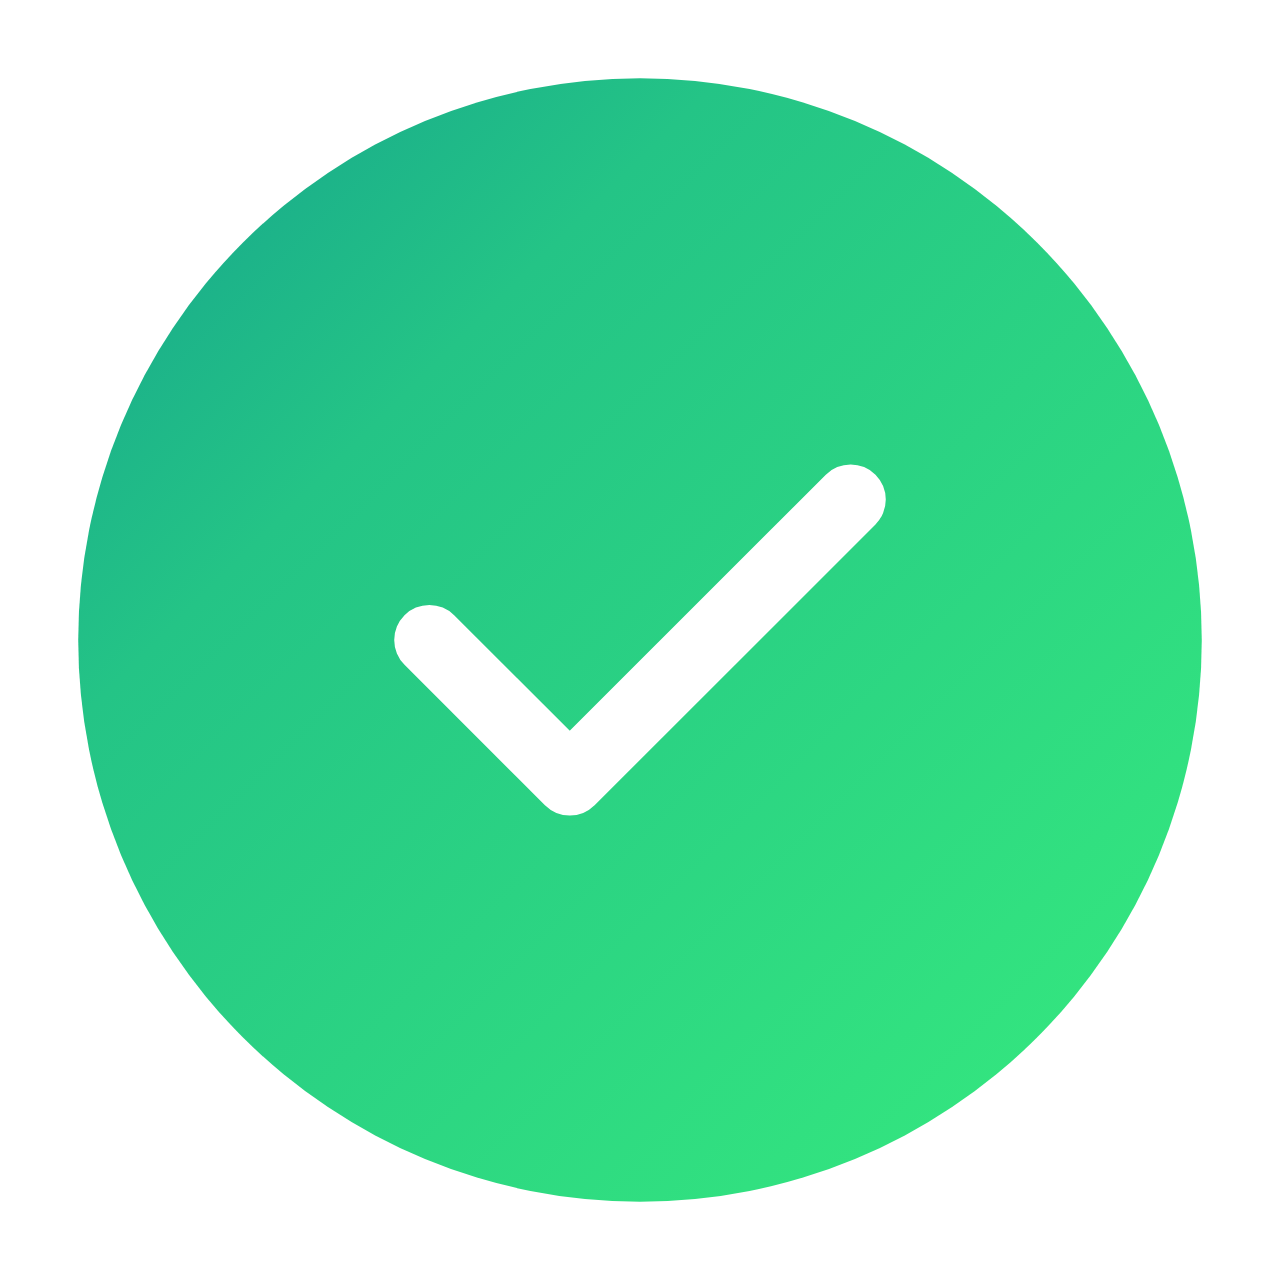
<file: gif.html>
<!DOCTYPE html>
<html lang="en">
  <head>
    <meta charset="UTF-8" />
    <meta name="viewport" content="width=device-width, initial-scale=1.0" />
    <title>Payment Successful</title>
  </head>
  <body>
    <svg 
      xmlns="http://www.w3.org/2000/svg"
      viewBox="0 0 180 180"
      width="180"
      height="180"
      preserveAspectRatio="xMidYMid meet"
      style="
        width: 100%;
        height: 100%;
        transform: translate3d(0px, 0px, 0px);
        content-visibility: visible;
      "
    >
      <defs>
        <linearGradient
          id="gradient"
          spreadMethod="pad"
          gradientUnits="userSpaceOnUse"
          x1="0"
          y1="0"
          x2="180"
          y2="180"
        >
          <stop offset="0%" stop-color="rgb(17,153,142)"></stop>
          <stop offset="31%" stop-color="rgb(36,196,134)"></stop>
          <stop offset="100%" stop-color="rgb(56,239,125)"></stop>
        </linearGradient>
      </defs>
      <circle cx="90" cy="90" r="80" fill="url(#gradient)" />
      <path
        id="check"
        d="M60 90 L80 110 L120 70"
        fill="none"
        stroke="white"
        stroke-width="10"
        stroke-linecap="round"
        stroke-linejoin="round"
      >
        <animate
          attributeName="stroke-dasharray"
          from="0, 200"
          to="200, 0"
          dur="1s"
          fill="freeze"
        />
      </path>
    </svg>
  </body>
</html>
</file>
